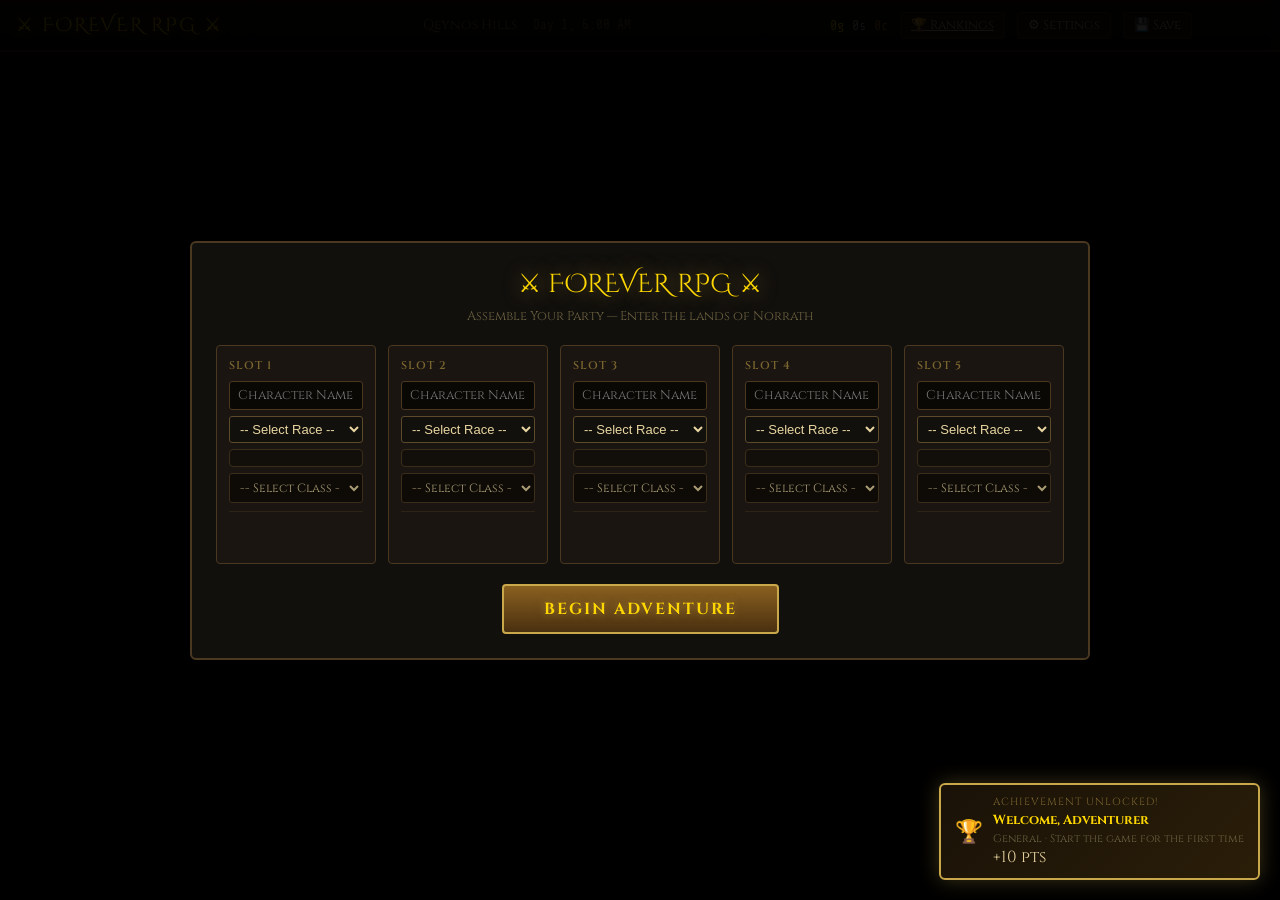
<file: index.html>
<!DOCTYPE html>
<html lang="en">
<head>
<meta charset="UTF-8">
<meta name="viewport" content="width=device-width, initial-scale=1.0">
<title>⚔ Forever RPG ⚔</title>
<link rel="stylesheet" href="css/style.css">
<link rel="stylesheet" href="css/tooltips.css">
<link rel="stylesheet" href="css/animations.css">
</head>
<body>

<!-- CHARACTER CREATION OVERLAY -->
<div id="creation-overlay">
  <div class="creation-container">
    <div class="creation-title">⚔ FOREVER RPG ⚔</div>
    <div class="creation-subtitle">Assemble Your Party — Enter the lands of Norrath</div>
    <div id="creation-slots"></div>
    <div class="creation-footer">
      <button id="begin-adventure-btn">Begin Adventure</button>
    </div>
  </div>
</div>

<!-- TOP BAR -->
<div id="top-bar">
  <div id="logo">⚔ FOREVER RPG ⚔</div>
  <div id="top-center">
    <span id="current-zone-name">Qeynos Hills</span>
    <span id="game-clock">Day 1, 6:00 AM</span>
  </div>
  <div id="top-right">
    <div id="wallet"><span class="gold-amount">0g</span><span class="silver-amount">0s</span><span class="copper-amount">0c</span></div>
    <!-- NOTE: This game must be served via a local HTTP server (e.g. VS Code Live Server,
         `npx serve`, or `python -m http.server`) — do NOT open index.html directly as a
         file:// URL, as browsers treat every file:// path as a unique security origin and
         may block cross-origin loads and other features. -->
    <a href="ranking.html" target="_blank" rel="noopener noreferrer" class="top-btn">🏆 Rankings</a>
    <button class="top-btn" id="settings-btn">⚙ Settings</button>
    <button class="top-btn" id="save-btn">💾 Save</button>
    <span id="save-indicator"></span>
  </div>
</div>

<!-- MAIN GAME CONTAINER -->
<div id="game-container" style="display:none">

  <!-- LEFT SIDEBAR -->
  <div id="left-sidebar">
    <div class="panel" id="zone-panel">
      <div class="panel-header">
        <span class="panel-title">📍 Zone</span>
        <button class="collapse-btn">▲</button>
      </div>
      <div class="panel-body" style="padding:0">
        <div id="zone-minimap"></div>
        <div id="zone-info"></div>
      </div>
    </div>

    <div class="panel" id="party-panel">
      <div class="panel-header">
        <span class="panel-title">⚔ Party</span>
        <button class="collapse-btn">▲</button>
      </div>
      <div class="panel-body" style="padding:0">
        <div id="party-roster"></div>
      </div>
    </div>

    <div class="panel" id="kills-panel">
      <div class="panel-header">
        <span class="panel-title">💀 Kill Count</span>
        <button class="collapse-btn">▲</button>
      </div>
      <div class="panel-body">
        <div id="kill-counts"></div>
      </div>
    </div>

    <div class="panel" id="who-online-panel">
      <div class="panel-header">
        <span class="panel-title">👥 Who's Online</span>
        <button class="collapse-btn">▲</button>
      </div>
      <div class="panel-body" style="padding:0">
        <div id="who-online-list"></div>
      </div>
    </div>

    <div class="panel" id="monster-log-panel">
      <div class="panel-header">
        <span class="panel-title">📖 Monster Log</span>
        <button class="collapse-btn">▲</button>
      </div>
      <div class="panel-body" id="monster-log-body"></div>
    </div>

    <div class="panel" id="quest-log-panel">
      <div class="panel-header">
        <span class="panel-title">📜 Quest Log</span>
        <button class="collapse-btn">▲</button>
      </div>
      <div class="panel-body" style="padding:0">
        <div id="quest-log"></div>
      </div>
    </div>
  </div>

  <!-- CENTER PANEL -->
  <div id="center-panel">
    <!-- City Panel (shown when in Qeynos) -->
    <div id="city-panel" style="display:none">
      <div class="city-panel-header">🏙 Qeynos — The City of Honor</div>
      <div id="city-online-count"></div>
      <div id="city-revive-section"></div>
      <div class="city-tabs">
        <button class="city-tab-btn active" data-city-tab="bank">🏦 Bank</button>
        <button class="city-tab-btn" data-city-tab="market">🛒 Market</button>
        <button class="city-tab-btn" data-city-tab="guild">⚔ Guild</button>
        <button class="city-tab-btn" data-city-tab="players">👥 Players</button>
        <button class="city-tab-btn" data-city-tab="leaderboard">🏆 Rankings</button>
        <button class="city-tab-btn" data-city-tab="tradeskills">🔨 Tradeskills</button>
        <button class="city-tab-btn" data-city-tab="gathering">⛏️ Gathering</button>
      </div>
      <div id="city-tab-bank"        class="city-tab-content"></div>
      <div id="city-tab-market"      class="city-tab-content" style="display:none"></div>
      <div id="city-tab-guild"       class="city-tab-content" style="display:none"></div>
      <div id="city-tab-players"     class="city-tab-content" style="display:none"></div>
      <div id="city-tab-leaderboard" class="city-tab-content" style="display:none"></div>
      <div id="city-tab-tradeskills" class="city-tab-content" style="display:none"></div>
      <div id="city-tab-gathering"   class="city-tab-content" style="display:none"></div>
    </div>

    <div id="world-feed"></div>

    <div id="combat-area">
      <div id="enemy-list"><div class="no-enemy">Select an enemy below to begin combat</div></div>
      <button id="stop-combat-btn" class="btn-stop-combat" title="Stop fighting and stand down" disabled>⛔ Stop Fighting</button>
      <div class="combat-btn-row">
        <button id="sit-btn" class="btn-sit" title="Sit to meditate and recover mana faster" disabled>🧘 Sit</button>
        <button id="pull-btn" class="btn-pull" title="Send puller to fetch the selected enemy" disabled>🎯 Pull</button>
        <button id="set-camp-btn" class="btn-camp" title="Set camp on selected enemy">⛺ Set Camp</button>
        <button id="descend-btn" class="btn-descend" title="Descend to the next dungeon floor" style="display:none">⬇ Descend</button>
      </div>
      <div id="camp-indicator" style="display:none"></div>
    </div>

    <!-- SPELL HOTBAR -->
    <div id="hotbar-container">
      <div id="hotbar"></div>
      <div id="hotbar-char-label"></div>
    </div>

    <div id="combat-log-container">
      <div id="combat-log-header">⚔ Combat Log</div>
      <div id="combat-log-tabs"></div>
      <div id="combat-log"></div>
    </div>

    <div id="zone-chat-container">
      <div id="zone-chat-header">💬 Zone Chat</div>
      <div id="zone-chat-log"></div>
    </div>

    <div id="loot-display"></div>

    <div id="enemy-grid-container">
      <div id="enemy-grid-header">⚔ Select Enemy</div>
      <div id="enemy-grid"></div>
    </div>
  </div>

  <!-- RIGHT SIDEBAR -->
  <div id="right-sidebar">
    <div class="panel" id="inspect-panel">
      <div class="panel-header">
        <span class="panel-title">👤 Character</span>
        <button class="collapse-btn">▲</button>
      </div>
      <div class="panel-body" style="padding:0">
        <div id="char-inspect"></div>
      </div>
    </div>

    <div class="panel" id="stats-panel-wrap">
      <div class="panel-header">
        <span class="panel-title">📊 Stats</span>
        <button class="collapse-btn">▲</button>
      </div>
      <div class="panel-body" style="padding:0">
        <div id="stats-panel"></div>
      </div>
    </div>

    <div class="panel" id="equip-panel-wrap">
      <div class="panel-header">
        <span class="panel-title">🗡 Equipment</span>
        <button class="collapse-btn">▲</button>
      </div>
      <div class="panel-body" style="padding:0">
        <div id="equipment-panel"></div>
      </div>
    </div>

    <div class="panel" id="spells-panel-wrap">
      <div class="panel-header">
        <span class="panel-title">✨ Abilities</span>
        <button class="collapse-btn">▲</button>
      </div>
      <div class="panel-body" style="padding:0">
        <div id="spells-panel"></div>
      </div>
    </div>

    <div class="panel" id="inventory-panel-wrap">
      <div class="panel-header">
        <span class="panel-title">🎒 Inventory</span>
        <button class="collapse-btn">▲</button>
      </div>
      <div class="panel-body">
        <div id="inventory-panel"></div>
      </div>
    </div>
  </div>

</div>

<!-- SETTINGS PANEL -->
<div id="settings-panel">
  <div class="settings-title">⚙ Settings</div>
  <div class="settings-row">
    <span class="settings-label">Auto-Loot</span>
    <input type="checkbox" id="autoloot-toggle" checked>
  </div>
  <div class="settings-row">
    <span class="settings-label">Combat Speed (ms)</span>
    <input type="range" id="combat-speed-slider" min="500" max="5000" step="500" value="2000">
  </div>
  <button class="settings-btn" id="export-save-btn">📤 Export Save</button>
  <button class="settings-btn" id="import-save-btn">📥 Import Save</button>
  <button class="settings-btn danger" id="delete-save-btn">🗑 Delete Save</button>
  <button class="settings-btn danger hard-reset" id="hard-reset-btn">🔴 Hard Reset (BETA ONLY)</button>
</div>

<!-- ACHIEVEMENT TOAST CONTAINER -->
<div id="achievement-toast-container"></div>

<!-- MODALS -->
<div class="modal" id="offline-modal"></div>

<div class="modal" id="export-modal">
  <div class="modal-content">
    <button class="modal-close">✕</button>
    <h2>Export Save</h2>
    <p>Copy this text to back up your save:</p>
    <textarea class="modal-textarea" id="export-textarea" readonly></textarea>
    <button class="btn-primary" id="export-copy-btn">Copy</button>
  </div>
</div>

<div class="modal" id="import-modal">
  <div class="modal-content">
    <button class="modal-close">✕</button>
    <h2>Import Save</h2>
    <p>Paste your exported save data below:</p>
    <textarea class="modal-textarea" id="import-textarea" placeholder="Paste save data here..."></textarea>
    <button class="btn-primary" id="import-submit-btn">Import</button>
  </div>
</div>

<div class="modal" id="ghost-inspect-modal" style="display:none">
  <div class="modal-content">
    <!-- Populated dynamically by showGhostInspectModal() in players.js -->
  </div>
</div>

<div class="modal" id="examine-modal" style="display:none">
  <div class="modal-content">
    <!-- Populated dynamically by showExamineModal() in ui.js -->
  </div>
</div>

<div class="modal" id="spell-examine-modal" style="display:none">
  <div class="modal-content">
    <!-- Populated dynamically by showSpellExamineModal() in ui.js -->
  </div>
</div>

<div class="modal" id="member-examine-modal" style="display:none">
  <div class="modal-content">
    <!-- Populated dynamically by showMemberExamineModal() in ui.js -->
  </div>
</div>

<!-- SCRIPTS — load order matters -->
<script src="js/races.js"></script>
<script src="js/classes.js"></script>
<script src="js/items.js"></script>
<script src="js/tradeskills.js"></script>
<script src="js/tradeskills-ui.js"></script>
<script src="js/gathering.js"></script>
<script src="js/gathering-ui.js"></script>
<script src="js/enemies.js"></script>
<script src="js/zones.js"></script>
<script src="js/sprites.js"></script>
<script src="js/stats.js"></script>
<script src="js/skills.js"></script>
<script src="js/party.js"></script>
<script src="js/pets.js"></script>
<script src="js/combat.js"></script>
<script src="js/city.js"></script>
<script src="js/save.js"></script>
<script src="js/tooltips.js"></script>
<script src="js/achievements.js"></script>
<script src="js/players.js"></script>
<script src="js/guilds.js"></script>
<script src="js/quests.js"></script>
<script src="js/quests-ui.js"></script>
<script src="js/ui.js"></script>
<script src="js/drag.js"></script>
<script src="js/game.js"></script>

</body>
</html>
</file>
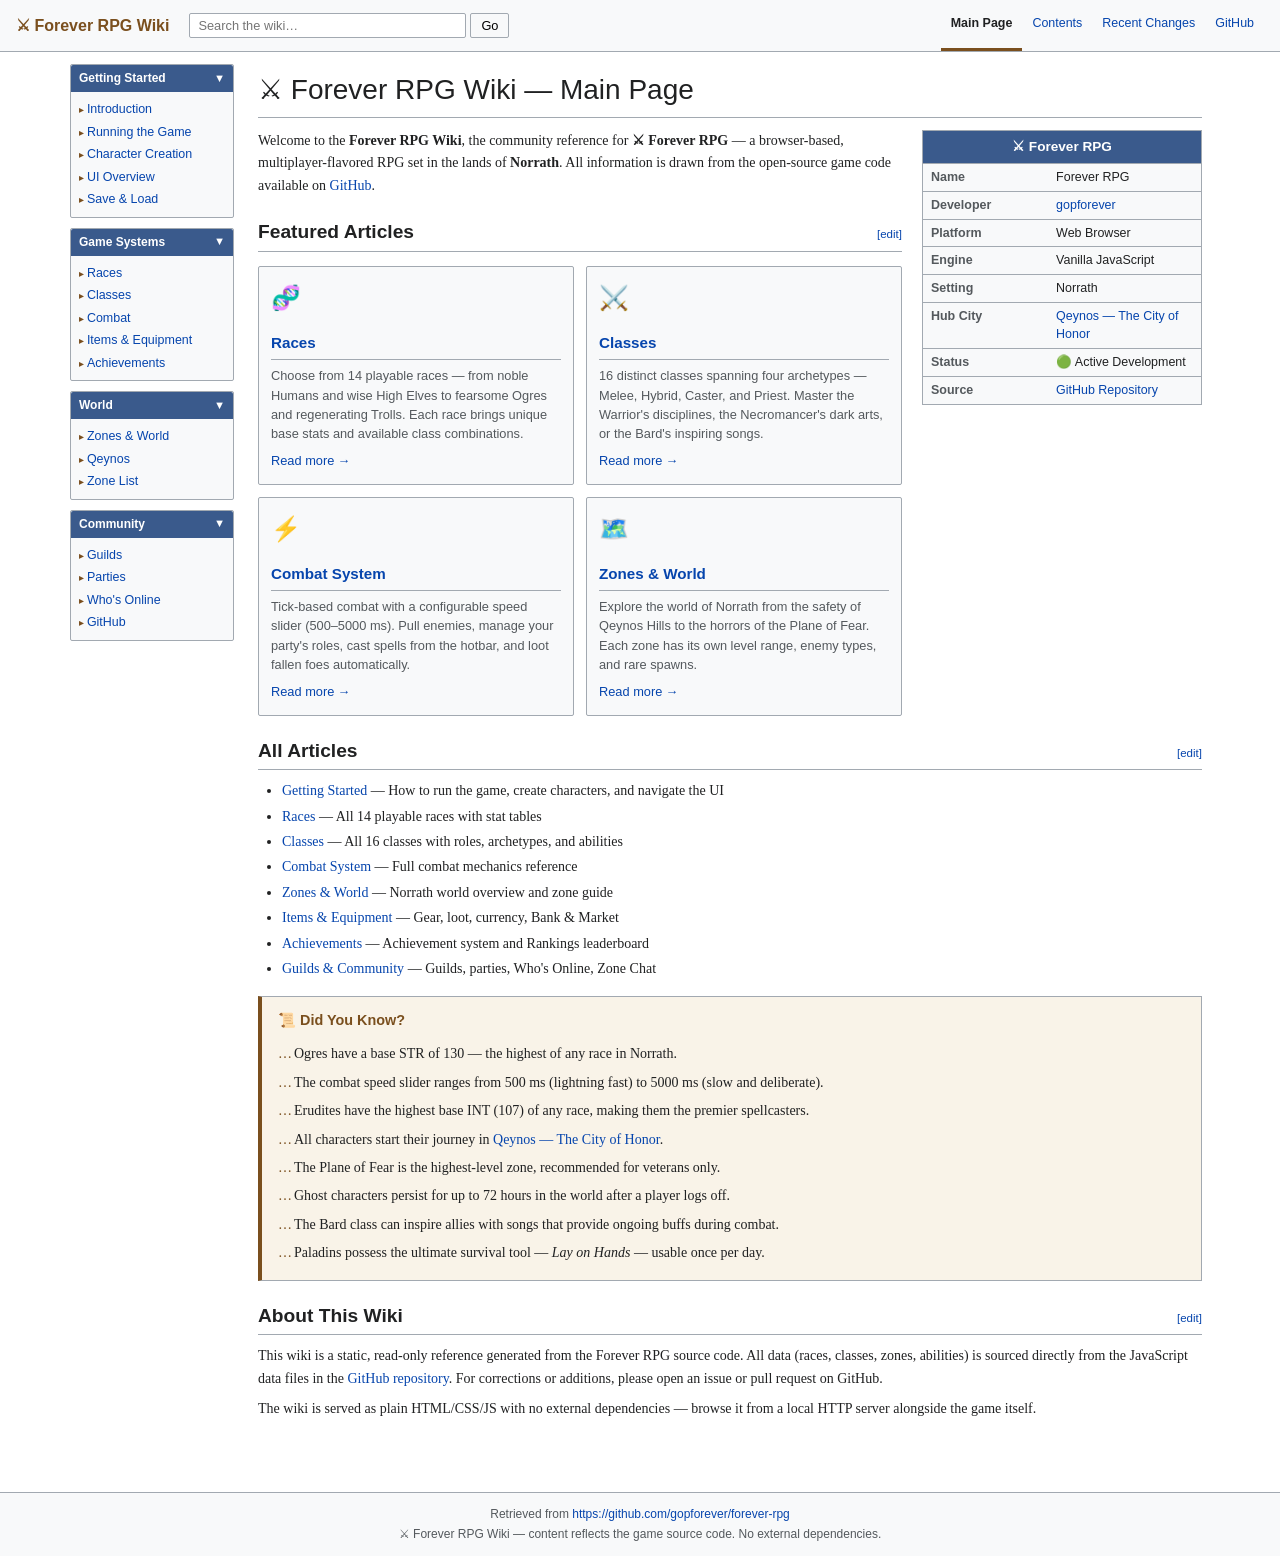
<file: wiki/index.html>
<!DOCTYPE html>
<html lang="en">
<head>
  <meta charset="UTF-8">
  <meta name="viewport" content="width=device-width, initial-scale=1.0">
  <title>Forever RPG Wiki</title>
  <link rel="stylesheet" href="./wiki.css">
</head>
<body>

<!-- ── Top Navigation Bar ─────────────────────────────────── -->
<nav class="wiki-topbar">
  <a href="./index.html" class="wiki-logo">⚔ Forever RPG Wiki</a>
  <form id="wiki-search-form" class="wiki-topbar-search" role="search">
    <input type="search" placeholder="Search the wiki…" aria-label="Search">
    <button type="submit">Go</button>
  </form>
  <ul class="wiki-topnav">
    <li><a href="./index.html">Main Page</a></li>
    <li><a href="./getting-started.html">Contents</a></li>
    <li><a href="./index.html#recent-changes">Recent Changes</a></li>
    <li><a href="https://github.com/gopforever/forever-rpg" target="_blank" rel="noopener">GitHub</a></li>
  </ul>
</nav>

<!-- ── Page Body ──────────────────────────────────────────── -->
<div class="wiki-body">

  <!-- Left Sidebar -->
  <aside class="wiki-sidebar">

    <div class="wiki-sidebar-portal">
      <div class="wiki-sidebar-portal-header">
        Getting Started <span class="toggle-icon">▼</span>
      </div>
      <div class="wiki-sidebar-portal-body">
        <ul>
          <li><a href="./getting-started.html">Introduction</a></li>
          <li><a href="./getting-started.html#running-the-game">Running the Game</a></li>
          <li><a href="./getting-started.html#character-creation">Character Creation</a></li>
          <li><a href="./getting-started.html#ui-overview">UI Overview</a></li>
          <li><a href="./getting-started.html#save-load">Save &amp; Load</a></li>
        </ul>
      </div>
    </div>

    <div class="wiki-sidebar-portal">
      <div class="wiki-sidebar-portal-header">
        Game Systems <span class="toggle-icon">▼</span>
      </div>
      <div class="wiki-sidebar-portal-body">
        <ul>
          <li><a href="./races.html">Races</a></li>
          <li><a href="./classes.html">Classes</a></li>
          <li><a href="./combat.html">Combat</a></li>
          <li><a href="./items.html">Items &amp; Equipment</a></li>
          <li><a href="./achievements.html">Achievements</a></li>
        </ul>
      </div>
    </div>

    <div class="wiki-sidebar-portal">
      <div class="wiki-sidebar-portal-header">
        World <span class="toggle-icon">▼</span>
      </div>
      <div class="wiki-sidebar-portal-body">
        <ul>
          <li><a href="./zones.html">Zones &amp; World</a></li>
          <li><a href="./zones.html#qeynos">Qeynos</a></li>
          <li><a href="./zones.html#zone-list">Zone List</a></li>
        </ul>
      </div>
    </div>

    <div class="wiki-sidebar-portal">
      <div class="wiki-sidebar-portal-header">
        Community <span class="toggle-icon">▼</span>
      </div>
      <div class="wiki-sidebar-portal-body">
        <ul>
          <li><a href="./guilds.html">Guilds</a></li>
          <li><a href="./guilds.html#party-system">Parties</a></li>
          <li><a href="./guilds.html#whos-online">Who's Online</a></li>
          <li><a href="https://github.com/gopforever/forever-rpg" target="_blank" rel="noopener">GitHub</a></li>
        </ul>
      </div>
    </div>

  </aside>

  <!-- Main Content -->
  <main class="wiki-content">

    <h1>⚔ Forever RPG Wiki — Main Page</h1>

    <!-- Infobox -->
    <div class="infobox">
      <div class="infobox-title">⚔ Forever RPG</div>
      <table>
        <tr><td>Name</td><td>Forever RPG</td></tr>
        <tr><td>Developer</td><td><a href="https://github.com/gopforever" target="_blank" rel="noopener">gopforever</a></td></tr>
        <tr><td>Platform</td><td>Web Browser</td></tr>
        <tr><td>Engine</td><td>Vanilla JavaScript</td></tr>
        <tr><td>Setting</td><td>Norrath</td></tr>
        <tr><td>Hub City</td><td><a href="./zones.html#qeynos">Qeynos — The City of Honor</a></td></tr>
        <tr><td>Status</td><td>🟢 Active Development</td></tr>
        <tr><td>Source</td><td><a href="https://github.com/gopforever/forever-rpg" target="_blank" rel="noopener">GitHub Repository</a></td></tr>
      </table>
    </div>

    <p>
      Welcome to the <b>Forever RPG Wiki</b>, the community reference for <b>⚔ Forever RPG</b> — a browser-based,
      multiplayer-flavored RPG set in the lands of <b>Norrath</b>. All information is drawn from the open-source
      game code available on <a href="https://github.com/gopforever/forever-rpg" target="_blank" rel="noopener">GitHub</a>.
    </p>

    <!-- Featured Articles -->
    <div class="article-section" id="featured">
      <h2>Featured Articles <a href="#featured" class="edit-link">edit</a></h2>
      <div class="featured-article-grid">
        <div class="featured-card">
          <div class="featured-icon">🧬</div>
          <h3><a href="./races.html">Races</a></h3>
          <p>Choose from 14 playable races — from noble Humans and wise High Elves to fearsome Ogres and regenerating Trolls. Each race brings unique base stats and available class combinations.</p>
          <a href="./races.html">Read more →</a>
        </div>
        <div class="featured-card">
          <div class="featured-icon">⚔️</div>
          <h3><a href="./classes.html">Classes</a></h3>
          <p>16 distinct classes spanning four archetypes — Melee, Hybrid, Caster, and Priest. Master the Warrior's disciplines, the Necromancer's dark arts, or the Bard's inspiring songs.</p>
          <a href="./classes.html">Read more →</a>
        </div>
        <div class="featured-card">
          <div class="featured-icon">⚡</div>
          <h3><a href="./combat.html">Combat System</a></h3>
          <p>Tick-based combat with a configurable speed slider (500–5000 ms). Pull enemies, manage your party's roles, cast spells from the hotbar, and loot fallen foes automatically.</p>
          <a href="./combat.html">Read more →</a>
        </div>
        <div class="featured-card">
          <div class="featured-icon">🗺️</div>
          <h3><a href="./zones.html">Zones &amp; World</a></h3>
          <p>Explore the world of Norrath from the safety of Qeynos Hills to the horrors of the Plane of Fear. Each zone has its own level range, enemy types, and rare spawns.</p>
          <a href="./zones.html">Read more →</a>
        </div>
      </div>
    </div>

    <!-- Quick Links -->
    <div class="article-section" id="quick-links">
      <h2>All Articles <a href="#quick-links" class="edit-link">edit</a></h2>
      <ul>
        <li><a href="./getting-started.html">Getting Started</a> — How to run the game, create characters, and navigate the UI</li>
        <li><a href="./races.html">Races</a> — All 14 playable races with stat tables</li>
        <li><a href="./classes.html">Classes</a> — All 16 classes with roles, archetypes, and abilities</li>
        <li><a href="./combat.html">Combat System</a> — Full combat mechanics reference</li>
        <li><a href="./zones.html">Zones &amp; World</a> — Norrath world overview and zone guide</li>
        <li><a href="./items.html">Items &amp; Equipment</a> — Gear, loot, currency, Bank &amp; Market</li>
        <li><a href="./achievements.html">Achievements</a> — Achievement system and Rankings leaderboard</li>
        <li><a href="./guilds.html">Guilds &amp; Community</a> — Guilds, parties, Who's Online, Zone Chat</li>
      </ul>
    </div>

    <!-- Did You Know -->
    <div class="did-you-know">
      <h3>📜 Did You Know?</h3>
      <ul>
        <li>Ogres have a base STR of 130 — the highest of any race in Norrath.</li>
        <li>The combat speed slider ranges from 500 ms (lightning fast) to 5000 ms (slow and deliberate).</li>
        <li>Erudites have the highest base INT (107) of any race, making them the premier spellcasters.</li>
        <li>All characters start their journey in <a href="./zones.html#qeynos">Qeynos — The City of Honor</a>.</li>
        <li>The Plane of Fear is the highest-level zone, recommended for veterans only.</li>
        <li>Ghost characters persist for up to 72 hours in the world after a player logs off.</li>
        <li>The Bard class can inspire allies with songs that provide ongoing buffs during combat.</li>
        <li>Paladins possess the ultimate survival tool — <em>Lay on Hands</em> — usable once per day.</li>
      </ul>
    </div>

    <!-- Recent Changes stub -->
    <div class="article-section" id="recent-changes">
      <h2>About This Wiki <a href="#recent-changes" class="edit-link">edit</a></h2>
      <p>
        This wiki is a static, read-only reference generated from the Forever RPG source code.
        All data (races, classes, zones, abilities) is sourced directly from the JavaScript data files
        in the <a href="https://github.com/gopforever/forever-rpg" target="_blank" rel="noopener">GitHub repository</a>.
        For corrections or additions, please open an issue or pull request on GitHub.
      </p>
      <p>
        The wiki is served as plain HTML/CSS/JS with no external dependencies — browse it from a local HTTP server
        alongside the game itself.
      </p>
    </div>

  </main>
</div>

<!-- Footer -->
<footer class="wiki-footer">
  <p>Retrieved from <a href="https://github.com/gopforever/forever-rpg" target="_blank" rel="noopener">https://github.com/gopforever/forever-rpg</a></p>
  <p>⚔ Forever RPG Wiki — content reflects the game source code. No external dependencies.</p>
</footer>

<script src="./wiki.js"></script>
</body>
</html>
</file>
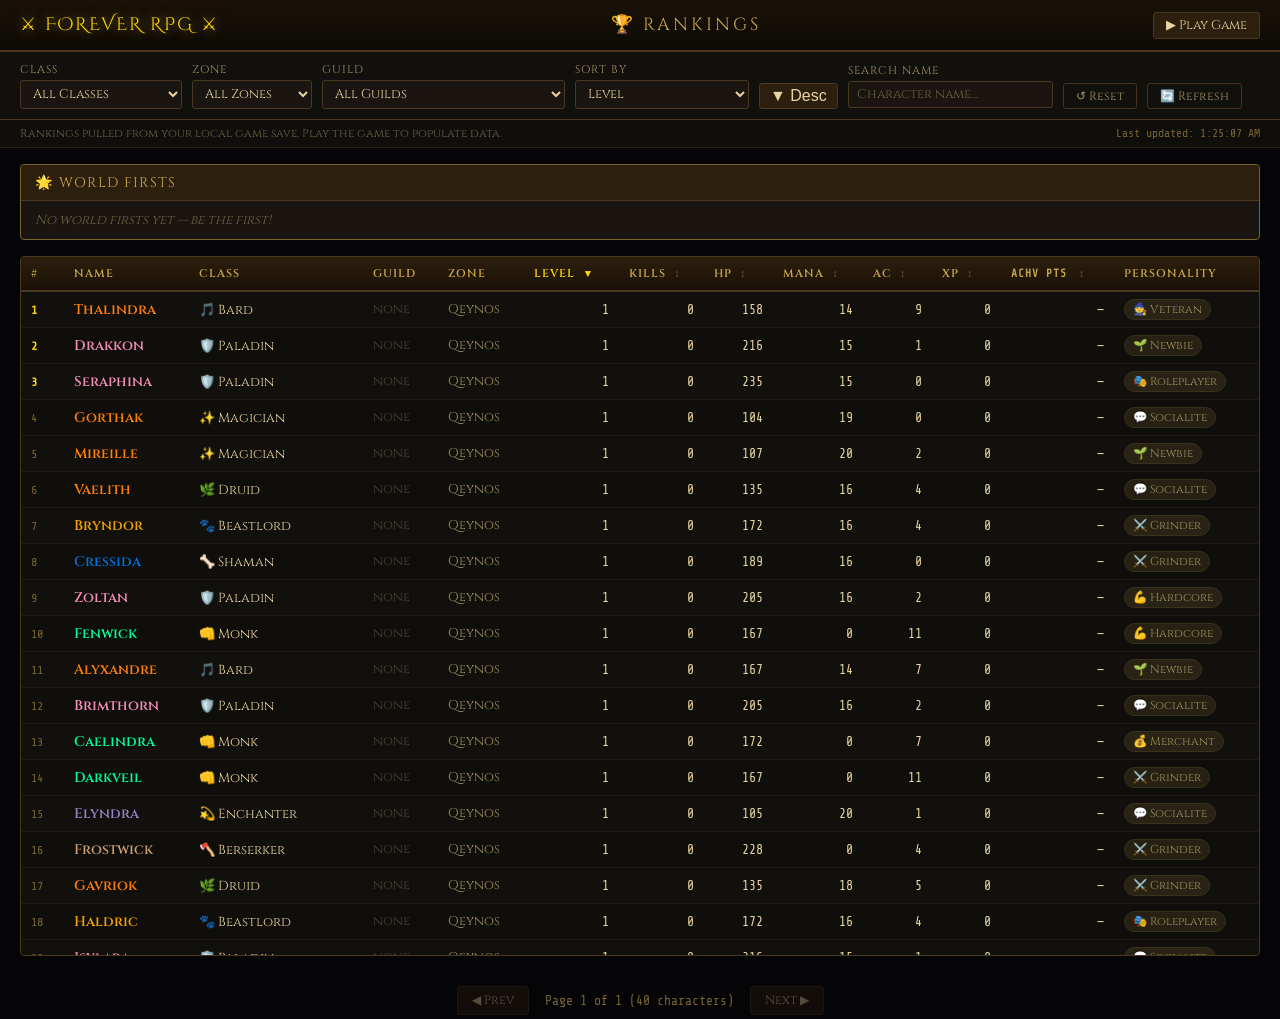
<file: ranking.html>
<!DOCTYPE html>
<html lang="en">
<head>
<meta charset="UTF-8">
<meta name="viewport" content="width=device-width, initial-scale=1.0">
<title>🏆 Forever RPG — Rankings</title>
<link rel="stylesheet" href="css/ranking.css">
</head>
<body>

<!-- TOP BAR -->
<div id="rank-top-bar">
  <a id="rank-logo" href="index.html">⚔ FOREVER RPG ⚔</a>
  <div id="rank-title">🏆 Rankings</div>
  <div id="rank-top-right">
    <a href="index.html" class="rank-top-btn">▶ Play Game</a>
  </div>
</div>

<!-- FILTER BAR -->
<div id="rank-filter-bar">

  <div class="rank-filter-group">
    <label for="rc-filter-class">Class</label>
    <select id="rc-filter-class" class="rank-select">
      <option value="">All Classes</option>
      <option value="warrior">⚔️ Warrior</option>
      <option value="paladin">🛡️ Paladin</option>
      <option value="shadowknight">💀 Shadowknight</option>
      <option value="ranger">🏹 Ranger</option>
      <option value="rogue">🗡️ Rogue</option>
      <option value="bard">🎵 Bard</option>
      <option value="monk">👊 Monk</option>
      <option value="wizard">🔮 Wizard</option>
      <option value="magician">✨ Magician</option>
      <option value="enchanter">💫 Enchanter</option>
      <option value="necromancer">☠️ Necromancer</option>
      <option value="cleric">✝️ Cleric</option>
      <option value="druid">🌿 Druid</option>
      <option value="shaman">🦴 Shaman</option>
      <option value="beastlord">🐾 Beastlord</option>
      <option value="berserker">🪓 Berserker</option>
    </select>
  </div>

  <div class="rank-filter-group">
    <label for="rc-filter-zone">Zone</label>
    <select id="rc-filter-zone" class="rank-select">
      <option value="">All Zones</option>
    </select>
  </div>

  <div class="rank-filter-group">
    <label for="rc-filter-guild">Guild</label>
    <select id="rc-filter-guild" class="rank-select">
      <option value="">All Guilds</option>
    </select>
  </div>

  <div class="rank-filter-group">
    <label for="rc-sort-by">Sort By</label>
    <select id="rc-sort-by" class="rank-select">
      <option value="level">Level</option>
      <option value="kills">Kills</option>
      <option value="xp">XP</option>
      <option value="gold">Gold</option>
      <option value="aa" disabled>AA (not tracked)</option>
      <option value="hp">HP</option>
      <option value="mana">Mana</option>
      <option value="ac">AC</option>
      <option value="achievementPts">Achievement Points</option>
    </select>
  </div>

  <button id="rank-sort-dir-btn">▼ Desc</button>

  <div class="rank-filter-group">
    <label for="rc-search">Search Name</label>
    <input id="rc-search" class="rank-input" type="text" placeholder="Character name…">
  </div>

  <button id="rank-reset-btn">↺ Reset</button>
  <button id="rank-refresh-btn">🔄 Refresh</button>

</div>

<!-- NOTICE BAR -->
<div id="rank-notice">
  <span>Rankings pulled from your local game save. Play the game to populate data.</span>
  <span id="rank-last-updated">Last updated: —</span>
</div>

<!-- MAIN CONTENT (table injected here by JS) -->
<div id="rank-main">
  <div id="rank-world-firsts"></div>
  <div id="rc-content"></div>
</div>

<!-- PAGINATION -->
<div id="rank-pagination" style="display:none">
  <button class="rank-page-btn" id="rc-prev-btn" disabled>◀ Prev</button>
  <span id="rank-page-indicator">Page 1 of 1</span>
  <button class="rank-page-btn" id="rc-next-btn" disabled>Next ▶</button>
</div>

<script src="js/ranking.js"></script>
</body>
</html>
</file>
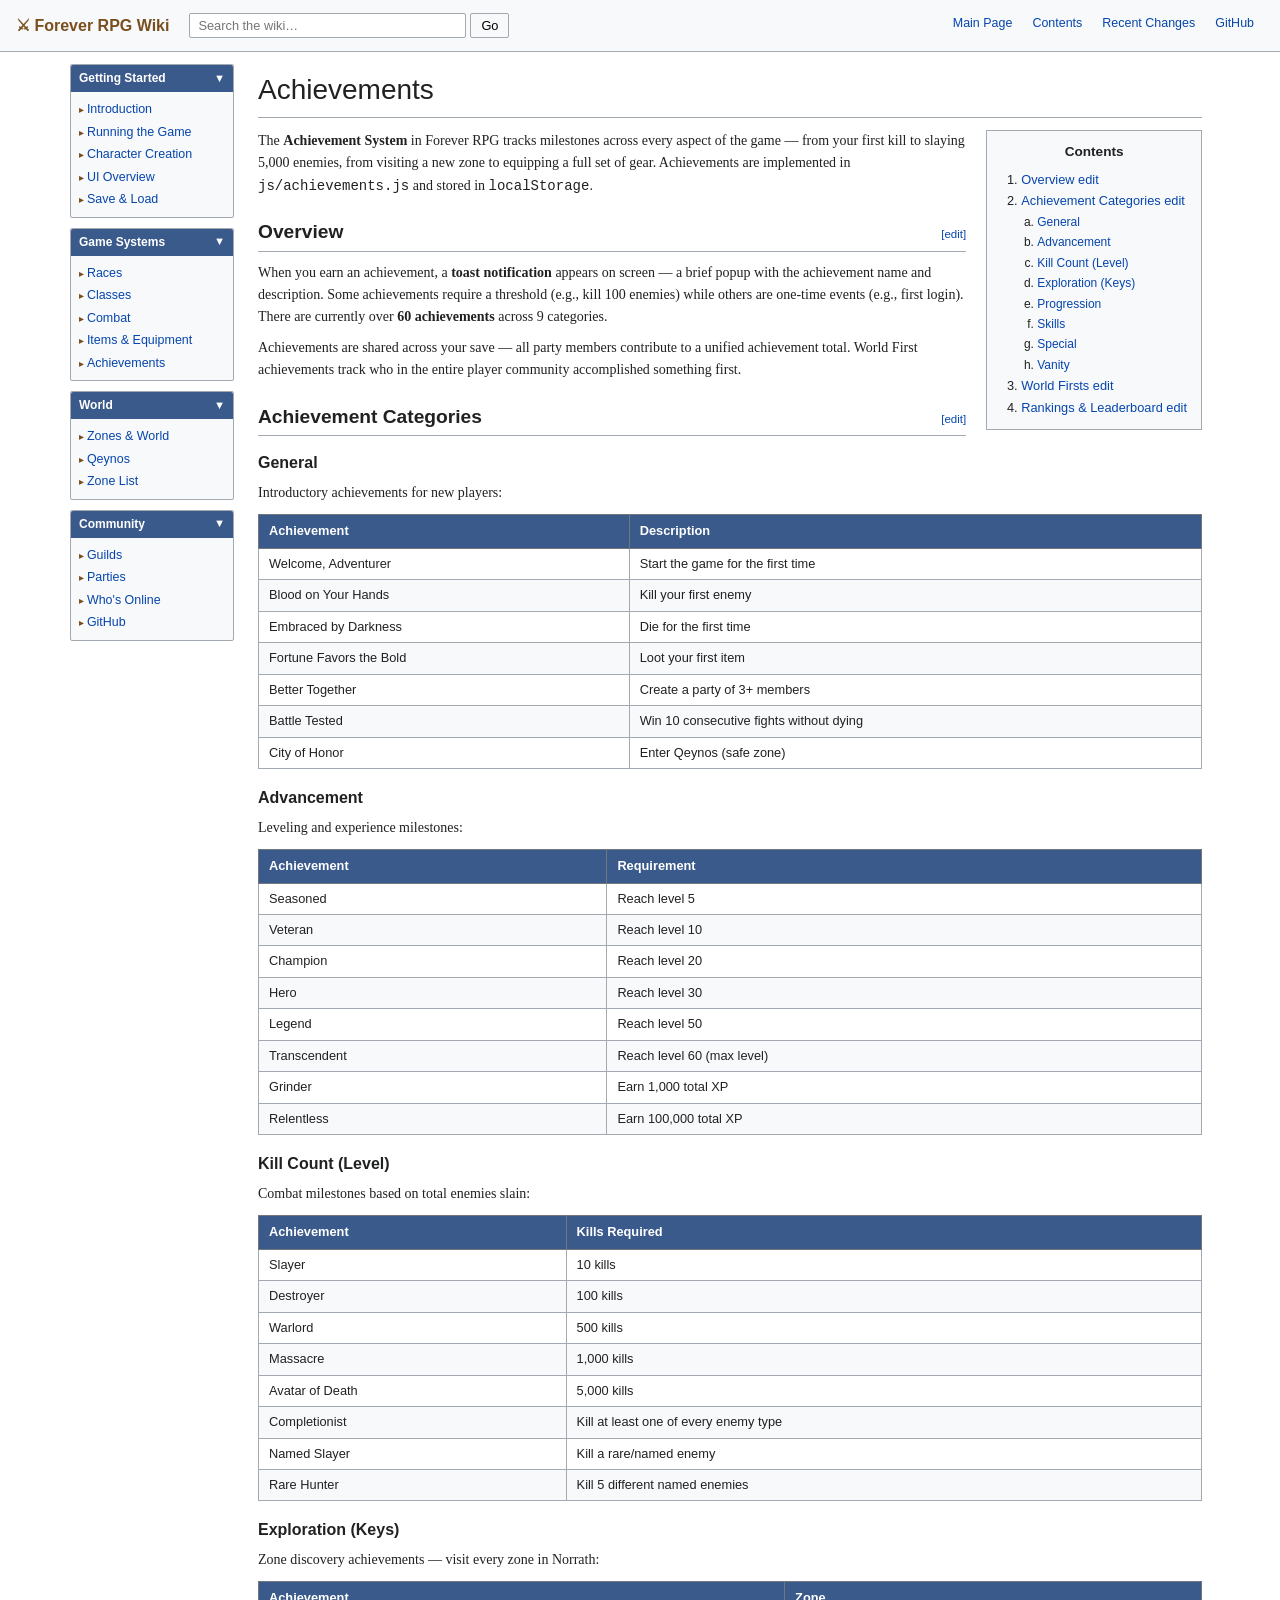
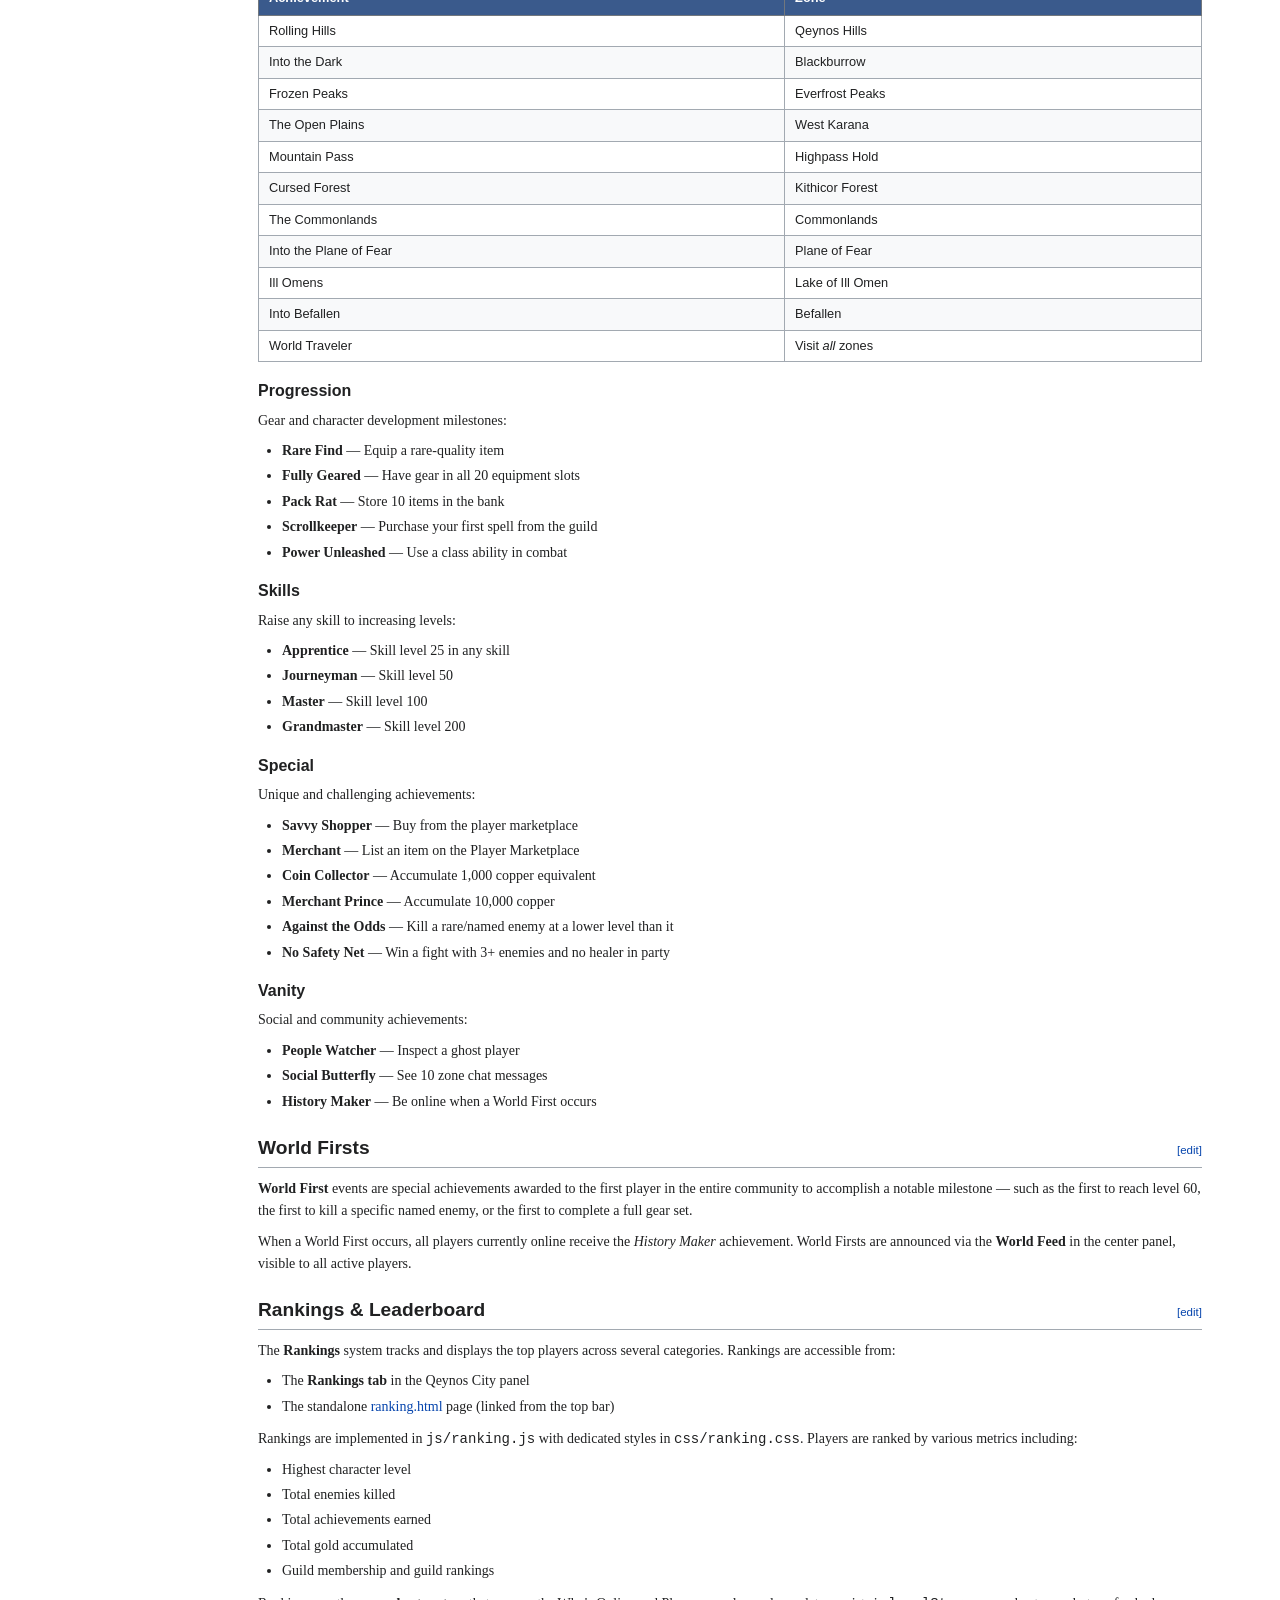
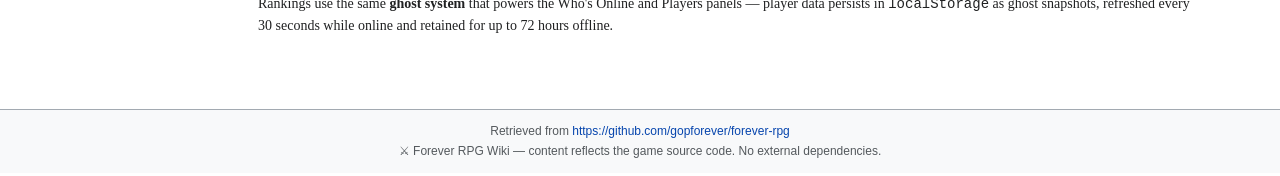
<file: wiki/achievements.html>
<!DOCTYPE html>
<html lang="en">
<head>
  <meta charset="UTF-8">
  <meta name="viewport" content="width=device-width, initial-scale=1.0">
  <title>Achievements — Forever RPG Wiki</title>
  <link rel="stylesheet" href="./wiki.css">
</head>
<body>

<nav class="wiki-topbar">
  <a href="./index.html" class="wiki-logo">⚔ Forever RPG Wiki</a>
  <form id="wiki-search-form" class="wiki-topbar-search" role="search">
    <input type="search" placeholder="Search the wiki…" aria-label="Search">
    <button type="submit">Go</button>
  </form>
  <ul class="wiki-topnav">
    <li><a href="./index.html">Main Page</a></li>
    <li><a href="./getting-started.html">Contents</a></li>
    <li><a href="./index.html#recent-changes">Recent Changes</a></li>
    <li><a href="https://github.com/gopforever/forever-rpg" target="_blank" rel="noopener">GitHub</a></li>
  </ul>
</nav>

<div class="wiki-body">

  <aside class="wiki-sidebar">
    <div class="wiki-sidebar-portal">
      <div class="wiki-sidebar-portal-header">Getting Started <span class="toggle-icon">▼</span></div>
      <div class="wiki-sidebar-portal-body">
        <ul>
          <li><a href="./getting-started.html">Introduction</a></li>
          <li><a href="./getting-started.html#running-the-game">Running the Game</a></li>
          <li><a href="./getting-started.html#character-creation">Character Creation</a></li>
          <li><a href="./getting-started.html#ui-overview">UI Overview</a></li>
          <li><a href="./getting-started.html#save-load">Save &amp; Load</a></li>
        </ul>
      </div>
    </div>
    <div class="wiki-sidebar-portal">
      <div class="wiki-sidebar-portal-header">Game Systems <span class="toggle-icon">▼</span></div>
      <div class="wiki-sidebar-portal-body">
        <ul>
          <li><a href="./races.html">Races</a></li>
          <li><a href="./classes.html">Classes</a></li>
          <li><a href="./combat.html">Combat</a></li>
          <li><a href="./items.html">Items &amp; Equipment</a></li>
          <li><a href="./achievements.html">Achievements</a></li>
        </ul>
      </div>
    </div>
    <div class="wiki-sidebar-portal">
      <div class="wiki-sidebar-portal-header">World <span class="toggle-icon">▼</span></div>
      <div class="wiki-sidebar-portal-body">
        <ul>
          <li><a href="./zones.html">Zones &amp; World</a></li>
          <li><a href="./zones.html#qeynos">Qeynos</a></li>
          <li><a href="./zones.html#zone-list">Zone List</a></li>
        </ul>
      </div>
    </div>
    <div class="wiki-sidebar-portal">
      <div class="wiki-sidebar-portal-header">Community <span class="toggle-icon">▼</span></div>
      <div class="wiki-sidebar-portal-body">
        <ul>
          <li><a href="./guilds.html">Guilds</a></li>
          <li><a href="./guilds.html#party-system">Parties</a></li>
          <li><a href="./guilds.html#whos-online">Who's Online</a></li>
          <li><a href="https://github.com/gopforever/forever-rpg" target="_blank" rel="noopener">GitHub</a></li>
        </ul>
      </div>
    </div>
  </aside>

  <main class="wiki-content">

    <h1>Achievements</h1>

    <div class="toc" id="wiki-toc">
      <div class="toc-title">Contents</div>
    </div>

    <p>
      The <b>Achievement System</b> in Forever RPG tracks milestones across every aspect of the game —
      from your first kill to slaying 5,000 enemies, from visiting a new zone to equipping a full set
      of gear. Achievements are implemented in <code>js/achievements.js</code> and stored in
      <code>localStorage</code>.
    </p>

    <div class="article-section" id="overview">
      <h2>Overview <a href="#overview" class="edit-link">edit</a></h2>
      <p>
        When you earn an achievement, a <b>toast notification</b> appears on screen — a brief popup
        with the achievement name and description. Some achievements require a threshold (e.g., kill 100
        enemies) while others are one-time events (e.g., first login). There are currently over
        <b>60 achievements</b> across 9 categories.
      </p>
      <p>
        Achievements are shared across your save — all party members contribute to a unified achievement
        total. World First achievements track who in the entire player community accomplished something first.
      </p>
    </div>

    <div class="article-section" id="categories">
      <h2>Achievement Categories <a href="#categories" class="edit-link">edit</a></h2>

      <h3 id="general">General</h3>
      <p>Introductory achievements for new players:</p>
      <table class="wiki-table">
        <thead><tr><th>Achievement</th><th>Description</th></tr></thead>
        <tbody>
          <tr><td>Welcome, Adventurer</td><td>Start the game for the first time</td></tr>
          <tr><td>Blood on Your Hands</td><td>Kill your first enemy</td></tr>
          <tr><td>Embraced by Darkness</td><td>Die for the first time</td></tr>
          <tr><td>Fortune Favors the Bold</td><td>Loot your first item</td></tr>
          <tr><td>Better Together</td><td>Create a party of 3+ members</td></tr>
          <tr><td>Battle Tested</td><td>Win 10 consecutive fights without dying</td></tr>
          <tr><td>City of Honor</td><td>Enter Qeynos (safe zone)</td></tr>
        </tbody>
      </table>

      <h3 id="advancement">Advancement</h3>
      <p>Leveling and experience milestones:</p>
      <table class="wiki-table">
        <thead><tr><th>Achievement</th><th>Requirement</th></tr></thead>
        <tbody>
          <tr><td>Seasoned</td><td>Reach level 5</td></tr>
          <tr><td>Veteran</td><td>Reach level 10</td></tr>
          <tr><td>Champion</td><td>Reach level 20</td></tr>
          <tr><td>Hero</td><td>Reach level 30</td></tr>
          <tr><td>Legend</td><td>Reach level 50</td></tr>
          <tr><td>Transcendent</td><td>Reach level 60 (max level)</td></tr>
          <tr><td>Grinder</td><td>Earn 1,000 total XP</td></tr>
          <tr><td>Relentless</td><td>Earn 100,000 total XP</td></tr>
        </tbody>
      </table>

      <h3 id="kills">Kill Count (Level)</h3>
      <p>Combat milestones based on total enemies slain:</p>
      <table class="wiki-table">
        <thead><tr><th>Achievement</th><th>Kills Required</th></tr></thead>
        <tbody>
          <tr><td>Slayer</td><td>10 kills</td></tr>
          <tr><td>Destroyer</td><td>100 kills</td></tr>
          <tr><td>Warlord</td><td>500 kills</td></tr>
          <tr><td>Massacre</td><td>1,000 kills</td></tr>
          <tr><td>Avatar of Death</td><td>5,000 kills</td></tr>
          <tr><td>Completionist</td><td>Kill at least one of every enemy type</td></tr>
          <tr><td>Named Slayer</td><td>Kill a rare/named enemy</td></tr>
          <tr><td>Rare Hunter</td><td>Kill 5 different named enemies</td></tr>
        </tbody>
      </table>

      <h3 id="exploration">Exploration (Keys)</h3>
      <p>Zone discovery achievements — visit every zone in Norrath:</p>
      <table class="wiki-table">
        <thead><tr><th>Achievement</th><th>Zone</th></tr></thead>
        <tbody>
          <tr><td>Rolling Hills</td><td>Qeynos Hills</td></tr>
          <tr><td>Into the Dark</td><td>Blackburrow</td></tr>
          <tr><td>Frozen Peaks</td><td>Everfrost Peaks</td></tr>
          <tr><td>The Open Plains</td><td>West Karana</td></tr>
          <tr><td>Mountain Pass</td><td>Highpass Hold</td></tr>
          <tr><td>Cursed Forest</td><td>Kithicor Forest</td></tr>
          <tr><td>The Commonlands</td><td>Commonlands</td></tr>
          <tr><td>Into the Plane of Fear</td><td>Plane of Fear</td></tr>
          <tr><td>Ill Omens</td><td>Lake of Ill Omen</td></tr>
          <tr><td>Into Befallen</td><td>Befallen</td></tr>
          <tr><td>World Traveler</td><td>Visit <em>all</em> zones</td></tr>
        </tbody>
      </table>

      <h3 id="progression">Progression</h3>
      <p>Gear and character development milestones:</p>
      <ul>
        <li><b>Rare Find</b> — Equip a rare-quality item</li>
        <li><b>Fully Geared</b> — Have gear in all 20 equipment slots</li>
        <li><b>Pack Rat</b> — Store 10 items in the bank</li>
        <li><b>Scrollkeeper</b> — Purchase your first spell from the guild</li>
        <li><b>Power Unleashed</b> — Use a class ability in combat</li>
      </ul>

      <h3 id="skills-ach">Skills</h3>
      <p>Raise any skill to increasing levels:</p>
      <ul>
        <li><b>Apprentice</b> — Skill level 25 in any skill</li>
        <li><b>Journeyman</b> — Skill level 50</li>
        <li><b>Master</b> — Skill level 100</li>
        <li><b>Grandmaster</b> — Skill level 200</li>
      </ul>

      <h3 id="special">Special</h3>
      <p>Unique and challenging achievements:</p>
      <ul>
        <li><b>Savvy Shopper</b> — Buy from the player marketplace</li>
        <li><b>Merchant</b> — List an item on the Player Marketplace</li>
        <li><b>Coin Collector</b> — Accumulate 1,000 copper equivalent</li>
        <li><b>Merchant Prince</b> — Accumulate 10,000 copper</li>
        <li><b>Against the Odds</b> — Kill a rare/named enemy at a lower level than it</li>
        <li><b>No Safety Net</b> — Win a fight with 3+ enemies and no healer in party</li>
      </ul>

      <h3 id="vanity">Vanity</h3>
      <p>Social and community achievements:</p>
      <ul>
        <li><b>People Watcher</b> — Inspect a ghost player</li>
        <li><b>Social Butterfly</b> — See 10 zone chat messages</li>
        <li><b>History Maker</b> — Be online when a World First occurs</li>
      </ul>
    </div>

    <div class="article-section" id="world-firsts">
      <h2>World Firsts <a href="#world-firsts" class="edit-link">edit</a></h2>
      <p>
        <b>World First</b> events are special achievements awarded to the first player in the entire
        community to accomplish a notable milestone — such as the first to reach level 60, the first
        to kill a specific named enemy, or the first to complete a full gear set.
      </p>
      <p>
        When a World First occurs, all players currently online receive the <em>History Maker</em>
        achievement. World Firsts are announced via the <b>World Feed</b> in the center panel, visible
        to all active players.
      </p>
    </div>

    <div class="article-section" id="rankings">
      <h2>Rankings &amp; Leaderboard <a href="#rankings" class="edit-link">edit</a></h2>
      <p>
        The <b>Rankings</b> system tracks and displays the top players across several categories.
        Rankings are accessible from:
      </p>
      <ul>
        <li>The <b>Rankings tab</b> in the Qeynos City panel</li>
        <li>The standalone <a href="../ranking.html">ranking.html</a> page (linked from the top bar)</li>
      </ul>
      <p>
        Rankings are implemented in <code>js/ranking.js</code> with dedicated styles in
        <code>css/ranking.css</code>. Players are ranked by various metrics including:
      </p>
      <ul>
        <li>Highest character level</li>
        <li>Total enemies killed</li>
        <li>Total achievements earned</li>
        <li>Total gold accumulated</li>
        <li>Guild membership and guild rankings</li>
      </ul>
      <p>
        Rankings use the same <b>ghost system</b> that powers the Who's Online and Players panels —
        player data persists in <code>localStorage</code> as ghost snapshots, refreshed every 30 seconds
        while online and retained for up to 72 hours offline.
      </p>
    </div>

  </main>
</div>

<footer class="wiki-footer">
  <p>Retrieved from <a href="https://github.com/gopforever/forever-rpg" target="_blank" rel="noopener">https://github.com/gopforever/forever-rpg</a></p>
  <p>⚔ Forever RPG Wiki — content reflects the game source code. No external dependencies.</p>
</footer>

<script src="./wiki.js"></script>
</body>
</html>
</file>
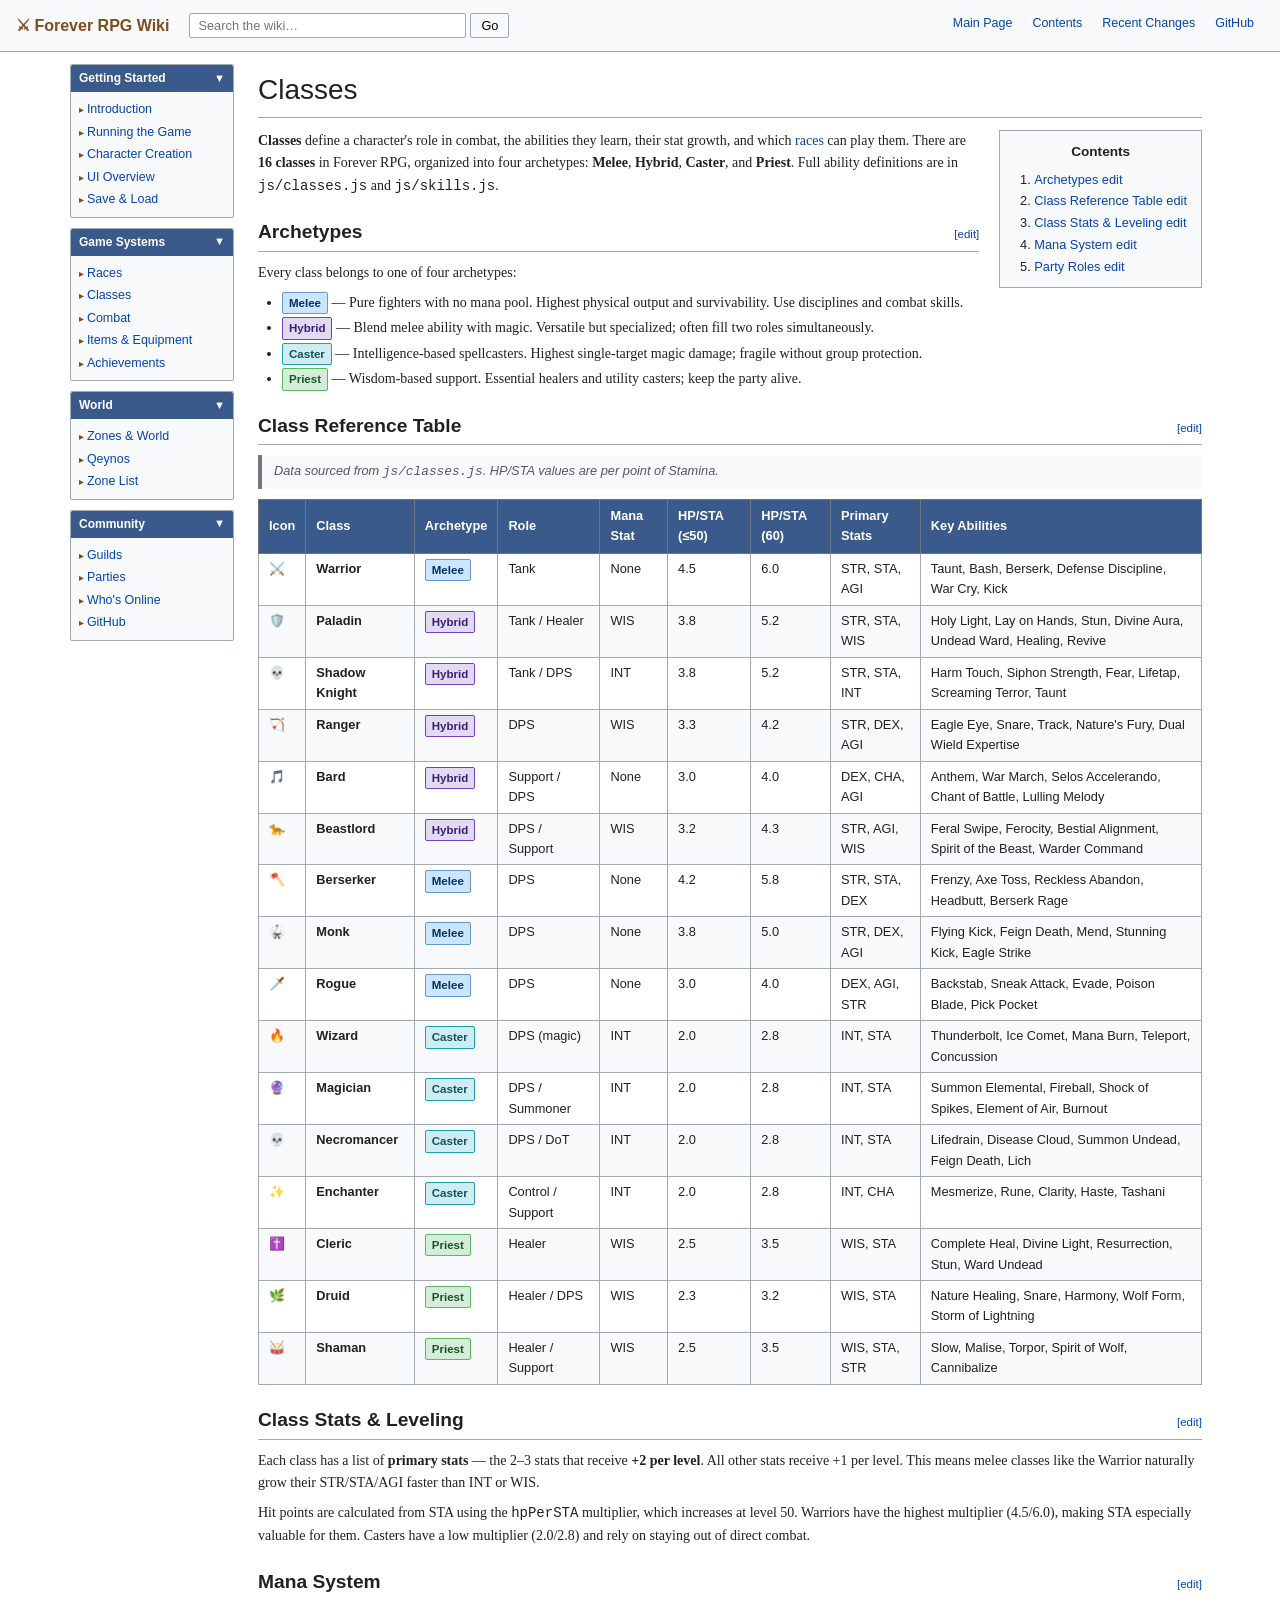
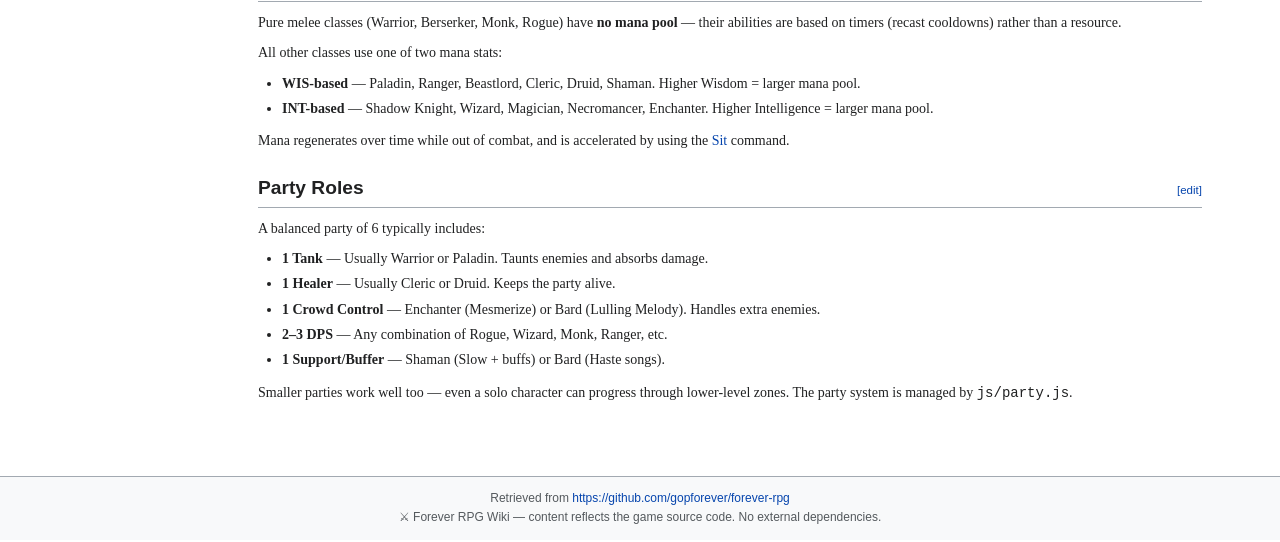
<file: wiki/classes.html>
<!DOCTYPE html>
<html lang="en">
<head>
  <meta charset="UTF-8">
  <meta name="viewport" content="width=device-width, initial-scale=1.0">
  <title>Classes — Forever RPG Wiki</title>
  <link rel="stylesheet" href="./wiki.css">
</head>
<body>

<nav class="wiki-topbar">
  <a href="./index.html" class="wiki-logo">⚔ Forever RPG Wiki</a>
  <form id="wiki-search-form" class="wiki-topbar-search" role="search">
    <input type="search" placeholder="Search the wiki…" aria-label="Search">
    <button type="submit">Go</button>
  </form>
  <ul class="wiki-topnav">
    <li><a href="./index.html">Main Page</a></li>
    <li><a href="./getting-started.html">Contents</a></li>
    <li><a href="./index.html#recent-changes">Recent Changes</a></li>
    <li><a href="https://github.com/gopforever/forever-rpg" target="_blank" rel="noopener">GitHub</a></li>
  </ul>
</nav>

<div class="wiki-body">

  <aside class="wiki-sidebar">
    <div class="wiki-sidebar-portal">
      <div class="wiki-sidebar-portal-header">Getting Started <span class="toggle-icon">▼</span></div>
      <div class="wiki-sidebar-portal-body">
        <ul>
          <li><a href="./getting-started.html">Introduction</a></li>
          <li><a href="./getting-started.html#running-the-game">Running the Game</a></li>
          <li><a href="./getting-started.html#character-creation">Character Creation</a></li>
          <li><a href="./getting-started.html#ui-overview">UI Overview</a></li>
          <li><a href="./getting-started.html#save-load">Save &amp; Load</a></li>
        </ul>
      </div>
    </div>
    <div class="wiki-sidebar-portal">
      <div class="wiki-sidebar-portal-header">Game Systems <span class="toggle-icon">▼</span></div>
      <div class="wiki-sidebar-portal-body">
        <ul>
          <li><a href="./races.html">Races</a></li>
          <li><a href="./classes.html">Classes</a></li>
          <li><a href="./combat.html">Combat</a></li>
          <li><a href="./items.html">Items &amp; Equipment</a></li>
          <li><a href="./achievements.html">Achievements</a></li>
        </ul>
      </div>
    </div>
    <div class="wiki-sidebar-portal">
      <div class="wiki-sidebar-portal-header">World <span class="toggle-icon">▼</span></div>
      <div class="wiki-sidebar-portal-body">
        <ul>
          <li><a href="./zones.html">Zones &amp; World</a></li>
          <li><a href="./zones.html#qeynos">Qeynos</a></li>
          <li><a href="./zones.html#zone-list">Zone List</a></li>
        </ul>
      </div>
    </div>
    <div class="wiki-sidebar-portal">
      <div class="wiki-sidebar-portal-header">Community <span class="toggle-icon">▼</span></div>
      <div class="wiki-sidebar-portal-body">
        <ul>
          <li><a href="./guilds.html">Guilds</a></li>
          <li><a href="./guilds.html#party-system">Parties</a></li>
          <li><a href="./guilds.html#whos-online">Who's Online</a></li>
          <li><a href="https://github.com/gopforever/forever-rpg" target="_blank" rel="noopener">GitHub</a></li>
        </ul>
      </div>
    </div>
  </aside>

  <main class="wiki-content">

    <h1>Classes</h1>

    <div class="toc" id="wiki-toc">
      <div class="toc-title">Contents</div>
    </div>

    <p>
      <b>Classes</b> define a character's role in combat, the abilities they learn, their stat growth,
      and which <a href="./races.html">races</a> can play them. There are <b>16 classes</b> in Forever RPG,
      organized into four archetypes: <b>Melee</b>, <b>Hybrid</b>, <b>Caster</b>, and <b>Priest</b>.
      Full ability definitions are in <code>js/classes.js</code> and <code>js/skills.js</code>.
    </p>

    <div class="article-section" id="archetypes">
      <h2>Archetypes <a href="#archetypes" class="edit-link">edit</a></h2>
      <p>Every class belongs to one of four archetypes:</p>
      <ul>
        <li><span class="role-tag role-tank">Melee</span> — Pure fighters with no mana pool. Highest physical output and survivability. Use disciplines and combat skills.</li>
        <li><span class="role-tag role-hybrid">Hybrid</span> — Blend melee ability with magic. Versatile but specialized; often fill two roles simultaneously.</li>
        <li><span class="role-tag role-caster">Caster</span> — Intelligence-based spellcasters. Highest single-target magic damage; fragile without group protection.</li>
        <li><span class="role-tag role-healer">Priest</span> — Wisdom-based support. Essential healers and utility casters; keep the party alive.</li>
      </ul>
    </div>

    <div class="article-section" id="class-table">
      <h2>Class Reference Table <a href="#class-table" class="edit-link">edit</a></h2>
      <div class="hatnote">Data sourced from <code>js/classes.js</code>. HP/STA values are per point of Stamina.</div>

      <table class="wiki-table">
        <thead>
          <tr>
            <th>Icon</th>
            <th>Class</th>
            <th>Archetype</th>
            <th>Role</th>
            <th>Mana Stat</th>
            <th>HP/STA (≤50)</th>
            <th>HP/STA (60)</th>
            <th>Primary Stats</th>
            <th>Key Abilities</th>
          </tr>
        </thead>
        <tbody>
          <tr>
            <td>⚔️</td>
            <td><b>Warrior</b></td>
            <td><span class="role-tag role-tank">Melee</span></td>
            <td>Tank</td>
            <td>None</td>
            <td>4.5</td><td>6.0</td>
            <td>STR, STA, AGI</td>
            <td>Taunt, Bash, Berserk, Defense Discipline, War Cry, Kick</td>
          </tr>
          <tr>
            <td>🛡️</td>
            <td><b>Paladin</b></td>
            <td><span class="role-tag role-hybrid">Hybrid</span></td>
            <td>Tank / Healer</td>
            <td>WIS</td>
            <td>3.8</td><td>5.2</td>
            <td>STR, STA, WIS</td>
            <td>Holy Light, Lay on Hands, Stun, Divine Aura, Undead Ward, Healing, Revive</td>
          </tr>
          <tr>
            <td>💀</td>
            <td><b>Shadow Knight</b></td>
            <td><span class="role-tag role-hybrid">Hybrid</span></td>
            <td>Tank / DPS</td>
            <td>INT</td>
            <td>3.8</td><td>5.2</td>
            <td>STR, STA, INT</td>
            <td>Harm Touch, Siphon Strength, Fear, Lifetap, Screaming Terror, Taunt</td>
          </tr>
          <tr>
            <td>🏹</td>
            <td><b>Ranger</b></td>
            <td><span class="role-tag role-hybrid">Hybrid</span></td>
            <td>DPS</td>
            <td>WIS</td>
            <td>3.3</td><td>4.2</td>
            <td>STR, DEX, AGI</td>
            <td>Eagle Eye, Snare, Track, Nature's Fury, Dual Wield Expertise</td>
          </tr>
          <tr>
            <td>🎵</td>
            <td><b>Bard</b></td>
            <td><span class="role-tag role-hybrid">Hybrid</span></td>
            <td>Support / DPS</td>
            <td>None</td>
            <td>3.0</td><td>4.0</td>
            <td>DEX, CHA, AGI</td>
            <td>Anthem, War March, Selos Accelerando, Chant of Battle, Lulling Melody</td>
          </tr>
          <tr>
            <td>🐆</td>
            <td><b>Beastlord</b></td>
            <td><span class="role-tag role-hybrid">Hybrid</span></td>
            <td>DPS / Support</td>
            <td>WIS</td>
            <td>3.2</td><td>4.3</td>
            <td>STR, AGI, WIS</td>
            <td>Feral Swipe, Ferocity, Bestial Alignment, Spirit of the Beast, Warder Command</td>
          </tr>
          <tr>
            <td>🪓</td>
            <td><b>Berserker</b></td>
            <td><span class="role-tag role-tank">Melee</span></td>
            <td>DPS</td>
            <td>None</td>
            <td>4.2</td><td>5.8</td>
            <td>STR, STA, DEX</td>
            <td>Frenzy, Axe Toss, Reckless Abandon, Headbutt, Berserk Rage</td>
          </tr>
          <tr>
            <td>🥋</td>
            <td><b>Monk</b></td>
            <td><span class="role-tag role-tank">Melee</span></td>
            <td>DPS</td>
            <td>None</td>
            <td>3.8</td><td>5.0</td>
            <td>STR, DEX, AGI</td>
            <td>Flying Kick, Feign Death, Mend, Stunning Kick, Eagle Strike</td>
          </tr>
          <tr>
            <td>🗡️</td>
            <td><b>Rogue</b></td>
            <td><span class="role-tag role-tank">Melee</span></td>
            <td>DPS</td>
            <td>None</td>
            <td>3.0</td><td>4.0</td>
            <td>DEX, AGI, STR</td>
            <td>Backstab, Sneak Attack, Evade, Poison Blade, Pick Pocket</td>
          </tr>
          <tr>
            <td>🔥</td>
            <td><b>Wizard</b></td>
            <td><span class="role-tag role-caster">Caster</span></td>
            <td>DPS (magic)</td>
            <td>INT</td>
            <td>2.0</td><td>2.8</td>
            <td>INT, STA</td>
            <td>Thunderbolt, Ice Comet, Mana Burn, Teleport, Concussion</td>
          </tr>
          <tr>
            <td>🔮</td>
            <td><b>Magician</b></td>
            <td><span class="role-tag role-caster">Caster</span></td>
            <td>DPS / Summoner</td>
            <td>INT</td>
            <td>2.0</td><td>2.8</td>
            <td>INT, STA</td>
            <td>Summon Elemental, Fireball, Shock of Spikes, Element of Air, Burnout</td>
          </tr>
          <tr>
            <td>💀</td>
            <td><b>Necromancer</b></td>
            <td><span class="role-tag role-caster">Caster</span></td>
            <td>DPS / DoT</td>
            <td>INT</td>
            <td>2.0</td><td>2.8</td>
            <td>INT, STA</td>
            <td>Lifedrain, Disease Cloud, Summon Undead, Feign Death, Lich</td>
          </tr>
          <tr>
            <td>✨</td>
            <td><b>Enchanter</b></td>
            <td><span class="role-tag role-caster">Caster</span></td>
            <td>Control / Support</td>
            <td>INT</td>
            <td>2.0</td><td>2.8</td>
            <td>INT, CHA</td>
            <td>Mesmerize, Rune, Clarity, Haste, Tashani</td>
          </tr>
          <tr>
            <td>✝️</td>
            <td><b>Cleric</b></td>
            <td><span class="role-tag role-healer">Priest</span></td>
            <td>Healer</td>
            <td>WIS</td>
            <td>2.5</td><td>3.5</td>
            <td>WIS, STA</td>
            <td>Complete Heal, Divine Light, Resurrection, Stun, Ward Undead</td>
          </tr>
          <tr>
            <td>🌿</td>
            <td><b>Druid</b></td>
            <td><span class="role-tag role-healer">Priest</span></td>
            <td>Healer / DPS</td>
            <td>WIS</td>
            <td>2.3</td><td>3.2</td>
            <td>WIS, STA</td>
            <td>Nature Healing, Snare, Harmony, Wolf Form, Storm of Lightning</td>
          </tr>
          <tr>
            <td>🥁</td>
            <td><b>Shaman</b></td>
            <td><span class="role-tag role-healer">Priest</span></td>
            <td>Healer / Support</td>
            <td>WIS</td>
            <td>2.5</td><td>3.5</td>
            <td>WIS, STA, STR</td>
            <td>Slow, Malise, Torpor, Spirit of Wolf, Cannibalize</td>
          </tr>
        </tbody>
      </table>
    </div>

    <div class="article-section" id="class-stats">
      <h2>Class Stats &amp; Leveling <a href="#class-stats" class="edit-link">edit</a></h2>
      <p>
        Each class has a list of <b>primary stats</b> — the 2–3 stats that receive <b>+2 per level</b>.
        All other stats receive +1 per level. This means melee classes like the Warrior naturally grow
        their STR/STA/AGI faster than INT or WIS.
      </p>
      <p>
        Hit points are calculated from STA using the <code>hpPerSTA</code> multiplier, which increases
        at level 50. Warriors have the highest multiplier (4.5/6.0), making STA especially valuable for them.
        Casters have a low multiplier (2.0/2.8) and rely on staying out of direct combat.
      </p>
    </div>

    <div class="article-section" id="mana-system">
      <h2>Mana System <a href="#mana-system" class="edit-link">edit</a></h2>
      <p>
        Pure melee classes (Warrior, Berserker, Monk, Rogue) have <b>no mana pool</b> — their abilities
        are based on timers (recast cooldowns) rather than a resource.
      </p>
      <p>
        All other classes use one of two mana stats:
      </p>
      <ul>
        <li><b>WIS-based</b> — Paladin, Ranger, Beastlord, Cleric, Druid, Shaman. Higher Wisdom = larger mana pool.</li>
        <li><b>INT-based</b> — Shadow Knight, Wizard, Magician, Necromancer, Enchanter. Higher Intelligence = larger mana pool.</li>
      </ul>
      <p>
        Mana regenerates over time while out of combat, and is accelerated by using the
        <a href="./combat.html#sitting">Sit</a> command.
      </p>
    </div>

    <div class="article-section" id="party-roles">
      <h2>Party Roles <a href="#party-roles" class="edit-link">edit</a></h2>
      <p>
        A balanced party of 6 typically includes:
      </p>
      <ul>
        <li><b>1 Tank</b> — Usually Warrior or Paladin. Taunts enemies and absorbs damage.</li>
        <li><b>1 Healer</b> — Usually Cleric or Druid. Keeps the party alive.</li>
        <li><b>1 Crowd Control</b> — Enchanter (Mesmerize) or Bard (Lulling Melody). Handles extra enemies.</li>
        <li><b>2–3 DPS</b> — Any combination of Rogue, Wizard, Monk, Ranger, etc.</li>
        <li><b>1 Support/Buffer</b> — Shaman (Slow + buffs) or Bard (Haste songs).</li>
      </ul>
      <p>
        Smaller parties work well too — even a solo character can progress through lower-level zones.
        The party system is managed by <code>js/party.js</code>.
      </p>
    </div>

  </main>
</div>

<footer class="wiki-footer">
  <p>Retrieved from <a href="https://github.com/gopforever/forever-rpg" target="_blank" rel="noopener">https://github.com/gopforever/forever-rpg</a></p>
  <p>⚔ Forever RPG Wiki — content reflects the game source code. No external dependencies.</p>
</footer>

<script src="./wiki.js"></script>
</body>
</html>
</file>
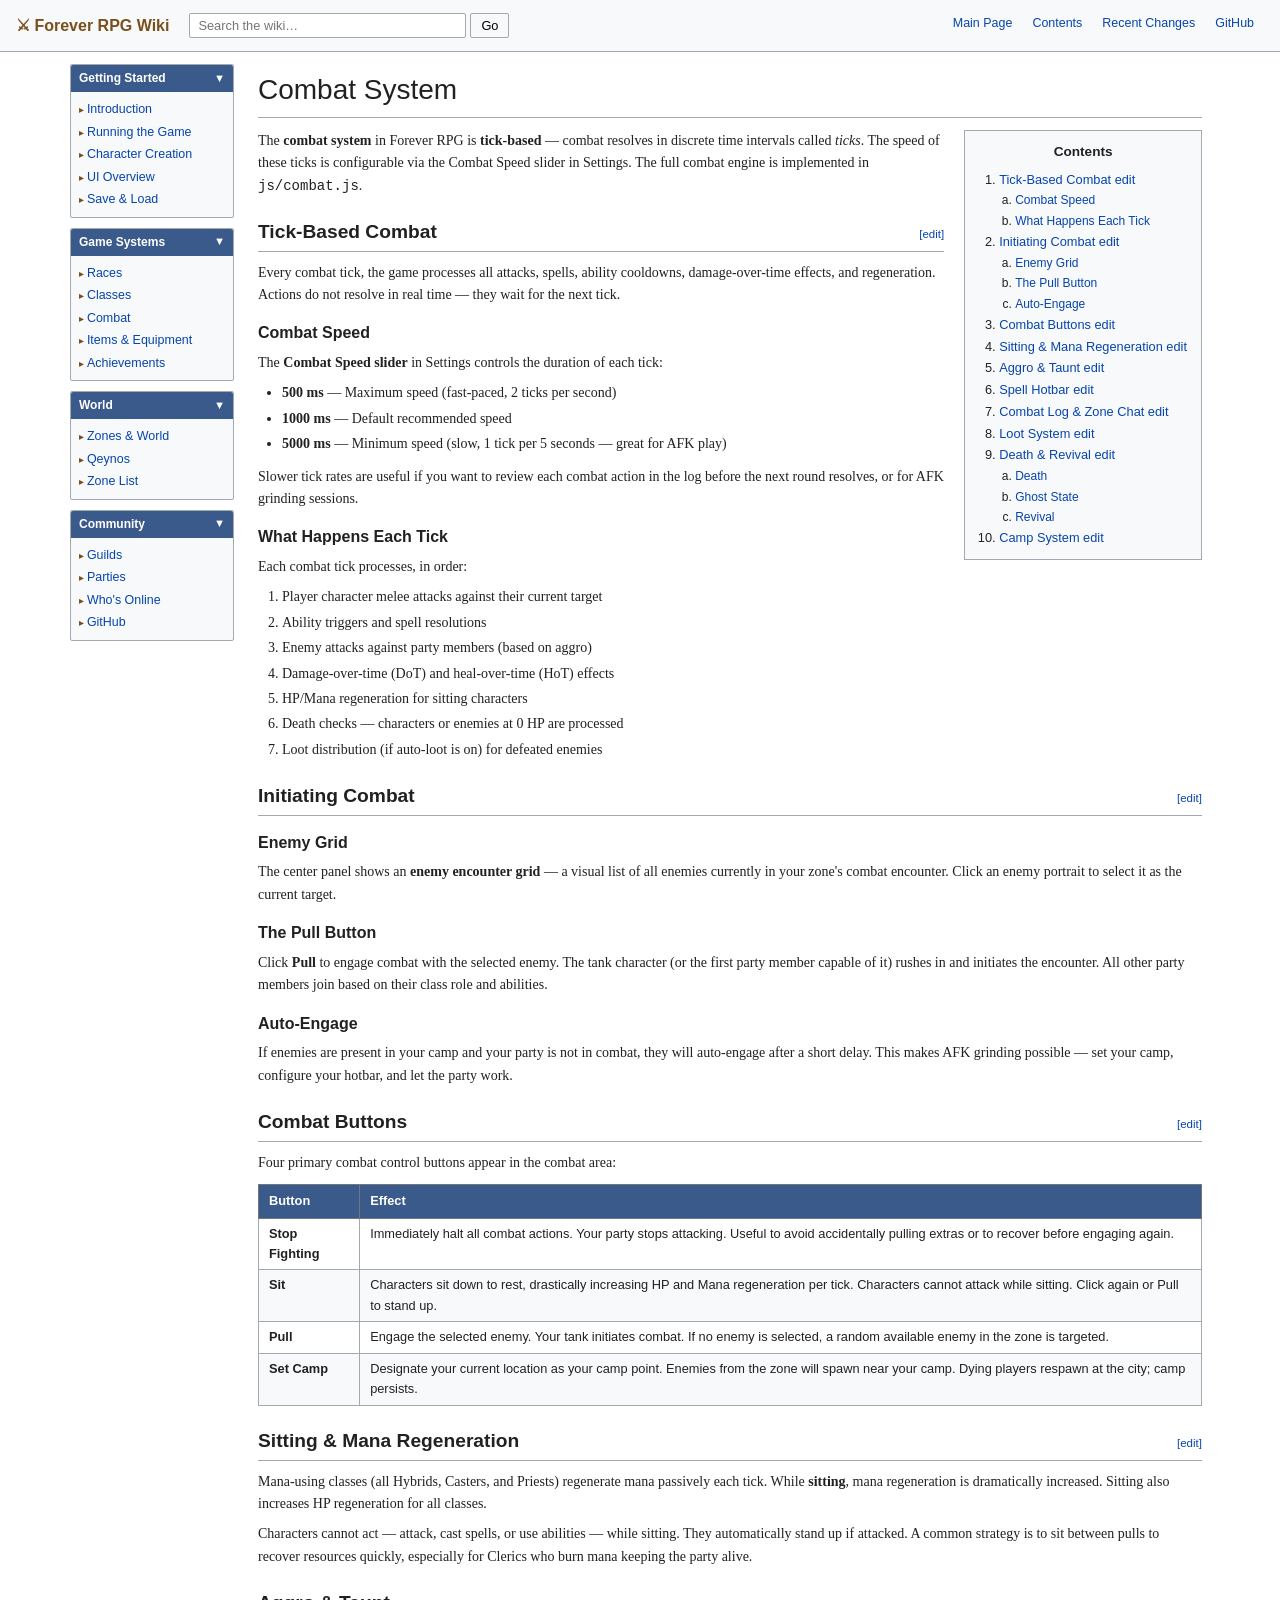
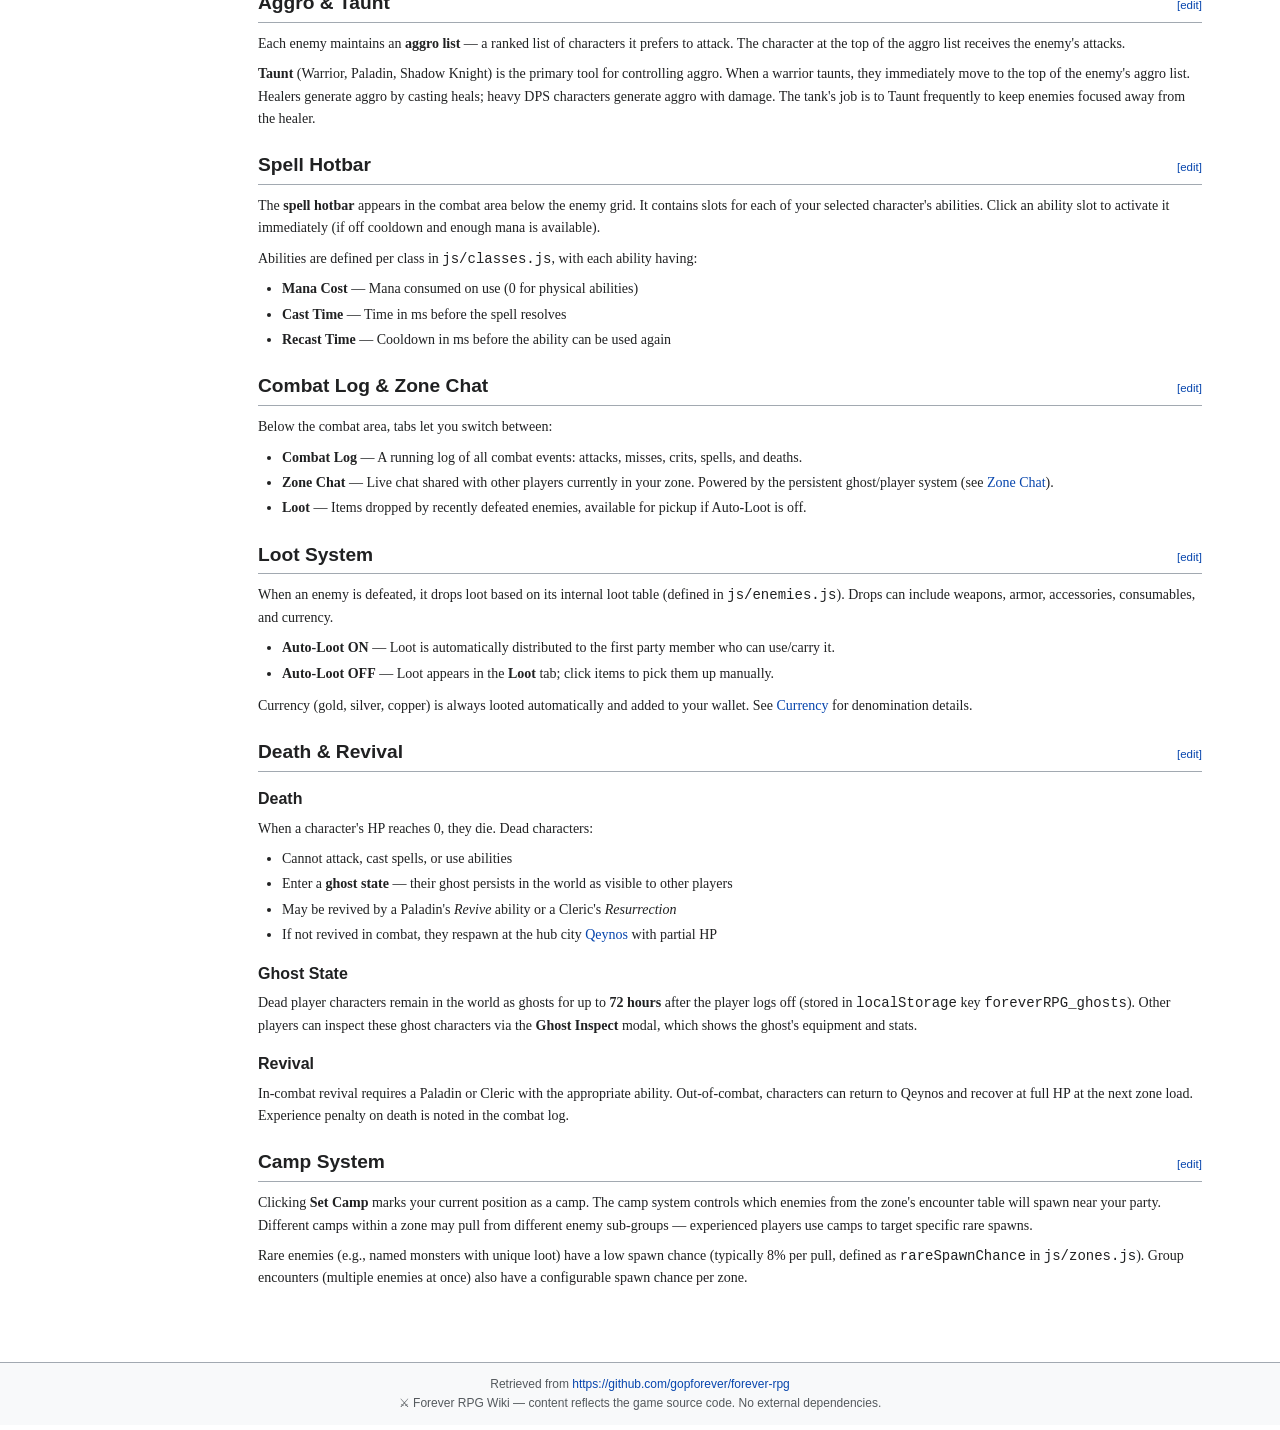
<file: wiki/combat.html>
<!DOCTYPE html>
<html lang="en">
<head>
  <meta charset="UTF-8">
  <meta name="viewport" content="width=device-width, initial-scale=1.0">
  <title>Combat System — Forever RPG Wiki</title>
  <link rel="stylesheet" href="./wiki.css">
</head>
<body>

<nav class="wiki-topbar">
  <a href="./index.html" class="wiki-logo">⚔ Forever RPG Wiki</a>
  <form id="wiki-search-form" class="wiki-topbar-search" role="search">
    <input type="search" placeholder="Search the wiki…" aria-label="Search">
    <button type="submit">Go</button>
  </form>
  <ul class="wiki-topnav">
    <li><a href="./index.html">Main Page</a></li>
    <li><a href="./getting-started.html">Contents</a></li>
    <li><a href="./index.html#recent-changes">Recent Changes</a></li>
    <li><a href="https://github.com/gopforever/forever-rpg" target="_blank" rel="noopener">GitHub</a></li>
  </ul>
</nav>

<div class="wiki-body">

  <aside class="wiki-sidebar">
    <div class="wiki-sidebar-portal">
      <div class="wiki-sidebar-portal-header">Getting Started <span class="toggle-icon">▼</span></div>
      <div class="wiki-sidebar-portal-body">
        <ul>
          <li><a href="./getting-started.html">Introduction</a></li>
          <li><a href="./getting-started.html#running-the-game">Running the Game</a></li>
          <li><a href="./getting-started.html#character-creation">Character Creation</a></li>
          <li><a href="./getting-started.html#ui-overview">UI Overview</a></li>
          <li><a href="./getting-started.html#save-load">Save &amp; Load</a></li>
        </ul>
      </div>
    </div>
    <div class="wiki-sidebar-portal">
      <div class="wiki-sidebar-portal-header">Game Systems <span class="toggle-icon">▼</span></div>
      <div class="wiki-sidebar-portal-body">
        <ul>
          <li><a href="./races.html">Races</a></li>
          <li><a href="./classes.html">Classes</a></li>
          <li><a href="./combat.html">Combat</a></li>
          <li><a href="./items.html">Items &amp; Equipment</a></li>
          <li><a href="./achievements.html">Achievements</a></li>
        </ul>
      </div>
    </div>
    <div class="wiki-sidebar-portal">
      <div class="wiki-sidebar-portal-header">World <span class="toggle-icon">▼</span></div>
      <div class="wiki-sidebar-portal-body">
        <ul>
          <li><a href="./zones.html">Zones &amp; World</a></li>
          <li><a href="./zones.html#qeynos">Qeynos</a></li>
          <li><a href="./zones.html#zone-list">Zone List</a></li>
        </ul>
      </div>
    </div>
    <div class="wiki-sidebar-portal">
      <div class="wiki-sidebar-portal-header">Community <span class="toggle-icon">▼</span></div>
      <div class="wiki-sidebar-portal-body">
        <ul>
          <li><a href="./guilds.html">Guilds</a></li>
          <li><a href="./guilds.html#party-system">Parties</a></li>
          <li><a href="./guilds.html#whos-online">Who's Online</a></li>
          <li><a href="https://github.com/gopforever/forever-rpg" target="_blank" rel="noopener">GitHub</a></li>
        </ul>
      </div>
    </div>
  </aside>

  <main class="wiki-content">

    <h1>Combat System</h1>

    <div class="toc" id="wiki-toc">
      <div class="toc-title">Contents</div>
    </div>

    <p>
      The <b>combat system</b> in Forever RPG is <b>tick-based</b> — combat resolves in discrete time intervals
      called <em>ticks</em>. The speed of these ticks is configurable via the Combat Speed slider in Settings.
      The full combat engine is implemented in <code>js/combat.js</code>.
    </p>

    <div class="article-section" id="tick-based-combat">
      <h2>Tick-Based Combat <a href="#tick-based-combat" class="edit-link">edit</a></h2>
      <p>
        Every combat tick, the game processes all attacks, spells, ability cooldowns, damage-over-time effects,
        and regeneration. Actions do not resolve in real time — they wait for the next tick.
      </p>

      <h3 id="combat-speed">Combat Speed</h3>
      <p>
        The <b>Combat Speed slider</b> in Settings controls the duration of each tick:
      </p>
      <ul>
        <li><b>500 ms</b> — Maximum speed (fast-paced, 2 ticks per second)</li>
        <li><b>1000 ms</b> — Default recommended speed</li>
        <li><b>5000 ms</b> — Minimum speed (slow, 1 tick per 5 seconds — great for AFK play)</li>
      </ul>
      <p>
        Slower tick rates are useful if you want to review each combat action in the log before the next
        round resolves, or for AFK grinding sessions.
      </p>

      <h3 id="combat-round">What Happens Each Tick</h3>
      <p>Each combat tick processes, in order:</p>
      <ol>
        <li>Player character melee attacks against their current target</li>
        <li>Ability triggers and spell resolutions</li>
        <li>Enemy attacks against party members (based on aggro)</li>
        <li>Damage-over-time (DoT) and heal-over-time (HoT) effects</li>
        <li>HP/Mana regeneration for sitting characters</li>
        <li>Death checks — characters or enemies at 0 HP are processed</li>
        <li>Loot distribution (if auto-loot is on) for defeated enemies</li>
      </ol>
    </div>

    <div class="article-section" id="initiating-combat">
      <h2>Initiating Combat <a href="#initiating-combat" class="edit-link">edit</a></h2>

      <h3 id="enemy-grid">Enemy Grid</h3>
      <p>
        The center panel shows an <b>enemy encounter grid</b> — a visual list of all enemies currently
        in your zone's combat encounter. Click an enemy portrait to select it as the current target.
      </p>

      <h3 id="pull-button">The Pull Button</h3>
      <p>
        Click <b>Pull</b> to engage combat with the selected enemy. The tank character (or the first party
        member capable of it) rushes in and initiates the encounter. All other party members join based
        on their class role and abilities.
      </p>

      <h3 id="auto-engage">Auto-Engage</h3>
      <p>
        If enemies are present in your camp and your party is not in combat, they will auto-engage after a short delay.
        This makes AFK grinding possible — set your camp, configure your hotbar, and let the party work.
      </p>
    </div>

    <div class="article-section" id="combat-buttons">
      <h2>Combat Buttons <a href="#combat-buttons" class="edit-link">edit</a></h2>
      <p>Four primary combat control buttons appear in the combat area:</p>

      <table class="wiki-table">
        <thead>
          <tr><th>Button</th><th>Effect</th></tr>
        </thead>
        <tbody>
          <tr>
            <td><b>Stop Fighting</b></td>
            <td>Immediately halt all combat actions. Your party stops attacking. Useful to avoid accidentally pulling extras or to recover before engaging again.</td>
          </tr>
          <tr>
            <td><b>Sit</b></td>
            <td>Characters sit down to rest, drastically increasing HP and Mana regeneration per tick. Characters cannot attack while sitting. Click again or Pull to stand up.</td>
          </tr>
          <tr>
            <td><b>Pull</b></td>
            <td>Engage the selected enemy. Your tank initiates combat. If no enemy is selected, a random available enemy in the zone is targeted.</td>
          </tr>
          <tr>
            <td><b>Set Camp</b></td>
            <td>Designate your current location as your camp point. Enemies from the zone will spawn near your camp. Dying players respawn at the city; camp persists.</td>
          </tr>
        </tbody>
      </table>
    </div>

    <div class="article-section" id="sitting">
      <h2>Sitting &amp; Mana Regeneration <a href="#sitting" class="edit-link">edit</a></h2>
      <p>
        Mana-using classes (all Hybrids, Casters, and Priests) regenerate mana passively each tick.
        While <b>sitting</b>, mana regeneration is dramatically increased. Sitting also increases HP
        regeneration for all classes.
      </p>
      <p>
        Characters cannot act — attack, cast spells, or use abilities — while sitting. They automatically
        stand up if attacked. A common strategy is to sit between pulls to recover resources quickly,
        especially for Clerics who burn mana keeping the party alive.
      </p>
    </div>

    <div class="article-section" id="aggro">
      <h2>Aggro &amp; Taunt <a href="#aggro" class="edit-link">edit</a></h2>
      <p>
        Each enemy maintains an <b>aggro list</b> — a ranked list of characters it prefers to attack.
        The character at the top of the aggro list receives the enemy's attacks.
      </p>
      <p>
        <b>Taunt</b> (Warrior, Paladin, Shadow Knight) is the primary tool for controlling aggro.
        When a warrior taunts, they immediately move to the top of the enemy's aggro list.
        Healers generate aggro by casting heals; heavy DPS characters generate aggro with damage.
        The tank's job is to Taunt frequently to keep enemies focused away from the healer.
      </p>
    </div>

    <div class="article-section" id="spell-hotbar">
      <h2>Spell Hotbar <a href="#spell-hotbar" class="edit-link">edit</a></h2>
      <p>
        The <b>spell hotbar</b> appears in the combat area below the enemy grid. It contains slots for
        each of your selected character's abilities. Click an ability slot to activate it immediately
        (if off cooldown and enough mana is available).
      </p>
      <p>
        Abilities are defined per class in <code>js/classes.js</code>, with each ability having:
      </p>
      <ul>
        <li><b>Mana Cost</b> — Mana consumed on use (0 for physical abilities)</li>
        <li><b>Cast Time</b> — Time in ms before the spell resolves</li>
        <li><b>Recast Time</b> — Cooldown in ms before the ability can be used again</li>
      </ul>
    </div>

    <div class="article-section" id="combat-log">
      <h2>Combat Log &amp; Zone Chat <a href="#combat-log" class="edit-link">edit</a></h2>
      <p>
        Below the combat area, tabs let you switch between:
      </p>
      <ul>
        <li><b>Combat Log</b> — A running log of all combat events: attacks, misses, crits, spells, and deaths.</li>
        <li><b>Zone Chat</b> — Live chat shared with other players currently in your zone. Powered by the
            persistent ghost/player system (see <a href="./guilds.html#zone-chat">Zone Chat</a>).</li>
        <li><b>Loot</b> — Items dropped by recently defeated enemies, available for pickup if Auto-Loot is off.</li>
      </ul>
    </div>

    <div class="article-section" id="loot-system">
      <h2>Loot System <a href="#loot-system" class="edit-link">edit</a></h2>
      <p>
        When an enemy is defeated, it drops loot based on its internal loot table (defined in <code>js/enemies.js</code>).
        Drops can include weapons, armor, accessories, consumables, and currency.
      </p>
      <ul>
        <li><b>Auto-Loot ON</b> — Loot is automatically distributed to the first party member who can use/carry it.</li>
        <li><b>Auto-Loot OFF</b> — Loot appears in the <b>Loot</b> tab; click items to pick them up manually.</li>
      </ul>
      <p>
        Currency (gold, silver, copper) is always looted automatically and added to your wallet.
        See <a href="./items.html#currency">Currency</a> for denomination details.
      </p>
    </div>

    <div class="article-section" id="death-revival">
      <h2>Death &amp; Revival <a href="#death-revival" class="edit-link">edit</a></h2>

      <h3 id="death">Death</h3>
      <p>
        When a character's HP reaches 0, they die. Dead characters:
      </p>
      <ul>
        <li>Cannot attack, cast spells, or use abilities</li>
        <li>Enter a <b>ghost state</b> — their ghost persists in the world as visible to other players</li>
        <li>May be revived by a Paladin's <em>Revive</em> ability or a Cleric's <em>Resurrection</em></li>
        <li>If not revived in combat, they respawn at the hub city <a href="./zones.html#qeynos">Qeynos</a> with partial HP</li>
      </ul>

      <h3 id="ghost-state">Ghost State</h3>
      <p>
        Dead player characters remain in the world as ghosts for up to <b>72 hours</b> after the player logs off
        (stored in <code>localStorage</code> key <code>foreverRPG_ghosts</code>). Other players can inspect these
        ghost characters via the <b>Ghost Inspect</b> modal, which shows the ghost's equipment and stats.
      </p>

      <h3 id="revival">Revival</h3>
      <p>
        In-combat revival requires a Paladin or Cleric with the appropriate ability. Out-of-combat, characters
        can return to Qeynos and recover at full HP at the next zone load. Experience penalty on death is
        noted in the combat log.
      </p>
    </div>

    <div class="article-section" id="camp-system">
      <h2>Camp System <a href="#camp-system" class="edit-link">edit</a></h2>
      <p>
        Clicking <b>Set Camp</b> marks your current position as a camp. The camp system controls which
        enemies from the zone's encounter table will spawn near your party. Different camps within a zone
        may pull from different enemy sub-groups — experienced players use camps to target specific rare spawns.
      </p>
      <p>
        Rare enemies (e.g., named monsters with unique loot) have a low spawn chance (typically 8% per pull,
        defined as <code>rareSpawnChance</code> in <code>js/zones.js</code>). Group encounters (multiple
        enemies at once) also have a configurable spawn chance per zone.
      </p>
    </div>

  </main>
</div>

<footer class="wiki-footer">
  <p>Retrieved from <a href="https://github.com/gopforever/forever-rpg" target="_blank" rel="noopener">https://github.com/gopforever/forever-rpg</a></p>
  <p>⚔ Forever RPG Wiki — content reflects the game source code. No external dependencies.</p>
</footer>

<script src="./wiki.js"></script>
</body>
</html>
</file>
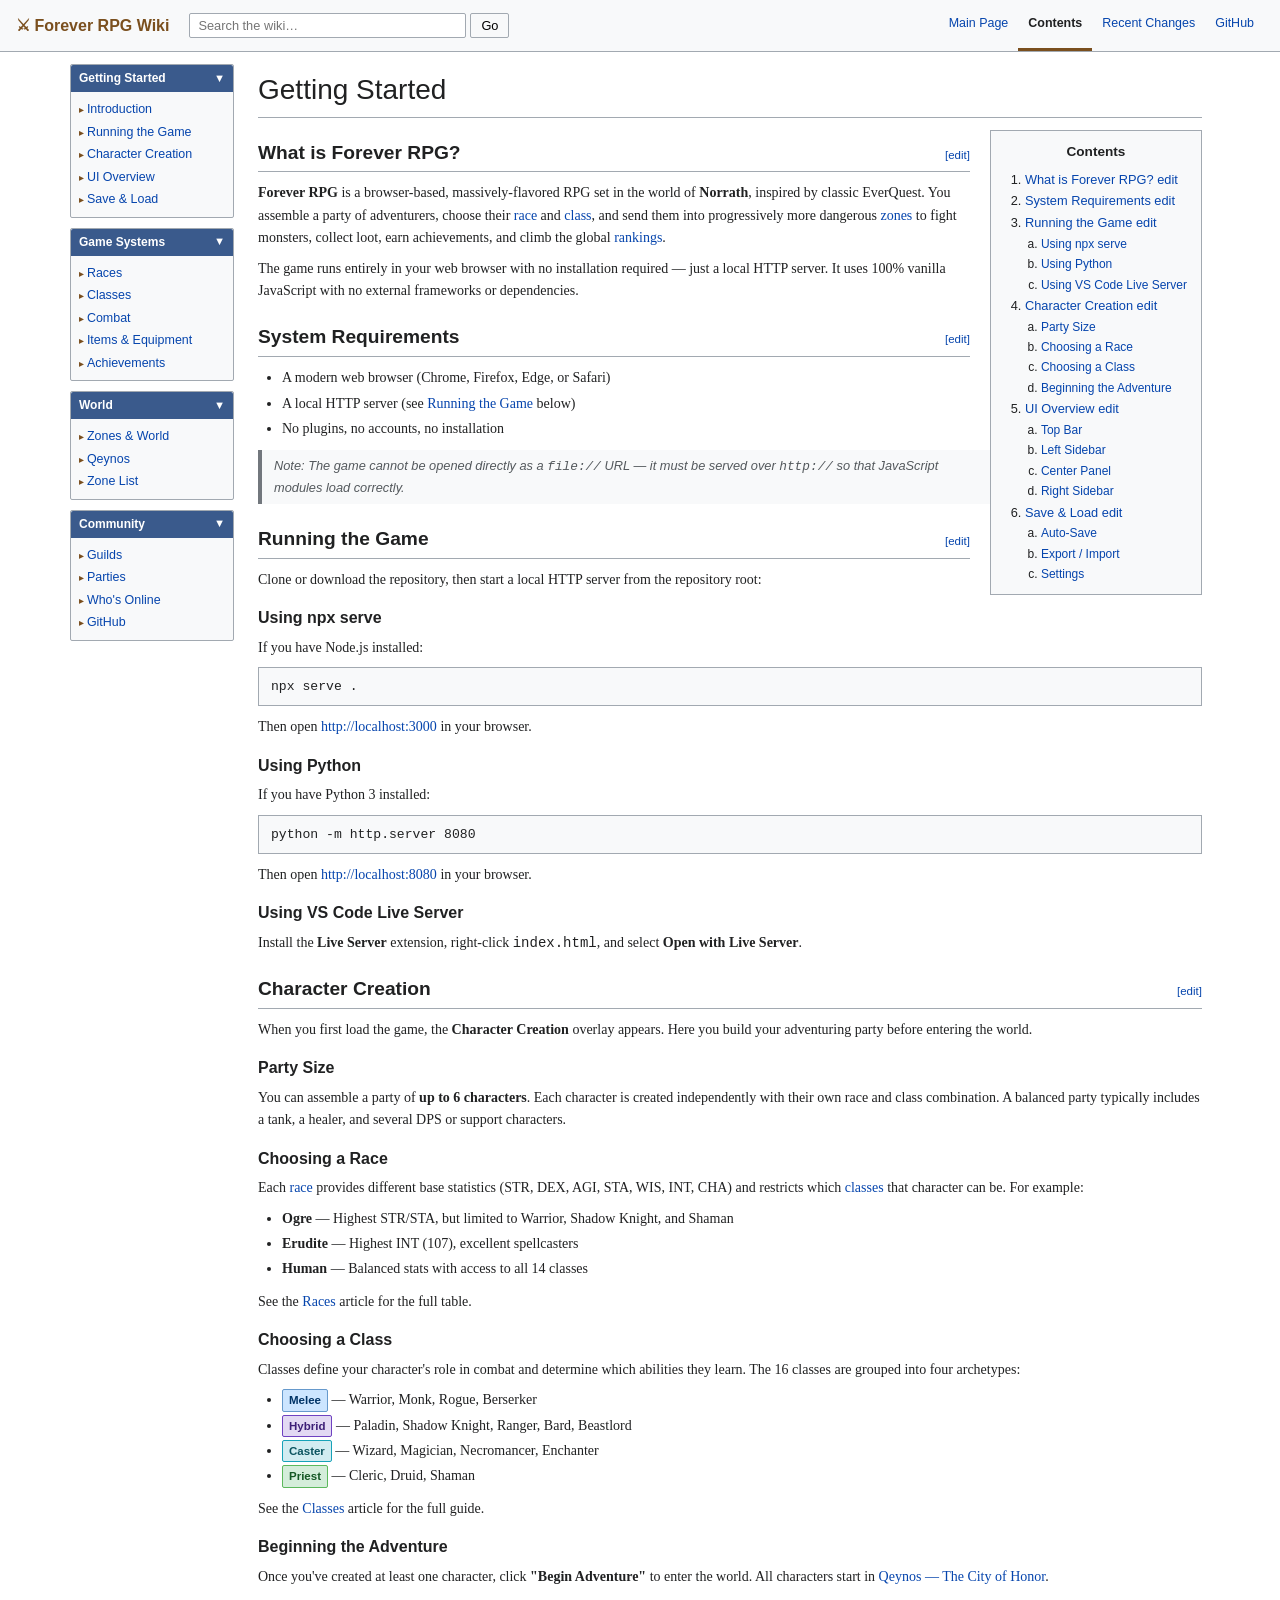
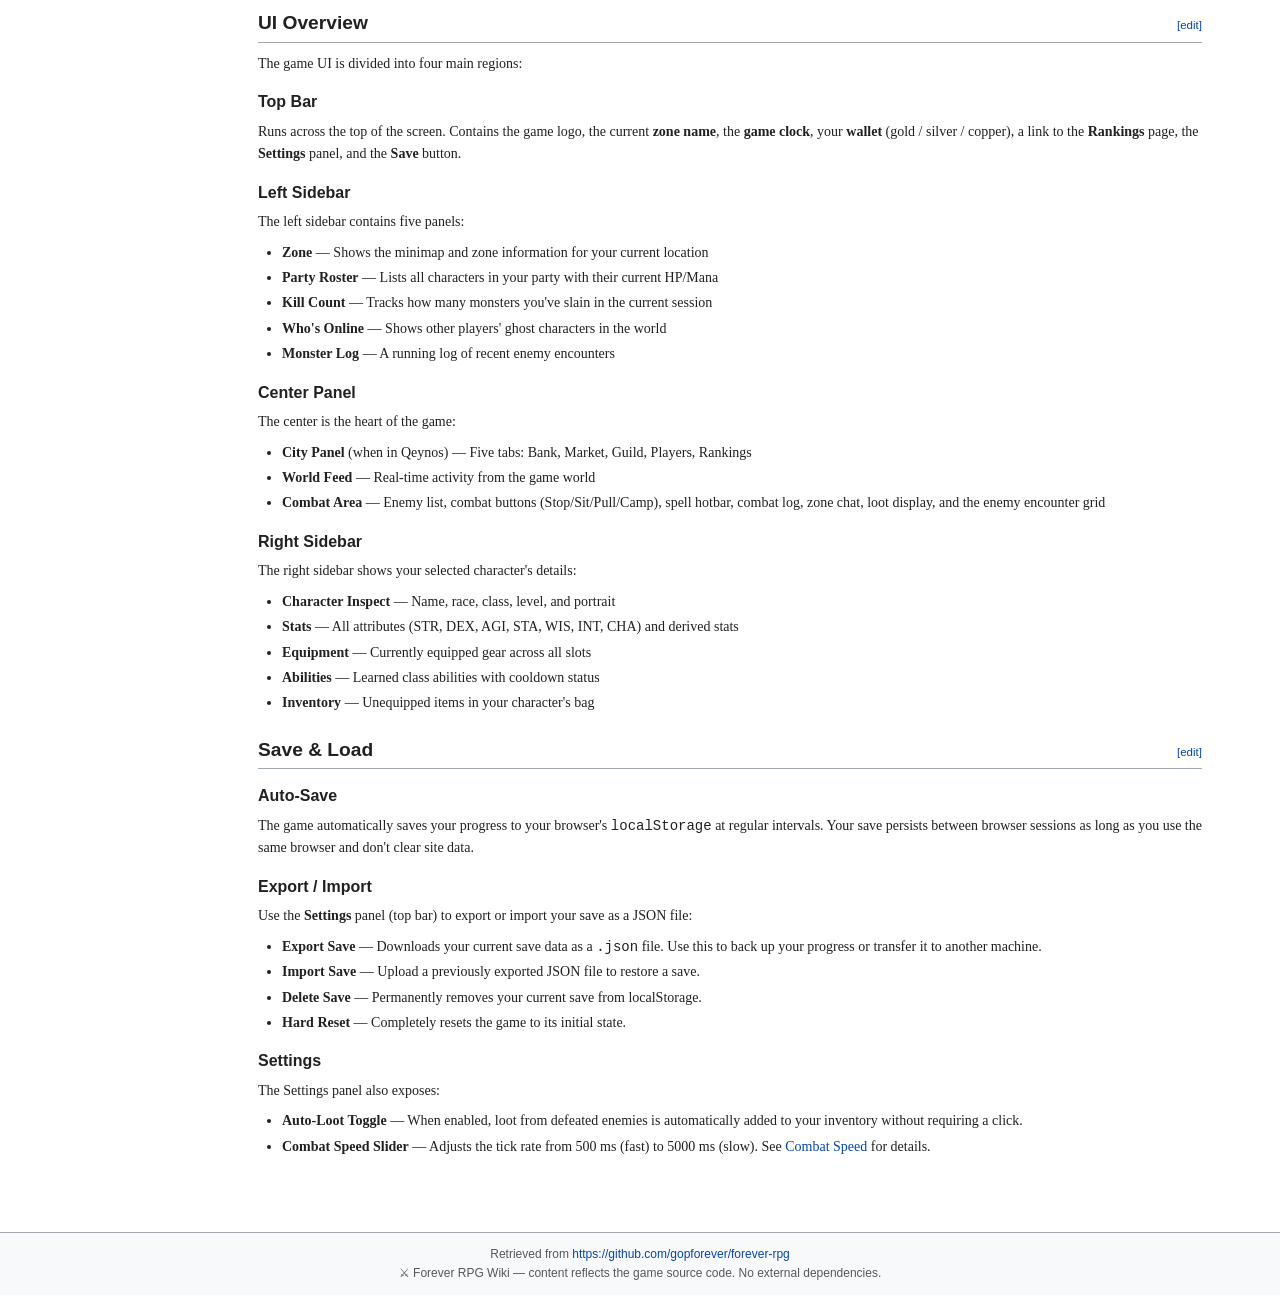
<file: wiki/getting-started.html>
<!DOCTYPE html>
<html lang="en">
<head>
  <meta charset="UTF-8">
  <meta name="viewport" content="width=device-width, initial-scale=1.0">
  <title>Getting Started — Forever RPG Wiki</title>
  <link rel="stylesheet" href="./wiki.css">
</head>
<body>

<!-- ── Top Navigation Bar ─────────────────────────────────── -->
<nav class="wiki-topbar">
  <a href="./index.html" class="wiki-logo">⚔ Forever RPG Wiki</a>
  <form id="wiki-search-form" class="wiki-topbar-search" role="search">
    <input type="search" placeholder="Search the wiki…" aria-label="Search">
    <button type="submit">Go</button>
  </form>
  <ul class="wiki-topnav">
    <li><a href="./index.html">Main Page</a></li>
    <li><a href="./getting-started.html">Contents</a></li>
    <li><a href="./index.html#recent-changes">Recent Changes</a></li>
    <li><a href="https://github.com/gopforever/forever-rpg" target="_blank" rel="noopener">GitHub</a></li>
  </ul>
</nav>

<div class="wiki-body">

  <!-- Left Sidebar -->
  <aside class="wiki-sidebar">
    <div class="wiki-sidebar-portal">
      <div class="wiki-sidebar-portal-header">Getting Started <span class="toggle-icon">▼</span></div>
      <div class="wiki-sidebar-portal-body">
        <ul>
          <li><a href="./getting-started.html">Introduction</a></li>
          <li><a href="./getting-started.html#running-the-game">Running the Game</a></li>
          <li><a href="./getting-started.html#character-creation">Character Creation</a></li>
          <li><a href="./getting-started.html#ui-overview">UI Overview</a></li>
          <li><a href="./getting-started.html#save-load">Save &amp; Load</a></li>
        </ul>
      </div>
    </div>
    <div class="wiki-sidebar-portal">
      <div class="wiki-sidebar-portal-header">Game Systems <span class="toggle-icon">▼</span></div>
      <div class="wiki-sidebar-portal-body">
        <ul>
          <li><a href="./races.html">Races</a></li>
          <li><a href="./classes.html">Classes</a></li>
          <li><a href="./combat.html">Combat</a></li>
          <li><a href="./items.html">Items &amp; Equipment</a></li>
          <li><a href="./achievements.html">Achievements</a></li>
        </ul>
      </div>
    </div>
    <div class="wiki-sidebar-portal">
      <div class="wiki-sidebar-portal-header">World <span class="toggle-icon">▼</span></div>
      <div class="wiki-sidebar-portal-body">
        <ul>
          <li><a href="./zones.html">Zones &amp; World</a></li>
          <li><a href="./zones.html#qeynos">Qeynos</a></li>
          <li><a href="./zones.html#zone-list">Zone List</a></li>
        </ul>
      </div>
    </div>
    <div class="wiki-sidebar-portal">
      <div class="wiki-sidebar-portal-header">Community <span class="toggle-icon">▼</span></div>
      <div class="wiki-sidebar-portal-body">
        <ul>
          <li><a href="./guilds.html">Guilds</a></li>
          <li><a href="./guilds.html#party-system">Parties</a></li>
          <li><a href="./guilds.html#whos-online">Who's Online</a></li>
          <li><a href="https://github.com/gopforever/forever-rpg" target="_blank" rel="noopener">GitHub</a></li>
        </ul>
      </div>
    </div>
  </aside>

  <!-- Main Content -->
  <main class="wiki-content">

    <h1>Getting Started</h1>

    <!-- TOC (auto-generated by wiki.js) -->
    <div class="toc" id="wiki-toc">
      <div class="toc-title">Contents</div>
    </div>

    <div class="article-section" id="what-is-forever-rpg">
      <h2>What is Forever RPG? <a href="#what-is-forever-rpg" class="edit-link">edit</a></h2>
      <p>
        <b>Forever RPG</b> is a browser-based, massively-flavored RPG set in the world of <b>Norrath</b>,
        inspired by classic EverQuest. You assemble a party of adventurers, choose their
        <a href="./races.html">race</a> and <a href="./classes.html">class</a>, and send them into
        progressively more dangerous <a href="./zones.html">zones</a> to fight monsters, collect loot,
        earn achievements, and climb the global <a href="./achievements.html#rankings">rankings</a>.
      </p>
      <p>
        The game runs entirely in your web browser with no installation required — just a local HTTP server.
        It uses 100% vanilla JavaScript with no external frameworks or dependencies.
      </p>
    </div>

    <div class="article-section" id="system-requirements">
      <h2>System Requirements <a href="#system-requirements" class="edit-link">edit</a></h2>
      <ul>
        <li>A modern web browser (Chrome, Firefox, Edge, or Safari)</li>
        <li>A local HTTP server (see <a href="#running-the-game">Running the Game</a> below)</li>
        <li>No plugins, no accounts, no installation</li>
      </ul>
      <div class="hatnote">
        Note: The game <em>cannot</em> be opened directly as a <code>file://</code> URL — it must be served
        over <code>http://</code> so that JavaScript modules load correctly.
      </div>
    </div>

    <div class="article-section" id="running-the-game">
      <h2>Running the Game <a href="#running-the-game" class="edit-link">edit</a></h2>
      <p>Clone or download the repository, then start a local HTTP server from the repository root:</p>

      <h3 id="using-npx-serve">Using npx serve</h3>
      <p>If you have Node.js installed:</p>
      <pre style="background:#f8f9fa;border:1px solid #a2a9b1;padding:8px 12px;font-size:0.82rem;margin:6px 0 10px;overflow-x:auto;">npx serve .</pre>
      <p>Then open <a href="http://localhost:3000" target="_blank" rel="noopener">http://localhost:3000</a> in your browser.</p>

      <h3 id="using-python">Using Python</h3>
      <p>If you have Python 3 installed:</p>
      <pre style="background:#f8f9fa;border:1px solid #a2a9b1;padding:8px 12px;font-size:0.82rem;margin:6px 0 10px;overflow-x:auto;">python -m http.server 8080</pre>
      <p>Then open <a href="http://localhost:8080" target="_blank" rel="noopener">http://localhost:8080</a> in your browser.</p>

      <h3 id="using-vscode">Using VS Code Live Server</h3>
      <p>
        Install the <b>Live Server</b> extension, right-click <code>index.html</code>, and select
        <b>Open with Live Server</b>.
      </p>
    </div>

    <div class="article-section" id="character-creation">
      <h2>Character Creation <a href="#character-creation" class="edit-link">edit</a></h2>
      <p>
        When you first load the game, the <b>Character Creation</b> overlay appears. Here you build your
        adventuring party before entering the world.
      </p>

      <h3 id="party-size">Party Size</h3>
      <p>
        You can assemble a party of <b>up to 6 characters</b>. Each character is created independently
        with their own race and class combination. A balanced party typically includes a tank, a healer,
        and several DPS or support characters.
      </p>

      <h3 id="choosing-race">Choosing a Race</h3>
      <p>
        Each <a href="./races.html">race</a> provides different base statistics (STR, DEX, AGI, STA, WIS, INT, CHA)
        and restricts which <a href="./classes.html">classes</a> that character can be. For example:
      </p>
      <ul>
        <li><b>Ogre</b> — Highest STR/STA, but limited to Warrior, Shadow Knight, and Shaman</li>
        <li><b>Erudite</b> — Highest INT (107), excellent spellcasters</li>
        <li><b>Human</b> — Balanced stats with access to all 14 classes</li>
      </ul>
      <p>See the <a href="./races.html">Races</a> article for the full table.</p>

      <h3 id="choosing-class">Choosing a Class</h3>
      <p>
        Classes define your character's role in combat and determine which abilities they learn.
        The 16 classes are grouped into four archetypes:
      </p>
      <ul>
        <li><span class="role-tag role-tank">Melee</span> — Warrior, Monk, Rogue, Berserker</li>
        <li><span class="role-tag role-hybrid">Hybrid</span> — Paladin, Shadow Knight, Ranger, Bard, Beastlord</li>
        <li><span class="role-tag role-caster">Caster</span> — Wizard, Magician, Necromancer, Enchanter</li>
        <li><span class="role-tag role-healer">Priest</span> — Cleric, Druid, Shaman</li>
      </ul>
      <p>See the <a href="./classes.html">Classes</a> article for the full guide.</p>

      <h3 id="beginning-adventure">Beginning the Adventure</h3>
      <p>
        Once you've created at least one character, click <b>"Begin Adventure"</b> to enter the world.
        All characters start in <a href="./zones.html#qeynos">Qeynos — The City of Honor</a>.
      </p>
    </div>

    <div class="article-section" id="ui-overview">
      <h2>UI Overview <a href="#ui-overview" class="edit-link">edit</a></h2>
      <p>The game UI is divided into four main regions:</p>

      <h3 id="top-bar">Top Bar</h3>
      <p>
        Runs across the top of the screen. Contains the game logo, the current <b>zone name</b>,
        the <b>game clock</b>, your <b>wallet</b> (gold / silver / copper), a link to the
        <b>Rankings</b> page, the <b>Settings</b> panel, and the <b>Save</b> button.
      </p>

      <h3 id="left-sidebar-ui">Left Sidebar</h3>
      <p>The left sidebar contains five panels:</p>
      <ul>
        <li><b>Zone</b> — Shows the minimap and zone information for your current location</li>
        <li><b>Party Roster</b> — Lists all characters in your party with their current HP/Mana</li>
        <li><b>Kill Count</b> — Tracks how many monsters you've slain in the current session</li>
        <li><b>Who's Online</b> — Shows other players' ghost characters in the world</li>
        <li><b>Monster Log</b> — A running log of recent enemy encounters</li>
      </ul>

      <h3 id="center-panel">Center Panel</h3>
      <p>The center is the heart of the game:</p>
      <ul>
        <li><b>City Panel</b> (when in Qeynos) — Five tabs: Bank, Market, Guild, Players, Rankings</li>
        <li><b>World Feed</b> — Real-time activity from the game world</li>
        <li><b>Combat Area</b> — Enemy list, combat buttons (Stop/Sit/Pull/Camp), spell hotbar,
            combat log, zone chat, loot display, and the enemy encounter grid</li>
      </ul>

      <h3 id="right-sidebar-ui">Right Sidebar</h3>
      <p>The right sidebar shows your selected character's details:</p>
      <ul>
        <li><b>Character Inspect</b> — Name, race, class, level, and portrait</li>
        <li><b>Stats</b> — All attributes (STR, DEX, AGI, STA, WIS, INT, CHA) and derived stats</li>
        <li><b>Equipment</b> — Currently equipped gear across all slots</li>
        <li><b>Abilities</b> — Learned class abilities with cooldown status</li>
        <li><b>Inventory</b> — Unequipped items in your character's bag</li>
      </ul>
    </div>

    <div class="article-section" id="save-load">
      <h2>Save &amp; Load <a href="#save-load" class="edit-link">edit</a></h2>

      <h3 id="auto-save">Auto-Save</h3>
      <p>
        The game automatically saves your progress to your browser's <code>localStorage</code> at regular
        intervals. Your save persists between browser sessions as long as you use the same browser and
        don't clear site data.
      </p>

      <h3 id="export-import">Export / Import</h3>
      <p>
        Use the <b>Settings</b> panel (top bar) to export or import your save as a JSON file:
      </p>
      <ul>
        <li><b>Export Save</b> — Downloads your current save data as a <code>.json</code> file. Use this
            to back up your progress or transfer it to another machine.</li>
        <li><b>Import Save</b> — Upload a previously exported JSON file to restore a save.</li>
        <li><b>Delete Save</b> — Permanently removes your current save from localStorage.</li>
        <li><b>Hard Reset</b> — Completely resets the game to its initial state.</li>
      </ul>

      <h3 id="settings">Settings</h3>
      <p>The Settings panel also exposes:</p>
      <ul>
        <li><b>Auto-Loot Toggle</b> — When enabled, loot from defeated enemies is automatically
            added to your inventory without requiring a click.</li>
        <li><b>Combat Speed Slider</b> — Adjusts the tick rate from 500 ms (fast) to 5000 ms (slow).
            See <a href="./combat.html#combat-speed">Combat Speed</a> for details.</li>
      </ul>
    </div>

  </main>
</div>

<footer class="wiki-footer">
  <p>Retrieved from <a href="https://github.com/gopforever/forever-rpg" target="_blank" rel="noopener">https://github.com/gopforever/forever-rpg</a></p>
  <p>⚔ Forever RPG Wiki — content reflects the game source code. No external dependencies.</p>
</footer>

<script src="./wiki.js"></script>
</body>
</html>
</file>
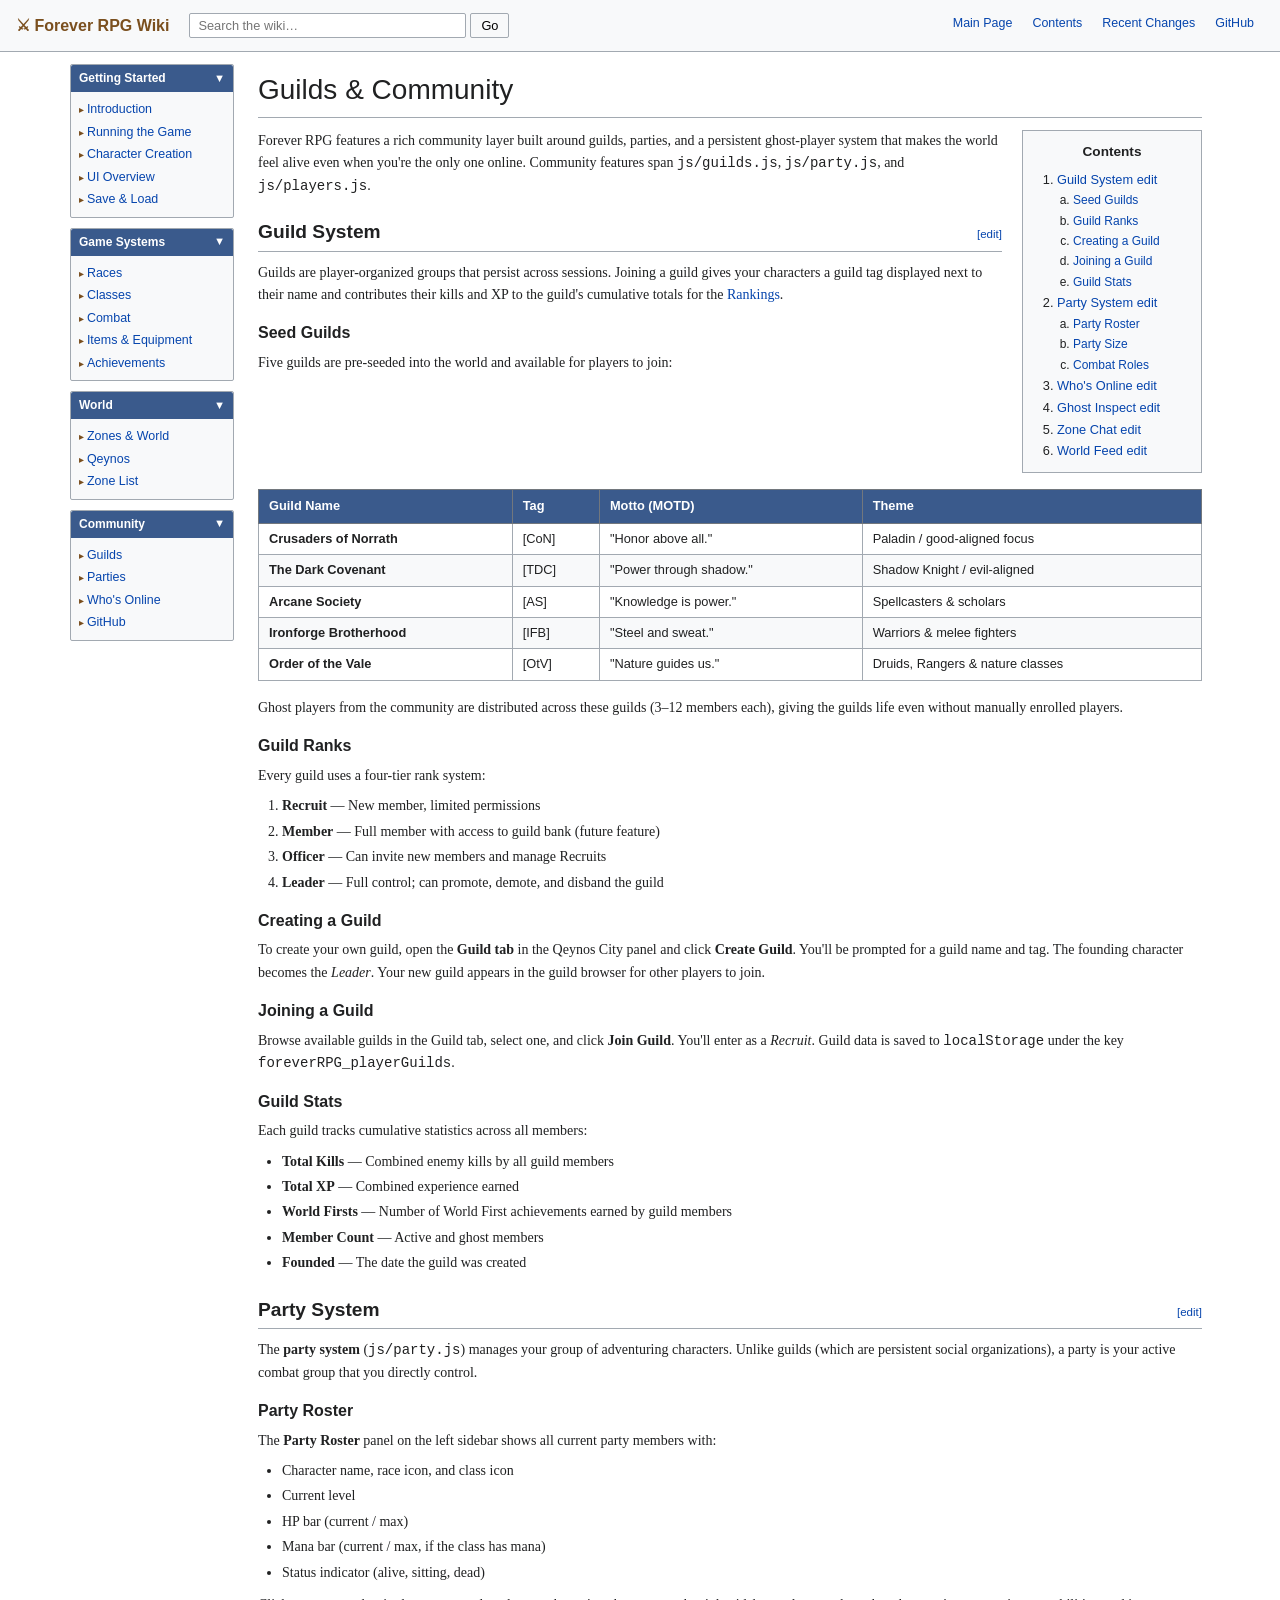
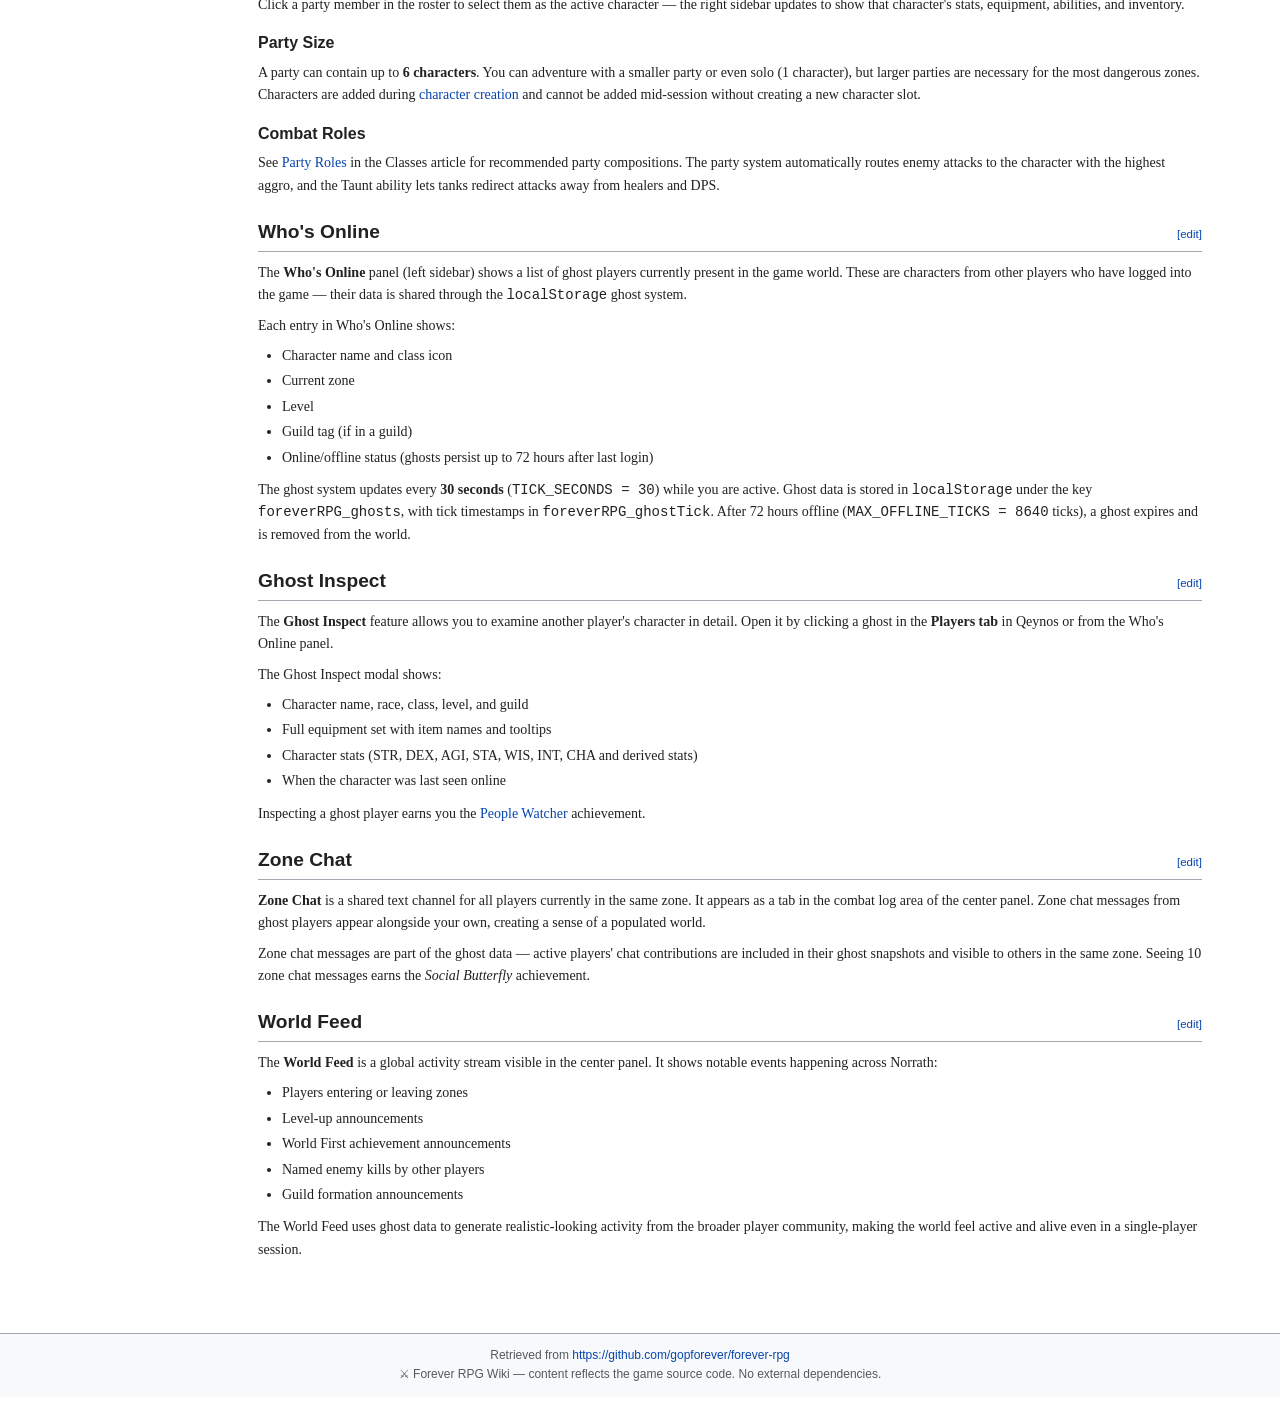
<file: wiki/guilds.html>
<!DOCTYPE html>
<html lang="en">
<head>
  <meta charset="UTF-8">
  <meta name="viewport" content="width=device-width, initial-scale=1.0">
  <title>Guilds &amp; Community — Forever RPG Wiki</title>
  <link rel="stylesheet" href="./wiki.css">
</head>
<body>

<nav class="wiki-topbar">
  <a href="./index.html" class="wiki-logo">⚔ Forever RPG Wiki</a>
  <form id="wiki-search-form" class="wiki-topbar-search" role="search">
    <input type="search" placeholder="Search the wiki…" aria-label="Search">
    <button type="submit">Go</button>
  </form>
  <ul class="wiki-topnav">
    <li><a href="./index.html">Main Page</a></li>
    <li><a href="./getting-started.html">Contents</a></li>
    <li><a href="./index.html#recent-changes">Recent Changes</a></li>
    <li><a href="https://github.com/gopforever/forever-rpg" target="_blank" rel="noopener">GitHub</a></li>
  </ul>
</nav>

<div class="wiki-body">

  <aside class="wiki-sidebar">
    <div class="wiki-sidebar-portal">
      <div class="wiki-sidebar-portal-header">Getting Started <span class="toggle-icon">▼</span></div>
      <div class="wiki-sidebar-portal-body">
        <ul>
          <li><a href="./getting-started.html">Introduction</a></li>
          <li><a href="./getting-started.html#running-the-game">Running the Game</a></li>
          <li><a href="./getting-started.html#character-creation">Character Creation</a></li>
          <li><a href="./getting-started.html#ui-overview">UI Overview</a></li>
          <li><a href="./getting-started.html#save-load">Save &amp; Load</a></li>
        </ul>
      </div>
    </div>
    <div class="wiki-sidebar-portal">
      <div class="wiki-sidebar-portal-header">Game Systems <span class="toggle-icon">▼</span></div>
      <div class="wiki-sidebar-portal-body">
        <ul>
          <li><a href="./races.html">Races</a></li>
          <li><a href="./classes.html">Classes</a></li>
          <li><a href="./combat.html">Combat</a></li>
          <li><a href="./items.html">Items &amp; Equipment</a></li>
          <li><a href="./achievements.html">Achievements</a></li>
        </ul>
      </div>
    </div>
    <div class="wiki-sidebar-portal">
      <div class="wiki-sidebar-portal-header">World <span class="toggle-icon">▼</span></div>
      <div class="wiki-sidebar-portal-body">
        <ul>
          <li><a href="./zones.html">Zones &amp; World</a></li>
          <li><a href="./zones.html#qeynos">Qeynos</a></li>
          <li><a href="./zones.html#zone-list">Zone List</a></li>
        </ul>
      </div>
    </div>
    <div class="wiki-sidebar-portal">
      <div class="wiki-sidebar-portal-header">Community <span class="toggle-icon">▼</span></div>
      <div class="wiki-sidebar-portal-body">
        <ul>
          <li><a href="./guilds.html">Guilds</a></li>
          <li><a href="./guilds.html#party-system">Parties</a></li>
          <li><a href="./guilds.html#whos-online">Who's Online</a></li>
          <li><a href="https://github.com/gopforever/forever-rpg" target="_blank" rel="noopener">GitHub</a></li>
        </ul>
      </div>
    </div>
  </aside>

  <main class="wiki-content">

    <h1>Guilds &amp; Community</h1>

    <div class="toc" id="wiki-toc">
      <div class="toc-title">Contents</div>
    </div>

    <p>
      Forever RPG features a rich community layer built around guilds, parties, and a persistent
      ghost-player system that makes the world feel alive even when you're the only one online.
      Community features span <code>js/guilds.js</code>, <code>js/party.js</code>, and
      <code>js/players.js</code>.
    </p>

    <div class="article-section" id="guild-system">
      <h2>Guild System <a href="#guild-system" class="edit-link">edit</a></h2>
      <p>
        Guilds are player-organized groups that persist across sessions. Joining a guild gives your
        characters a guild tag displayed next to their name and contributes their kills and XP to the
        guild's cumulative totals for the <a href="./achievements.html#rankings">Rankings</a>.
      </p>

      <h3 id="seed-guilds">Seed Guilds</h3>
      <p>
        Five guilds are pre-seeded into the world and available for players to join:
      </p>
      <table class="wiki-table">
        <thead>
          <tr><th>Guild Name</th><th>Tag</th><th>Motto (MOTD)</th><th>Theme</th></tr>
        </thead>
        <tbody>
          <tr><td><b>Crusaders of Norrath</b></td><td>[CoN]</td><td>"Honor above all."</td><td>Paladin / good-aligned focus</td></tr>
          <tr><td><b>The Dark Covenant</b></td><td>[TDC]</td><td>"Power through shadow."</td><td>Shadow Knight / evil-aligned</td></tr>
          <tr><td><b>Arcane Society</b></td><td>[AS]</td><td>"Knowledge is power."</td><td>Spellcasters &amp; scholars</td></tr>
          <tr><td><b>Ironforge Brotherhood</b></td><td>[IFB]</td><td>"Steel and sweat."</td><td>Warriors &amp; melee fighters</td></tr>
          <tr><td><b>Order of the Vale</b></td><td>[OtV]</td><td>"Nature guides us."</td><td>Druids, Rangers &amp; nature classes</td></tr>
        </tbody>
      </table>
      <p>
        Ghost players from the community are distributed across these guilds (3–12 members each),
        giving the guilds life even without manually enrolled players.
      </p>

      <h3 id="guild-ranks">Guild Ranks</h3>
      <p>Every guild uses a four-tier rank system:</p>
      <ol>
        <li><b>Recruit</b> — New member, limited permissions</li>
        <li><b>Member</b> — Full member with access to guild bank (future feature)</li>
        <li><b>Officer</b> — Can invite new members and manage Recruits</li>
        <li><b>Leader</b> — Full control; can promote, demote, and disband the guild</li>
      </ol>

      <h3 id="creating-guild">Creating a Guild</h3>
      <p>
        To create your own guild, open the <b>Guild tab</b> in the Qeynos City panel and click
        <b>Create Guild</b>. You'll be prompted for a guild name and tag. The founding character
        becomes the <em>Leader</em>. Your new guild appears in the guild browser for other players to join.
      </p>

      <h3 id="joining-guild">Joining a Guild</h3>
      <p>
        Browse available guilds in the Guild tab, select one, and click <b>Join Guild</b>. You'll
        enter as a <em>Recruit</em>. Guild data is saved to <code>localStorage</code> under the key
        <code>foreverRPG_playerGuilds</code>.
      </p>

      <h3 id="guild-stats">Guild Stats</h3>
      <p>
        Each guild tracks cumulative statistics across all members:
      </p>
      <ul>
        <li><b>Total Kills</b> — Combined enemy kills by all guild members</li>
        <li><b>Total XP</b> — Combined experience earned</li>
        <li><b>World Firsts</b> — Number of World First achievements earned by guild members</li>
        <li><b>Member Count</b> — Active and ghost members</li>
        <li><b>Founded</b> — The date the guild was created</li>
      </ul>
    </div>

    <div class="article-section" id="party-system">
      <h2>Party System <a href="#party-system" class="edit-link">edit</a></h2>
      <p>
        The <b>party system</b> (<code>js/party.js</code>) manages your group of adventuring characters.
        Unlike guilds (which are persistent social organizations), a party is your active combat group
        that you directly control.
      </p>

      <h3 id="party-roster">Party Roster</h3>
      <p>
        The <b>Party Roster</b> panel on the left sidebar shows all current party members with:
      </p>
      <ul>
        <li>Character name, race icon, and class icon</li>
        <li>Current level</li>
        <li>HP bar (current / max)</li>
        <li>Mana bar (current / max, if the class has mana)</li>
        <li>Status indicator (alive, sitting, dead)</li>
      </ul>
      <p>
        Click a party member in the roster to select them as the active character — the right sidebar
        updates to show that character's stats, equipment, abilities, and inventory.
      </p>

      <h3 id="party-size">Party Size</h3>
      <p>
        A party can contain up to <b>6 characters</b>. You can adventure with a smaller party or even
        solo (1 character), but larger parties are necessary for the most dangerous zones. Characters
        are added during <a href="./getting-started.html#character-creation">character creation</a> and
        cannot be added mid-session without creating a new character slot.
      </p>

      <h3 id="party-combat-roles">Combat Roles</h3>
      <p>
        See <a href="./classes.html#party-roles">Party Roles</a> in the Classes article for recommended
        party compositions. The party system automatically routes enemy attacks to the character with
        the highest aggro, and the Taunt ability lets tanks redirect attacks away from healers and DPS.
      </p>
    </div>

    <div class="article-section" id="whos-online">
      <h2>Who's Online <a href="#whos-online" class="edit-link">edit</a></h2>
      <p>
        The <b>Who's Online</b> panel (left sidebar) shows a list of ghost players currently present
        in the game world. These are characters from other players who have logged into the game —
        their data is shared through the <code>localStorage</code> ghost system.
      </p>
      <p>
        Each entry in Who's Online shows:
      </p>
      <ul>
        <li>Character name and class icon</li>
        <li>Current zone</li>
        <li>Level</li>
        <li>Guild tag (if in a guild)</li>
        <li>Online/offline status (ghosts persist up to 72 hours after last login)</li>
      </ul>
      <p>
        The ghost system updates every <b>30 seconds</b> (<code>TICK_SECONDS = 30</code>) while you
        are active. Ghost data is stored in <code>localStorage</code> under the key
        <code>foreverRPG_ghosts</code>, with tick timestamps in <code>foreverRPG_ghostTick</code>.
        After 72 hours offline (<code>MAX_OFFLINE_TICKS = 8640</code> ticks), a ghost expires and
        is removed from the world.
      </p>
    </div>

    <div class="article-section" id="ghost-inspect">
      <h2>Ghost Inspect <a href="#ghost-inspect" class="edit-link">edit</a></h2>
      <p>
        The <b>Ghost Inspect</b> feature allows you to examine another player's character in detail.
        Open it by clicking a ghost in the <b>Players tab</b> in Qeynos or from the Who's Online panel.
      </p>
      <p>The Ghost Inspect modal shows:</p>
      <ul>
        <li>Character name, race, class, level, and guild</li>
        <li>Full equipment set with item names and tooltips</li>
        <li>Character stats (STR, DEX, AGI, STA, WIS, INT, CHA and derived stats)</li>
        <li>When the character was last seen online</li>
      </ul>
      <p>
        Inspecting a ghost player earns you the <a href="./achievements.html#vanity">People Watcher</a>
        achievement.
      </p>
    </div>

    <div class="article-section" id="zone-chat">
      <h2>Zone Chat <a href="#zone-chat" class="edit-link">edit</a></h2>
      <p>
        <b>Zone Chat</b> is a shared text channel for all players currently in the same zone. It appears
        as a tab in the combat log area of the center panel. Zone chat messages from ghost players appear
        alongside your own, creating a sense of a populated world.
      </p>
      <p>
        Zone chat messages are part of the ghost data — active players' chat contributions are included
        in their ghost snapshots and visible to others in the same zone. Seeing 10 zone chat messages
        earns the <em>Social Butterfly</em> achievement.
      </p>
    </div>

    <div class="article-section" id="world-feed">
      <h2>World Feed <a href="#world-feed" class="edit-link">edit</a></h2>
      <p>
        The <b>World Feed</b> is a global activity stream visible in the center panel. It shows notable
        events happening across Norrath:
      </p>
      <ul>
        <li>Players entering or leaving zones</li>
        <li>Level-up announcements</li>
        <li>World First achievement announcements</li>
        <li>Named enemy kills by other players</li>
        <li>Guild formation announcements</li>
      </ul>
      <p>
        The World Feed uses ghost data to generate realistic-looking activity from the broader player community,
        making the world feel active and alive even in a single-player session.
      </p>
    </div>

  </main>
</div>

<footer class="wiki-footer">
  <p>Retrieved from <a href="https://github.com/gopforever/forever-rpg" target="_blank" rel="noopener">https://github.com/gopforever/forever-rpg</a></p>
  <p>⚔ Forever RPG Wiki — content reflects the game source code. No external dependencies.</p>
</footer>

<script src="./wiki.js"></script>
</body>
</html>
</file>
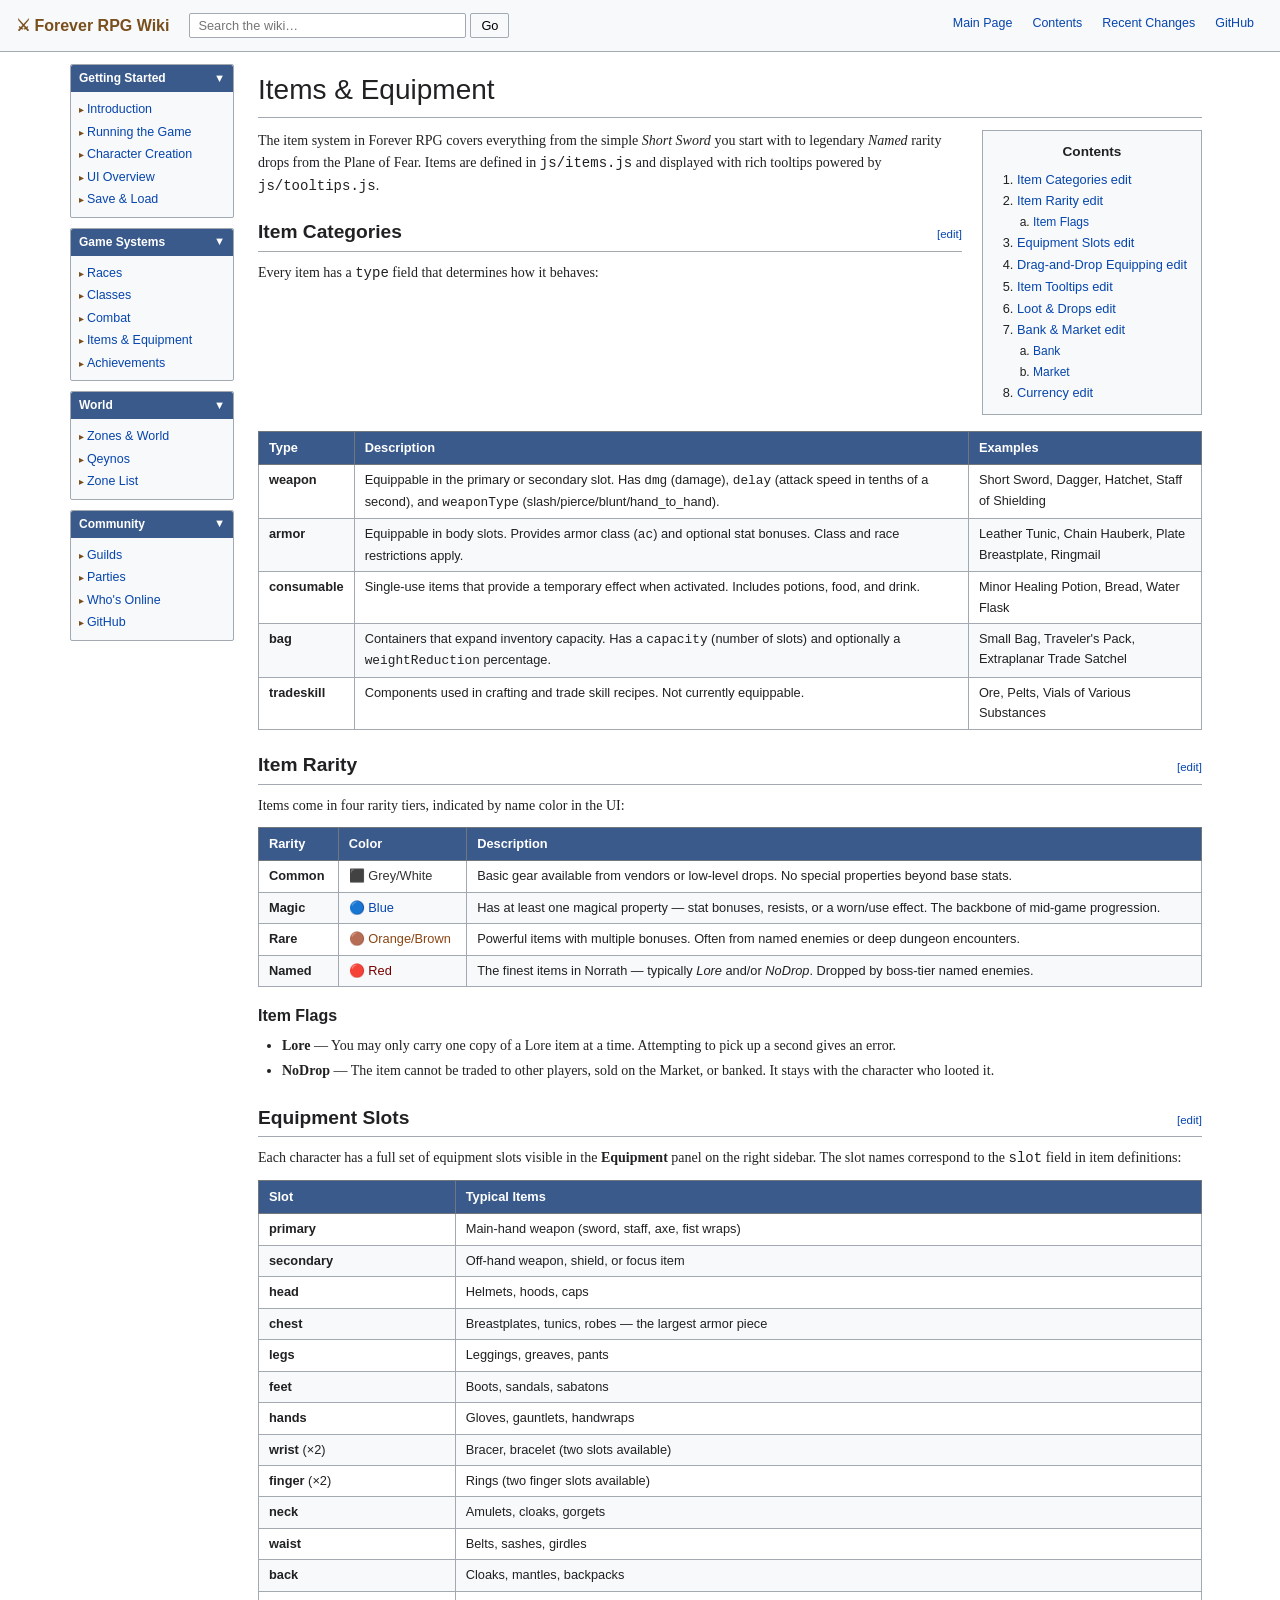
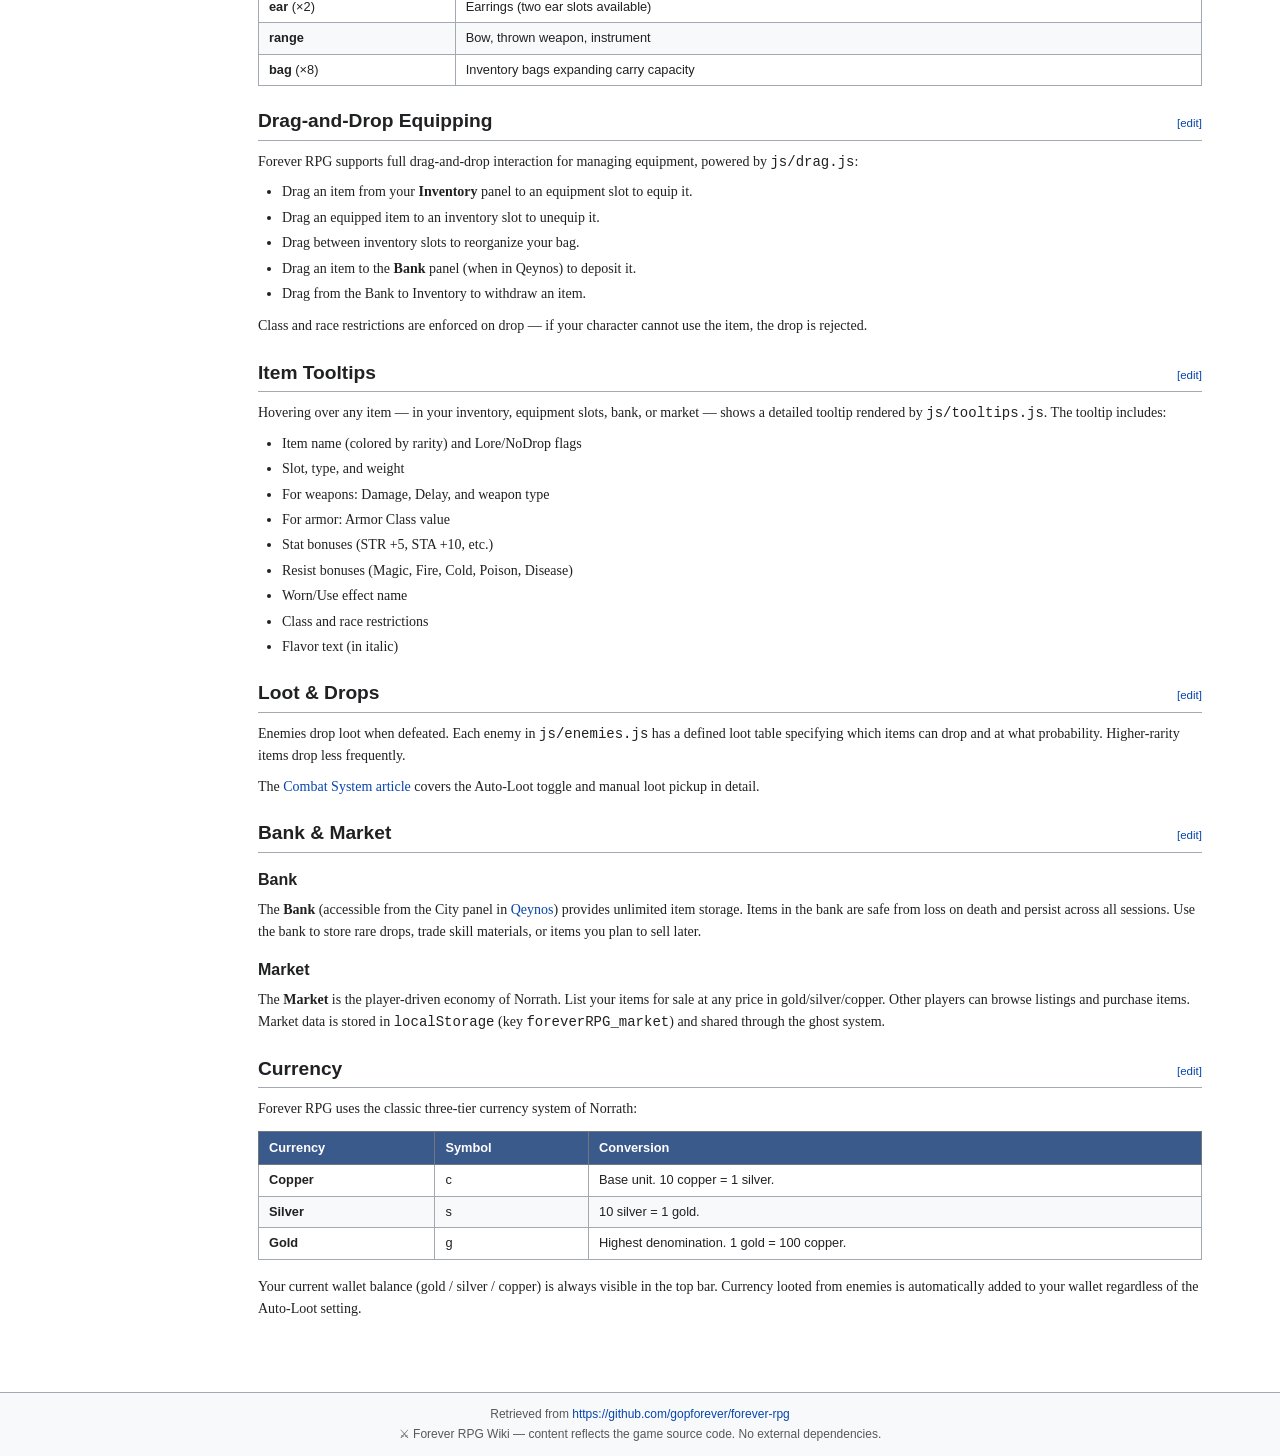
<file: wiki/items.html>
<!DOCTYPE html>
<html lang="en">
<head>
  <meta charset="UTF-8">
  <meta name="viewport" content="width=device-width, initial-scale=1.0">
  <title>Items &amp; Equipment — Forever RPG Wiki</title>
  <link rel="stylesheet" href="./wiki.css">
</head>
<body>

<nav class="wiki-topbar">
  <a href="./index.html" class="wiki-logo">⚔ Forever RPG Wiki</a>
  <form id="wiki-search-form" class="wiki-topbar-search" role="search">
    <input type="search" placeholder="Search the wiki…" aria-label="Search">
    <button type="submit">Go</button>
  </form>
  <ul class="wiki-topnav">
    <li><a href="./index.html">Main Page</a></li>
    <li><a href="./getting-started.html">Contents</a></li>
    <li><a href="./index.html#recent-changes">Recent Changes</a></li>
    <li><a href="https://github.com/gopforever/forever-rpg" target="_blank" rel="noopener">GitHub</a></li>
  </ul>
</nav>

<div class="wiki-body">

  <aside class="wiki-sidebar">
    <div class="wiki-sidebar-portal">
      <div class="wiki-sidebar-portal-header">Getting Started <span class="toggle-icon">▼</span></div>
      <div class="wiki-sidebar-portal-body">
        <ul>
          <li><a href="./getting-started.html">Introduction</a></li>
          <li><a href="./getting-started.html#running-the-game">Running the Game</a></li>
          <li><a href="./getting-started.html#character-creation">Character Creation</a></li>
          <li><a href="./getting-started.html#ui-overview">UI Overview</a></li>
          <li><a href="./getting-started.html#save-load">Save &amp; Load</a></li>
        </ul>
      </div>
    </div>
    <div class="wiki-sidebar-portal">
      <div class="wiki-sidebar-portal-header">Game Systems <span class="toggle-icon">▼</span></div>
      <div class="wiki-sidebar-portal-body">
        <ul>
          <li><a href="./races.html">Races</a></li>
          <li><a href="./classes.html">Classes</a></li>
          <li><a href="./combat.html">Combat</a></li>
          <li><a href="./items.html">Items &amp; Equipment</a></li>
          <li><a href="./achievements.html">Achievements</a></li>
        </ul>
      </div>
    </div>
    <div class="wiki-sidebar-portal">
      <div class="wiki-sidebar-portal-header">World <span class="toggle-icon">▼</span></div>
      <div class="wiki-sidebar-portal-body">
        <ul>
          <li><a href="./zones.html">Zones &amp; World</a></li>
          <li><a href="./zones.html#qeynos">Qeynos</a></li>
          <li><a href="./zones.html#zone-list">Zone List</a></li>
        </ul>
      </div>
    </div>
    <div class="wiki-sidebar-portal">
      <div class="wiki-sidebar-portal-header">Community <span class="toggle-icon">▼</span></div>
      <div class="wiki-sidebar-portal-body">
        <ul>
          <li><a href="./guilds.html">Guilds</a></li>
          <li><a href="./guilds.html#party-system">Parties</a></li>
          <li><a href="./guilds.html#whos-online">Who's Online</a></li>
          <li><a href="https://github.com/gopforever/forever-rpg" target="_blank" rel="noopener">GitHub</a></li>
        </ul>
      </div>
    </div>
  </aside>

  <main class="wiki-content">

    <h1>Items &amp; Equipment</h1>

    <div class="toc" id="wiki-toc">
      <div class="toc-title">Contents</div>
    </div>

    <p>
      The item system in Forever RPG covers everything from the simple <em>Short Sword</em> you start with
      to legendary <em>Named</em> rarity drops from the Plane of Fear. Items are defined in <code>js/items.js</code>
      and displayed with rich tooltips powered by <code>js/tooltips.js</code>.
    </p>

    <div class="article-section" id="item-categories">
      <h2>Item Categories <a href="#item-categories" class="edit-link">edit</a></h2>
      <p>Every item has a <code>type</code> field that determines how it behaves:</p>

      <table class="wiki-table">
        <thead>
          <tr><th>Type</th><th>Description</th><th>Examples</th></tr>
        </thead>
        <tbody>
          <tr>
            <td><b>weapon</b></td>
            <td>Equippable in the primary or secondary slot. Has <code>dmg</code> (damage), <code>delay</code> (attack speed in tenths of a second), and <code>weaponType</code> (slash/pierce/blunt/hand_to_hand).</td>
            <td>Short Sword, Dagger, Hatchet, Staff of Shielding</td>
          </tr>
          <tr>
            <td><b>armor</b></td>
            <td>Equippable in body slots. Provides armor class (<code>ac</code>) and optional stat bonuses. Class and race restrictions apply.</td>
            <td>Leather Tunic, Chain Hauberk, Plate Breastplate, Ringmail</td>
          </tr>
          <tr>
            <td><b>consumable</b></td>
            <td>Single-use items that provide a temporary effect when activated. Includes potions, food, and drink.</td>
            <td>Minor Healing Potion, Bread, Water Flask</td>
          </tr>
          <tr>
            <td><b>bag</b></td>
            <td>Containers that expand inventory capacity. Has a <code>capacity</code> (number of slots) and optionally a <code>weightReduction</code> percentage.</td>
            <td>Small Bag, Traveler's Pack, Extraplanar Trade Satchel</td>
          </tr>
          <tr>
            <td><b>tradeskill</b></td>
            <td>Components used in crafting and trade skill recipes. Not currently equippable.</td>
            <td>Ore, Pelts, Vials of Various Substances</td>
          </tr>
        </tbody>
      </table>
    </div>

    <div class="article-section" id="rarity">
      <h2>Item Rarity <a href="#rarity" class="edit-link">edit</a></h2>
      <p>Items come in four rarity tiers, indicated by name color in the UI:</p>

      <table class="wiki-table">
        <thead>
          <tr><th>Rarity</th><th>Color</th><th>Description</th></tr>
        </thead>
        <tbody>
          <tr><td><b>Common</b></td><td style="color:#333">⬛ Grey/White</td><td>Basic gear available from vendors or low-level drops. No special properties beyond base stats.</td></tr>
          <tr><td><b>Magic</b></td><td style="color:#0645ad">🔵 Blue</td><td>Has at least one magical property — stat bonuses, resists, or a worn/use effect. The backbone of mid-game progression.</td></tr>
          <tr><td><b>Rare</b></td><td style="color:#8b4513">🟤 Orange/Brown</td><td>Powerful items with multiple bonuses. Often from named enemies or deep dungeon encounters.</td></tr>
          <tr><td><b>Named</b></td><td style="color:#7a0000">🔴 Red</td><td>The finest items in Norrath — typically <em>Lore</em> and/or <em>NoDrop</em>. Dropped by boss-tier named enemies.</td></tr>
        </tbody>
      </table>

      <h3 id="item-flags">Item Flags</h3>
      <ul>
        <li><b>Lore</b> — You may only carry one copy of a Lore item at a time. Attempting to pick up a second gives an error.</li>
        <li><b>NoDrop</b> — The item cannot be traded to other players, sold on the Market, or banked. It stays with the character who looted it.</li>
      </ul>
    </div>

    <div class="article-section" id="equipment-slots">
      <h2>Equipment Slots <a href="#equipment-slots" class="edit-link">edit</a></h2>
      <p>
        Each character has a full set of equipment slots visible in the <b>Equipment</b> panel on the right sidebar.
        The slot names correspond to the <code>slot</code> field in item definitions:
      </p>

      <table class="wiki-table">
        <thead>
          <tr><th>Slot</th><th>Typical Items</th></tr>
        </thead>
        <tbody>
          <tr><td><b>primary</b></td><td>Main-hand weapon (sword, staff, axe, fist wraps)</td></tr>
          <tr><td><b>secondary</b></td><td>Off-hand weapon, shield, or focus item</td></tr>
          <tr><td><b>head</b></td><td>Helmets, hoods, caps</td></tr>
          <tr><td><b>chest</b></td><td>Breastplates, tunics, robes — the largest armor piece</td></tr>
          <tr><td><b>legs</b></td><td>Leggings, greaves, pants</td></tr>
          <tr><td><b>feet</b></td><td>Boots, sandals, sabatons</td></tr>
          <tr><td><b>hands</b></td><td>Gloves, gauntlets, handwraps</td></tr>
          <tr><td><b>wrist</b> (×2)</td><td>Bracer, bracelet (two slots available)</td></tr>
          <tr><td><b>finger</b> (×2)</td><td>Rings (two finger slots available)</td></tr>
          <tr><td><b>neck</b></td><td>Amulets, cloaks, gorgets</td></tr>
          <tr><td><b>waist</b></td><td>Belts, sashes, girdles</td></tr>
          <tr><td><b>back</b></td><td>Cloaks, mantles, backpacks</td></tr>
          <tr><td><b>ear</b> (×2)</td><td>Earrings (two ear slots available)</td></tr>
          <tr><td><b>range</b></td><td>Bow, thrown weapon, instrument</td></tr>
          <tr><td><b>bag</b> (×8)</td><td>Inventory bags expanding carry capacity</td></tr>
        </tbody>
      </table>
    </div>

    <div class="article-section" id="drag-and-drop">
      <h2>Drag-and-Drop Equipping <a href="#drag-and-drop" class="edit-link">edit</a></h2>
      <p>
        Forever RPG supports full drag-and-drop interaction for managing equipment, powered by <code>js/drag.js</code>:
      </p>
      <ul>
        <li>Drag an item from your <b>Inventory</b> panel to an equipment slot to equip it.</li>
        <li>Drag an equipped item to an inventory slot to unequip it.</li>
        <li>Drag between inventory slots to reorganize your bag.</li>
        <li>Drag an item to the <b>Bank</b> panel (when in Qeynos) to deposit it.</li>
        <li>Drag from the Bank to Inventory to withdraw an item.</li>
      </ul>
      <p>
        Class and race restrictions are enforced on drop — if your character cannot use the item, the drop is rejected.
      </p>
    </div>

    <div class="article-section" id="tooltips">
      <h2>Item Tooltips <a href="#tooltips" class="edit-link">edit</a></h2>
      <p>
        Hovering over any item — in your inventory, equipment slots, bank, or market — shows a detailed tooltip
        rendered by <code>js/tooltips.js</code>. The tooltip includes:
      </p>
      <ul>
        <li>Item name (colored by rarity) and Lore/NoDrop flags</li>
        <li>Slot, type, and weight</li>
        <li>For weapons: Damage, Delay, and weapon type</li>
        <li>For armor: Armor Class value</li>
        <li>Stat bonuses (STR +5, STA +10, etc.)</li>
        <li>Resist bonuses (Magic, Fire, Cold, Poison, Disease)</li>
        <li>Worn/Use effect name</li>
        <li>Class and race restrictions</li>
        <li>Flavor text (in italic)</li>
      </ul>
    </div>

    <div class="article-section" id="loot-drops">
      <h2>Loot &amp; Drops <a href="#loot-drops" class="edit-link">edit</a></h2>
      <p>
        Enemies drop loot when defeated. Each enemy in <code>js/enemies.js</code> has a defined loot table
        specifying which items can drop and at what probability. Higher-rarity items drop less frequently.
      </p>
      <p>
        The <a href="./combat.html#loot-system">Combat System article</a> covers the Auto-Loot toggle and
        manual loot pickup in detail.
      </p>
    </div>

    <div class="article-section" id="bank-market">
      <h2>Bank &amp; Market <a href="#bank-market" class="edit-link">edit</a></h2>

      <h3 id="bank">Bank</h3>
      <p>
        The <b>Bank</b> (accessible from the City panel in <a href="./zones.html#qeynos">Qeynos</a>) provides
        unlimited item storage. Items in the bank are safe from loss on death and persist across all sessions.
        Use the bank to store rare drops, trade skill materials, or items you plan to sell later.
      </p>

      <h3 id="market">Market</h3>
      <p>
        The <b>Market</b> is the player-driven economy of Norrath. List your items for sale at any price in
        gold/silver/copper. Other players can browse listings and purchase items. Market data is stored in
        <code>localStorage</code> (key <code>foreverRPG_market</code>) and shared through the ghost system.
      </p>
    </div>

    <div class="article-section" id="currency">
      <h2>Currency <a href="#currency" class="edit-link">edit</a></h2>
      <p>
        Forever RPG uses the classic three-tier currency system of Norrath:
      </p>

      <table class="wiki-table">
        <thead>
          <tr><th>Currency</th><th>Symbol</th><th>Conversion</th></tr>
        </thead>
        <tbody>
          <tr><td><b>Copper</b></td><td>c</td><td>Base unit. 10 copper = 1 silver.</td></tr>
          <tr><td><b>Silver</b></td><td>s</td><td>10 silver = 1 gold.</td></tr>
          <tr><td><b>Gold</b></td><td>g</td><td>Highest denomination. 1 gold = 100 copper.</td></tr>
        </tbody>
      </table>

      <p>
        Your current wallet balance (gold / silver / copper) is always visible in the top bar.
        Currency looted from enemies is automatically added to your wallet regardless of the Auto-Loot setting.
      </p>
    </div>

  </main>
</div>

<footer class="wiki-footer">
  <p>Retrieved from <a href="https://github.com/gopforever/forever-rpg" target="_blank" rel="noopener">https://github.com/gopforever/forever-rpg</a></p>
  <p>⚔ Forever RPG Wiki — content reflects the game source code. No external dependencies.</p>
</footer>

<script src="./wiki.js"></script>
</body>
</html>
</file>
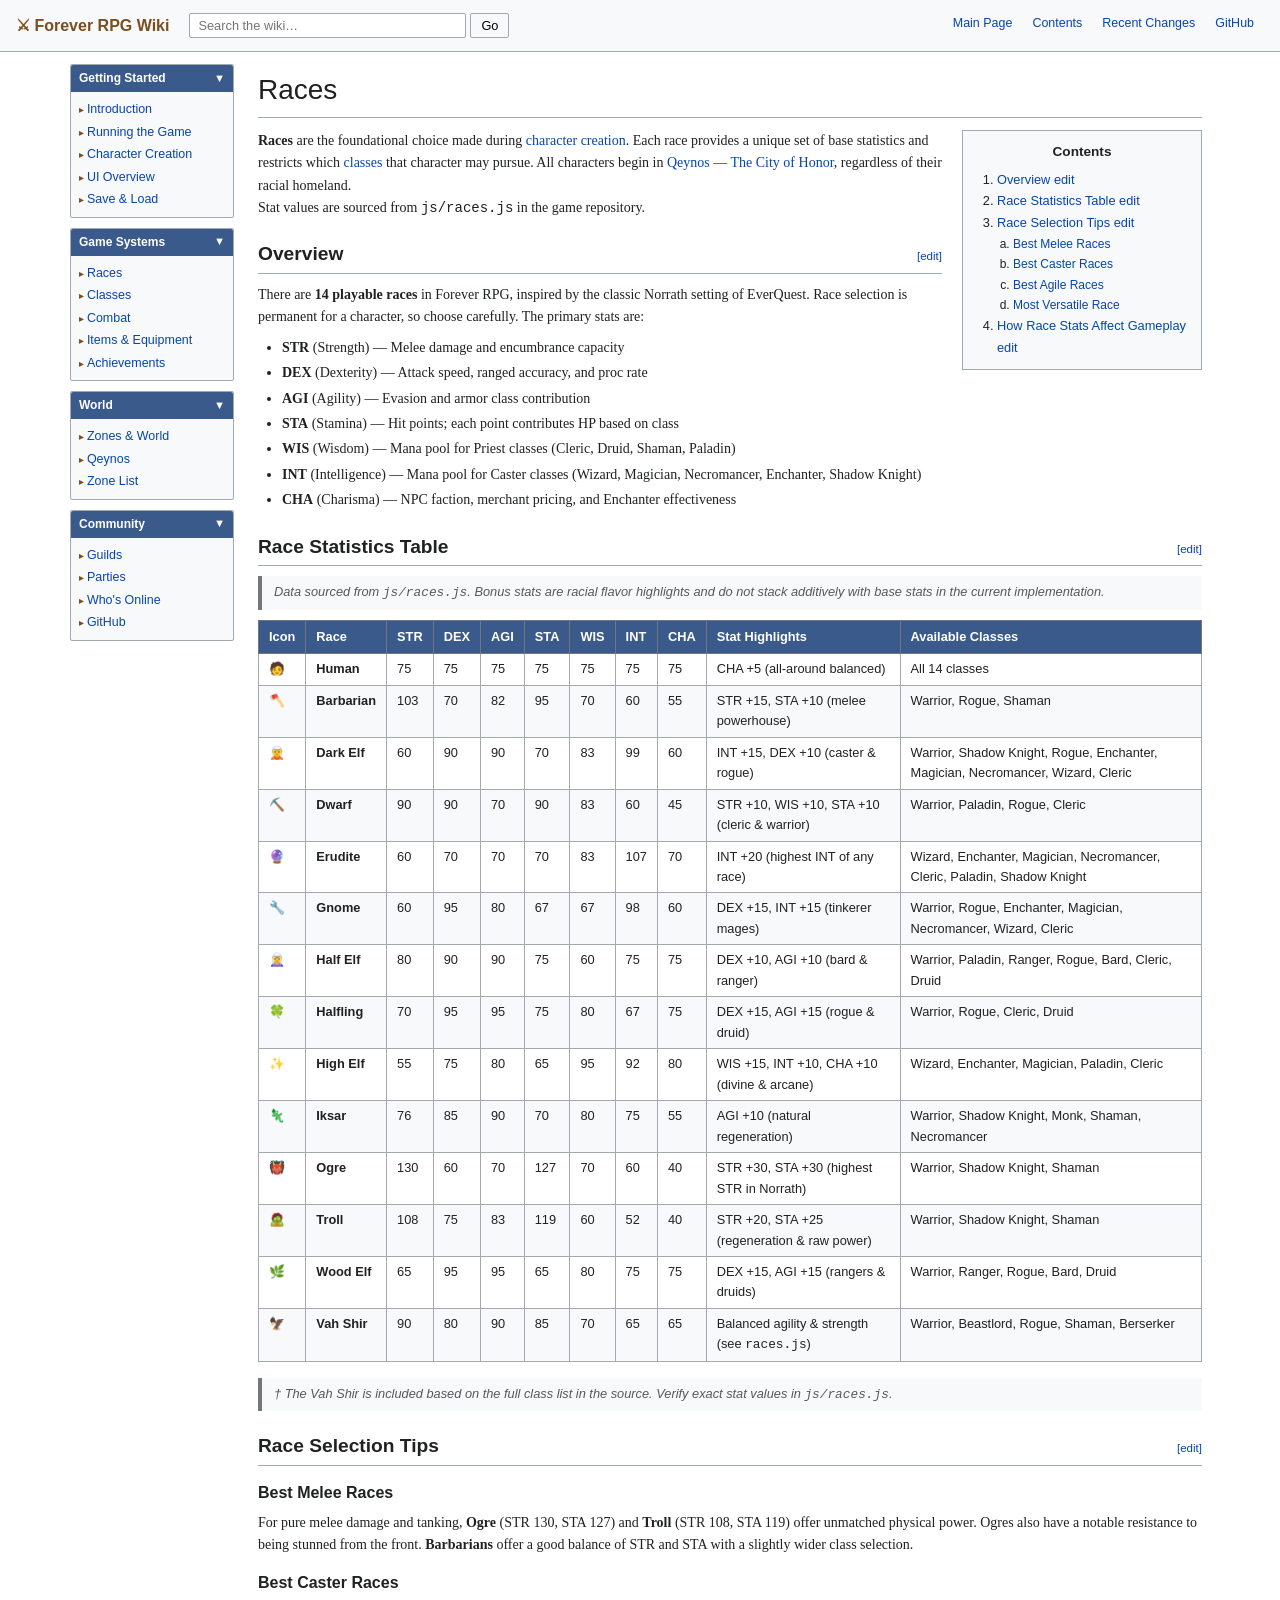
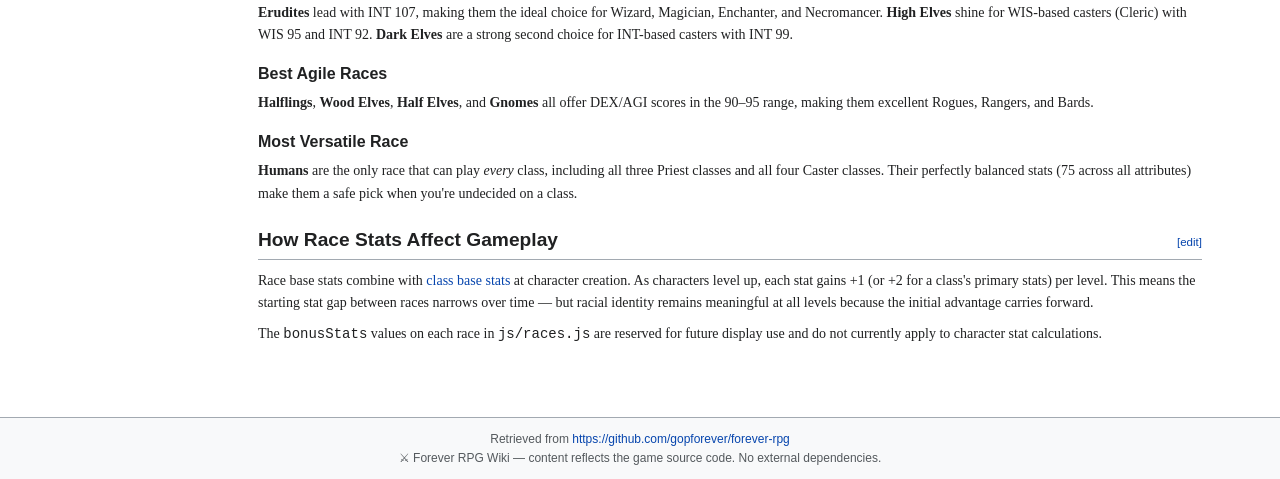
<file: wiki/races.html>
<!DOCTYPE html>
<html lang="en">
<head>
  <meta charset="UTF-8">
  <meta name="viewport" content="width=device-width, initial-scale=1.0">
  <title>Races — Forever RPG Wiki</title>
  <link rel="stylesheet" href="./wiki.css">
</head>
<body>

<nav class="wiki-topbar">
  <a href="./index.html" class="wiki-logo">⚔ Forever RPG Wiki</a>
  <form id="wiki-search-form" class="wiki-topbar-search" role="search">
    <input type="search" placeholder="Search the wiki…" aria-label="Search">
    <button type="submit">Go</button>
  </form>
  <ul class="wiki-topnav">
    <li><a href="./index.html">Main Page</a></li>
    <li><a href="./getting-started.html">Contents</a></li>
    <li><a href="./index.html#recent-changes">Recent Changes</a></li>
    <li><a href="https://github.com/gopforever/forever-rpg" target="_blank" rel="noopener">GitHub</a></li>
  </ul>
</nav>

<div class="wiki-body">

  <aside class="wiki-sidebar">
    <div class="wiki-sidebar-portal">
      <div class="wiki-sidebar-portal-header">Getting Started <span class="toggle-icon">▼</span></div>
      <div class="wiki-sidebar-portal-body">
        <ul>
          <li><a href="./getting-started.html">Introduction</a></li>
          <li><a href="./getting-started.html#running-the-game">Running the Game</a></li>
          <li><a href="./getting-started.html#character-creation">Character Creation</a></li>
          <li><a href="./getting-started.html#ui-overview">UI Overview</a></li>
          <li><a href="./getting-started.html#save-load">Save &amp; Load</a></li>
        </ul>
      </div>
    </div>
    <div class="wiki-sidebar-portal">
      <div class="wiki-sidebar-portal-header">Game Systems <span class="toggle-icon">▼</span></div>
      <div class="wiki-sidebar-portal-body">
        <ul>
          <li><a href="./races.html">Races</a></li>
          <li><a href="./classes.html">Classes</a></li>
          <li><a href="./combat.html">Combat</a></li>
          <li><a href="./items.html">Items &amp; Equipment</a></li>
          <li><a href="./achievements.html">Achievements</a></li>
        </ul>
      </div>
    </div>
    <div class="wiki-sidebar-portal">
      <div class="wiki-sidebar-portal-header">World <span class="toggle-icon">▼</span></div>
      <div class="wiki-sidebar-portal-body">
        <ul>
          <li><a href="./zones.html">Zones &amp; World</a></li>
          <li><a href="./zones.html#qeynos">Qeynos</a></li>
          <li><a href="./zones.html#zone-list">Zone List</a></li>
        </ul>
      </div>
    </div>
    <div class="wiki-sidebar-portal">
      <div class="wiki-sidebar-portal-header">Community <span class="toggle-icon">▼</span></div>
      <div class="wiki-sidebar-portal-body">
        <ul>
          <li><a href="./guilds.html">Guilds</a></li>
          <li><a href="./guilds.html#party-system">Parties</a></li>
          <li><a href="./guilds.html#whos-online">Who's Online</a></li>
          <li><a href="https://github.com/gopforever/forever-rpg" target="_blank" rel="noopener">GitHub</a></li>
        </ul>
      </div>
    </div>
  </aside>

  <main class="wiki-content">

    <h1>Races</h1>

    <div class="toc" id="wiki-toc">
      <div class="toc-title">Contents</div>
    </div>

    <p>
      <b>Races</b> are the foundational choice made during <a href="./getting-started.html#character-creation">character creation</a>.
      Each race provides a unique set of base statistics and restricts which <a href="./classes.html">classes</a>
      that character may pursue. All characters begin in <a href="./zones.html#qeynos">Qeynos — The City of Honor</a>,
      regardless of their racial homeland.
    </p>
    <p>
      Stat values are sourced from <code>js/races.js</code> in the game repository.
    </p>

    <div class="article-section" id="overview">
      <h2>Overview <a href="#overview" class="edit-link">edit</a></h2>
      <p>
        There are <b>14 playable races</b> in Forever RPG, inspired by the classic Norrath setting of EverQuest.
        Race selection is permanent for a character, so choose carefully. The primary stats are:
      </p>
      <ul>
        <li><b>STR</b> (Strength) — Melee damage and encumbrance capacity</li>
        <li><b>DEX</b> (Dexterity) — Attack speed, ranged accuracy, and proc rate</li>
        <li><b>AGI</b> (Agility) — Evasion and armor class contribution</li>
        <li><b>STA</b> (Stamina) — Hit points; each point contributes HP based on class</li>
        <li><b>WIS</b> (Wisdom) — Mana pool for Priest classes (Cleric, Druid, Shaman, Paladin)</li>
        <li><b>INT</b> (Intelligence) — Mana pool for Caster classes (Wizard, Magician, Necromancer, Enchanter, Shadow Knight)</li>
        <li><b>CHA</b> (Charisma) — NPC faction, merchant pricing, and Enchanter effectiveness</li>
      </ul>
    </div>

    <div class="article-section" id="race-table">
      <h2>Race Statistics Table <a href="#race-table" class="edit-link">edit</a></h2>
      <div class="hatnote">Data sourced from <code>js/races.js</code>. Bonus stats are racial flavor highlights and do not stack additively with base stats in the current implementation.</div>

      <table class="wiki-table">
        <thead>
          <tr>
            <th>Icon</th>
            <th>Race</th>
            <th>STR</th>
            <th>DEX</th>
            <th>AGI</th>
            <th>STA</th>
            <th>WIS</th>
            <th>INT</th>
            <th>CHA</th>
            <th>Stat Highlights</th>
            <th>Available Classes</th>
          </tr>
        </thead>
        <tbody>
          <tr>
            <td>🧑</td>
            <td><b>Human</b></td>
            <td>75</td><td>75</td><td>75</td><td>75</td><td>75</td><td>75</td><td>75</td>
            <td>CHA +5 (all-around balanced)</td>
            <td>All 14 classes</td>
          </tr>
          <tr>
            <td>🪓</td>
            <td><b>Barbarian</b></td>
            <td>103</td><td>70</td><td>82</td><td>95</td><td>70</td><td>60</td><td>55</td>
            <td>STR +15, STA +10 (melee powerhouse)</td>
            <td>Warrior, Rogue, Shaman</td>
          </tr>
          <tr>
            <td>🧝</td>
            <td><b>Dark Elf</b></td>
            <td>60</td><td>90</td><td>90</td><td>70</td><td>83</td><td>99</td><td>60</td>
            <td>INT +15, DEX +10 (caster &amp; rogue)</td>
            <td>Warrior, Shadow Knight, Rogue, Enchanter, Magician, Necromancer, Wizard, Cleric</td>
          </tr>
          <tr>
            <td>⛏️</td>
            <td><b>Dwarf</b></td>
            <td>90</td><td>90</td><td>70</td><td>90</td><td>83</td><td>60</td><td>45</td>
            <td>STR +10, WIS +10, STA +10 (cleric &amp; warrior)</td>
            <td>Warrior, Paladin, Rogue, Cleric</td>
          </tr>
          <tr>
            <td>🔮</td>
            <td><b>Erudite</b></td>
            <td>60</td><td>70</td><td>70</td><td>70</td><td>83</td><td>107</td><td>70</td>
            <td>INT +20 (highest INT of any race)</td>
            <td>Wizard, Enchanter, Magician, Necromancer, Cleric, Paladin, Shadow Knight</td>
          </tr>
          <tr>
            <td>🔧</td>
            <td><b>Gnome</b></td>
            <td>60</td><td>95</td><td>80</td><td>67</td><td>67</td><td>98</td><td>60</td>
            <td>DEX +15, INT +15 (tinkerer mages)</td>
            <td>Warrior, Rogue, Enchanter, Magician, Necromancer, Wizard, Cleric</td>
          </tr>
          <tr>
            <td>🧝‍♀️</td>
            <td><b>Half Elf</b></td>
            <td>80</td><td>90</td><td>90</td><td>75</td><td>60</td><td>75</td><td>75</td>
            <td>DEX +10, AGI +10 (bard &amp; ranger)</td>
            <td>Warrior, Paladin, Ranger, Rogue, Bard, Cleric, Druid</td>
          </tr>
          <tr>
            <td>🍀</td>
            <td><b>Halfling</b></td>
            <td>70</td><td>95</td><td>95</td><td>75</td><td>80</td><td>67</td><td>75</td>
            <td>DEX +15, AGI +15 (rogue &amp; druid)</td>
            <td>Warrior, Rogue, Cleric, Druid</td>
          </tr>
          <tr>
            <td>✨</td>
            <td><b>High Elf</b></td>
            <td>55</td><td>75</td><td>80</td><td>65</td><td>95</td><td>92</td><td>80</td>
            <td>WIS +15, INT +10, CHA +10 (divine &amp; arcane)</td>
            <td>Wizard, Enchanter, Magician, Paladin, Cleric</td>
          </tr>
          <tr>
            <td>🦎</td>
            <td><b>Iksar</b></td>
            <td>76</td><td>85</td><td>90</td><td>70</td><td>80</td><td>75</td><td>55</td>
            <td>AGI +10 (natural regeneration)</td>
            <td>Warrior, Shadow Knight, Monk, Shaman, Necromancer</td>
          </tr>
          <tr>
            <td>👹</td>
            <td><b>Ogre</b></td>
            <td>130</td><td>60</td><td>70</td><td>127</td><td>70</td><td>60</td><td>40</td>
            <td>STR +30, STA +30 (highest STR in Norrath)</td>
            <td>Warrior, Shadow Knight, Shaman</td>
          </tr>
          <tr>
            <td>🧟</td>
            <td><b>Troll</b></td>
            <td>108</td><td>75</td><td>83</td><td>119</td><td>60</td><td>52</td><td>40</td>
            <td>STR +20, STA +25 (regeneration &amp; raw power)</td>
            <td>Warrior, Shadow Knight, Shaman</td>
          </tr>
          <tr>
            <td>🌿</td>
            <td><b>Wood Elf</b></td>
            <td>65</td><td>95</td><td>95</td><td>65</td><td>80</td><td>75</td><td>75</td>
            <td>DEX +15, AGI +15 (rangers &amp; druids)</td>
            <td>Warrior, Ranger, Rogue, Bard, Druid</td>
          </tr>
          <tr>
            <td>🦅</td>
            <td><b>Vah Shir</b></td>
            <td>90</td><td>80</td><td>90</td><td>85</td><td>70</td><td>65</td><td>65</td>
            <td>Balanced agility &amp; strength (see <code>races.js</code>)</td>
            <td>Warrior, Beastlord, Rogue, Shaman, Berserker</td>
          </tr>
        </tbody>
      </table>
      <div class="hatnote">† The Vah Shir is included based on the full class list in the source. Verify exact stat values in <code>js/races.js</code>.</div>
    </div>

    <div class="article-section" id="race-selection-tips">
      <h2>Race Selection Tips <a href="#race-selection-tips" class="edit-link">edit</a></h2>

      <h3 id="melee-races">Best Melee Races</h3>
      <p>
        For pure melee damage and tanking, <b>Ogre</b> (STR 130, STA 127) and <b>Troll</b> (STR 108, STA 119)
        offer unmatched physical power. Ogres also have a notable resistance to being stunned from the front.
        <b>Barbarians</b> offer a good balance of STR and STA with a slightly wider class selection.
      </p>

      <h3 id="caster-races">Best Caster Races</h3>
      <p>
        <b>Erudites</b> lead with INT 107, making them the ideal choice for Wizard, Magician, Enchanter,
        and Necromancer. <b>High Elves</b> shine for WIS-based casters (Cleric) with WIS 95 and INT 92.
        <b>Dark Elves</b> are a strong second choice for INT-based casters with INT 99.
      </p>

      <h3 id="agile-races">Best Agile Races</h3>
      <p>
        <b>Halflings</b>, <b>Wood Elves</b>, <b>Half Elves</b>, and <b>Gnomes</b> all offer DEX/AGI scores
        in the 90–95 range, making them excellent Rogues, Rangers, and Bards.
      </p>

      <h3 id="versatile-races">Most Versatile Race</h3>
      <p>
        <b>Humans</b> are the only race that can play <em>every</em> class, including all three Priest
        classes and all four Caster classes. Their perfectly balanced stats (75 across all attributes)
        make them a safe pick when you're undecided on a class.
      </p>
    </div>

    <div class="article-section" id="race-and-stats">
      <h2>How Race Stats Affect Gameplay <a href="#race-and-stats" class="edit-link">edit</a></h2>
      <p>
        Race base stats combine with <a href="./classes.html#class-stats">class base stats</a> at character creation.
        As characters level up, each stat gains +1 (or +2 for a class's primary stats) per level. This means the
        starting stat gap between races narrows over time — but racial identity remains meaningful at all levels
        because the initial advantage carries forward.
      </p>
      <p>
        The <code>bonusStats</code> values on each race in <code>js/races.js</code> are reserved for future
        display use and do not currently apply to character stat calculations.
      </p>
    </div>

  </main>
</div>

<footer class="wiki-footer">
  <p>Retrieved from <a href="https://github.com/gopforever/forever-rpg" target="_blank" rel="noopener">https://github.com/gopforever/forever-rpg</a></p>
  <p>⚔ Forever RPG Wiki — content reflects the game source code. No external dependencies.</p>
</footer>

<script src="./wiki.js"></script>
</body>
</html>
</file>
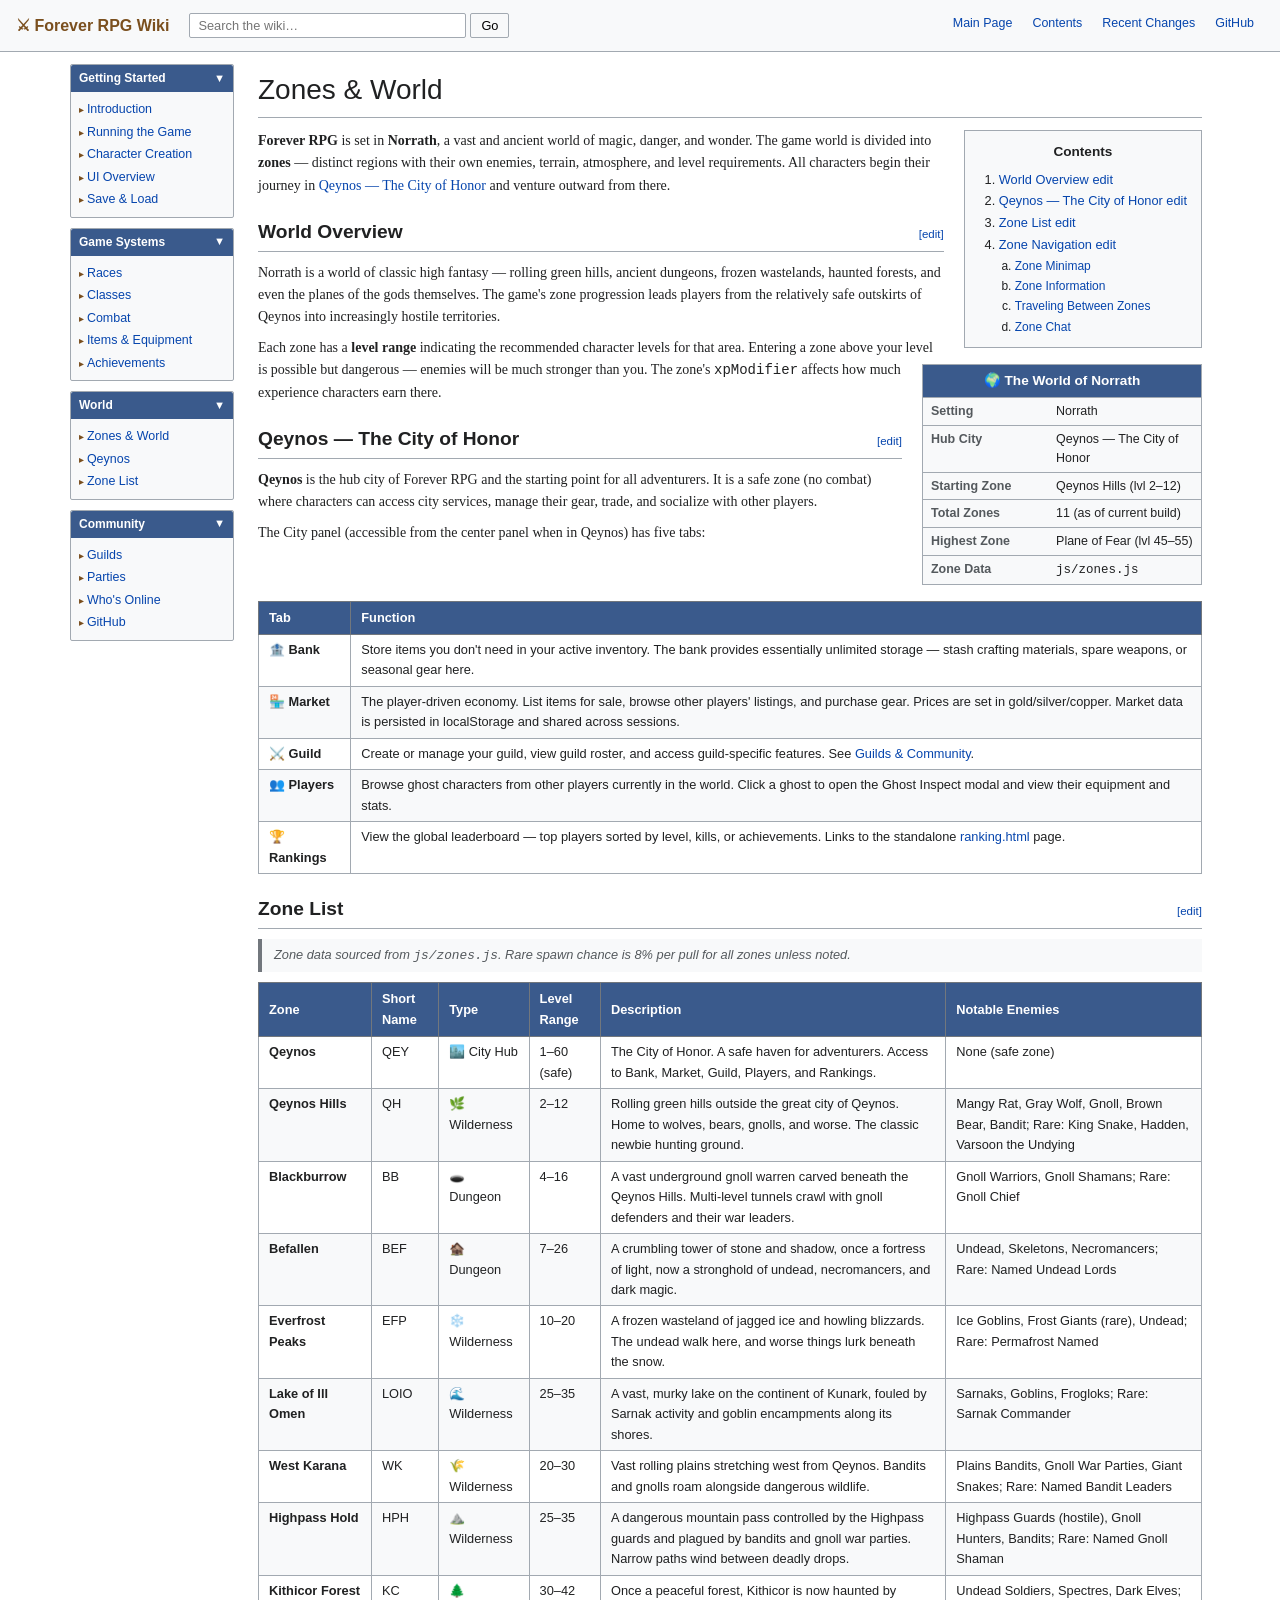
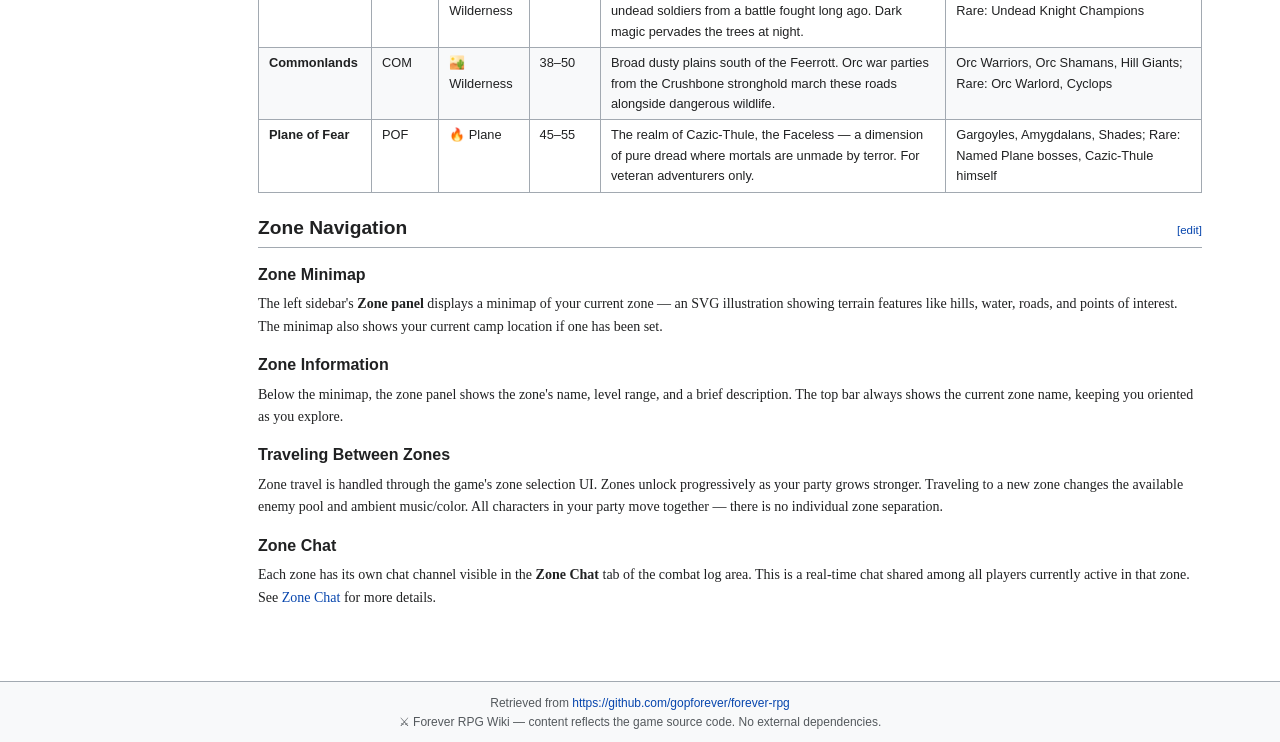
<file: wiki/zones.html>
<!DOCTYPE html>
<html lang="en">
<head>
  <meta charset="UTF-8">
  <meta name="viewport" content="width=device-width, initial-scale=1.0">
  <title>Zones &amp; World — Forever RPG Wiki</title>
  <link rel="stylesheet" href="./wiki.css">
</head>
<body>

<nav class="wiki-topbar">
  <a href="./index.html" class="wiki-logo">⚔ Forever RPG Wiki</a>
  <form id="wiki-search-form" class="wiki-topbar-search" role="search">
    <input type="search" placeholder="Search the wiki…" aria-label="Search">
    <button type="submit">Go</button>
  </form>
  <ul class="wiki-topnav">
    <li><a href="./index.html">Main Page</a></li>
    <li><a href="./getting-started.html">Contents</a></li>
    <li><a href="./index.html#recent-changes">Recent Changes</a></li>
    <li><a href="https://github.com/gopforever/forever-rpg" target="_blank" rel="noopener">GitHub</a></li>
  </ul>
</nav>

<div class="wiki-body">

  <aside class="wiki-sidebar">
    <div class="wiki-sidebar-portal">
      <div class="wiki-sidebar-portal-header">Getting Started <span class="toggle-icon">▼</span></div>
      <div class="wiki-sidebar-portal-body">
        <ul>
          <li><a href="./getting-started.html">Introduction</a></li>
          <li><a href="./getting-started.html#running-the-game">Running the Game</a></li>
          <li><a href="./getting-started.html#character-creation">Character Creation</a></li>
          <li><a href="./getting-started.html#ui-overview">UI Overview</a></li>
          <li><a href="./getting-started.html#save-load">Save &amp; Load</a></li>
        </ul>
      </div>
    </div>
    <div class="wiki-sidebar-portal">
      <div class="wiki-sidebar-portal-header">Game Systems <span class="toggle-icon">▼</span></div>
      <div class="wiki-sidebar-portal-body">
        <ul>
          <li><a href="./races.html">Races</a></li>
          <li><a href="./classes.html">Classes</a></li>
          <li><a href="./combat.html">Combat</a></li>
          <li><a href="./items.html">Items &amp; Equipment</a></li>
          <li><a href="./achievements.html">Achievements</a></li>
        </ul>
      </div>
    </div>
    <div class="wiki-sidebar-portal">
      <div class="wiki-sidebar-portal-header">World <span class="toggle-icon">▼</span></div>
      <div class="wiki-sidebar-portal-body">
        <ul>
          <li><a href="./zones.html">Zones &amp; World</a></li>
          <li><a href="./zones.html#qeynos">Qeynos</a></li>
          <li><a href="./zones.html#zone-list">Zone List</a></li>
        </ul>
      </div>
    </div>
    <div class="wiki-sidebar-portal">
      <div class="wiki-sidebar-portal-header">Community <span class="toggle-icon">▼</span></div>
      <div class="wiki-sidebar-portal-body">
        <ul>
          <li><a href="./guilds.html">Guilds</a></li>
          <li><a href="./guilds.html#party-system">Parties</a></li>
          <li><a href="./guilds.html#whos-online">Who's Online</a></li>
          <li><a href="https://github.com/gopforever/forever-rpg" target="_blank" rel="noopener">GitHub</a></li>
        </ul>
      </div>
    </div>
  </aside>

  <main class="wiki-content">

    <h1>Zones &amp; World</h1>

    <div class="toc" id="wiki-toc">
      <div class="toc-title">Contents</div>
    </div>

    <!-- Infobox -->
    <div class="infobox">
      <div class="infobox-title">🌍 The World of Norrath</div>
      <table>
        <tr><td>Setting</td><td>Norrath</td></tr>
        <tr><td>Hub City</td><td>Qeynos — The City of Honor</td></tr>
        <tr><td>Starting Zone</td><td>Qeynos Hills (lvl 2–12)</td></tr>
        <tr><td>Total Zones</td><td>11 (as of current build)</td></tr>
        <tr><td>Highest Zone</td><td>Plane of Fear (lvl 45–55)</td></tr>
        <tr><td>Zone Data</td><td><code>js/zones.js</code></td></tr>
      </table>
    </div>

    <p>
      <b>Forever RPG</b> is set in <b>Norrath</b>, a vast and ancient world of magic, danger, and wonder.
      The game world is divided into <b>zones</b> — distinct regions with their own enemies, terrain,
      atmosphere, and level requirements. All characters begin their journey in
      <a href="#qeynos">Qeynos — The City of Honor</a> and venture outward from there.
    </p>

    <div class="article-section" id="world-overview">
      <h2>World Overview <a href="#world-overview" class="edit-link">edit</a></h2>
      <p>
        Norrath is a world of classic high fantasy — rolling green hills, ancient dungeons, frozen wastelands,
        haunted forests, and even the planes of the gods themselves. The game's zone progression leads players
        from the relatively safe outskirts of Qeynos into increasingly hostile territories.
      </p>
      <p>
        Each zone has a <b>level range</b> indicating the recommended character levels for that area.
        Entering a zone above your level is possible but dangerous — enemies will be much stronger than you.
        The zone's <code>xpModifier</code> affects how much experience characters earn there.
      </p>
    </div>

    <div class="article-section" id="qeynos">
      <h2>Qeynos — The City of Honor <a href="#qeynos" class="edit-link">edit</a></h2>
      <p>
        <b>Qeynos</b> is the hub city of Forever RPG and the starting point for all adventurers. It is a
        safe zone (no combat) where characters can access city services, manage their gear, trade, and
        socialize with other players.
      </p>
      <p>The City panel (accessible from the center panel when in Qeynos) has five tabs:</p>

      <table class="wiki-table">
        <thead>
          <tr><th>Tab</th><th>Function</th></tr>
        </thead>
        <tbody>
          <tr>
            <td><b>🏦 Bank</b></td>
            <td>Store items you don't need in your active inventory. The bank provides essentially unlimited storage — stash crafting materials, spare weapons, or seasonal gear here.</td>
          </tr>
          <tr>
            <td><b>🏪 Market</b></td>
            <td>The player-driven economy. List items for sale, browse other players' listings, and purchase gear. Prices are set in gold/silver/copper. Market data is persisted in localStorage and shared across sessions.</td>
          </tr>
          <tr>
            <td><b>⚔️ Guild</b></td>
            <td>Create or manage your guild, view guild roster, and access guild-specific features. See <a href="./guilds.html">Guilds &amp; Community</a>.</td>
          </tr>
          <tr>
            <td><b>👥 Players</b></td>
            <td>Browse ghost characters from other players currently in the world. Click a ghost to open the Ghost Inspect modal and view their equipment and stats.</td>
          </tr>
          <tr>
            <td><b>🏆 Rankings</b></td>
            <td>View the global leaderboard — top players sorted by level, kills, or achievements. Links to the standalone <a href="../ranking.html">ranking.html</a> page.</td>
          </tr>
        </tbody>
      </table>
    </div>

    <div class="article-section" id="zone-list">
      <h2>Zone List <a href="#zone-list" class="edit-link">edit</a></h2>
      <div class="hatnote">Zone data sourced from <code>js/zones.js</code>. Rare spawn chance is 8% per pull for all zones unless noted.</div>

      <table class="wiki-table">
        <thead>
          <tr>
            <th>Zone</th>
            <th>Short Name</th>
            <th>Type</th>
            <th>Level Range</th>
            <th>Description</th>
            <th>Notable Enemies</th>
          </tr>
        </thead>
        <tbody>
          <tr>
            <td><b>Qeynos</b></td>
            <td>QEY</td>
            <td>🏙️ City Hub</td>
            <td>1–60 (safe)</td>
            <td>The City of Honor. A safe haven for adventurers. Access to Bank, Market, Guild, Players, and Rankings.</td>
            <td>None (safe zone)</td>
          </tr>
          <tr>
            <td><b>Qeynos Hills</b></td>
            <td>QH</td>
            <td>🌿 Wilderness</td>
            <td>2–12</td>
            <td>Rolling green hills outside the great city of Qeynos. Home to wolves, bears, gnolls, and worse. The classic newbie hunting ground.</td>
            <td>Mangy Rat, Gray Wolf, Gnoll, Brown Bear, Bandit; Rare: King Snake, Hadden, Varsoon the Undying</td>
          </tr>
          <tr>
            <td><b>Blackburrow</b></td>
            <td>BB</td>
            <td>🕳️ Dungeon</td>
            <td>4–16</td>
            <td>A vast underground gnoll warren carved beneath the Qeynos Hills. Multi-level tunnels crawl with gnoll defenders and their war leaders.</td>
            <td>Gnoll Warriors, Gnoll Shamans; Rare: Gnoll Chief</td>
          </tr>
          <tr>
            <td><b>Befallen</b></td>
            <td>BEF</td>
            <td>🏚️ Dungeon</td>
            <td>7–26</td>
            <td>A crumbling tower of stone and shadow, once a fortress of light, now a stronghold of undead, necromancers, and dark magic.</td>
            <td>Undead, Skeletons, Necromancers; Rare: Named Undead Lords</td>
          </tr>
          <tr>
            <td><b>Everfrost Peaks</b></td>
            <td>EFP</td>
            <td>❄️ Wilderness</td>
            <td>10–20</td>
            <td>A frozen wasteland of jagged ice and howling blizzards. The undead walk here, and worse things lurk beneath the snow.</td>
            <td>Ice Goblins, Frost Giants (rare), Undead; Rare: Permafrost Named</td>
          </tr>
          <tr>
            <td><b>Lake of Ill Omen</b></td>
            <td>LOIO</td>
            <td>🌊 Wilderness</td>
            <td>25–35</td>
            <td>A vast, murky lake on the continent of Kunark, fouled by Sarnak activity and goblin encampments along its shores.</td>
            <td>Sarnaks, Goblins, Frogloks; Rare: Sarnak Commander</td>
          </tr>
          <tr>
            <td><b>West Karana</b></td>
            <td>WK</td>
            <td>🌾 Wilderness</td>
            <td>20–30</td>
            <td>Vast rolling plains stretching west from Qeynos. Bandits and gnolls roam alongside dangerous wildlife.</td>
            <td>Plains Bandits, Gnoll War Parties, Giant Snakes; Rare: Named Bandit Leaders</td>
          </tr>
          <tr>
            <td><b>Highpass Hold</b></td>
            <td>HPH</td>
            <td>⛰️ Wilderness</td>
            <td>25–35</td>
            <td>A dangerous mountain pass controlled by the Highpass guards and plagued by bandits and gnoll war parties. Narrow paths wind between deadly drops.</td>
            <td>Highpass Guards (hostile), Gnoll Hunters, Bandits; Rare: Named Gnoll Shaman</td>
          </tr>
          <tr>
            <td><b>Kithicor Forest</b></td>
            <td>KC</td>
            <td>🌲 Wilderness</td>
            <td>30–42</td>
            <td>Once a peaceful forest, Kithicor is now haunted by undead soldiers from a battle fought long ago. Dark magic pervades the trees at night.</td>
            <td>Undead Soldiers, Spectres, Dark Elves; Rare: Undead Knight Champions</td>
          </tr>
          <tr>
            <td><b>Commonlands</b></td>
            <td>COM</td>
            <td>🏜️ Wilderness</td>
            <td>38–50</td>
            <td>Broad dusty plains south of the Feerrott. Orc war parties from the Crushbone stronghold march these roads alongside dangerous wildlife.</td>
            <td>Orc Warriors, Orc Shamans, Hill Giants; Rare: Orc Warlord, Cyclops</td>
          </tr>
          <tr>
            <td><b>Plane of Fear</b></td>
            <td>POF</td>
            <td>🔥 Plane</td>
            <td>45–55</td>
            <td>The realm of Cazic-Thule, the Faceless — a dimension of pure dread where mortals are unmade by terror. For veteran adventurers only.</td>
            <td>Gargoyles, Amygdalans, Shades; Rare: Named Plane bosses, Cazic-Thule himself</td>
          </tr>
        </tbody>
      </table>
    </div>

    <div class="article-section" id="zone-navigation">
      <h2>Zone Navigation <a href="#zone-navigation" class="edit-link">edit</a></h2>

      <h3 id="minimap">Zone Minimap</h3>
      <p>
        The left sidebar's <b>Zone panel</b> displays a minimap of your current zone — an SVG illustration
        showing terrain features like hills, water, roads, and points of interest. The minimap also shows
        your current camp location if one has been set.
      </p>

      <h3 id="zone-info">Zone Information</h3>
      <p>
        Below the minimap, the zone panel shows the zone's name, level range, and a brief description.
        The top bar always shows the current zone name, keeping you oriented as you explore.
      </p>

      <h3 id="zone-travel">Traveling Between Zones</h3>
      <p>
        Zone travel is handled through the game's zone selection UI. Zones unlock progressively as your
        party grows stronger. Traveling to a new zone changes the available enemy pool and ambient music/color.
        All characters in your party move together — there is no individual zone separation.
      </p>

      <h3 id="zone-chat">Zone Chat</h3>
      <p>
        Each zone has its own chat channel visible in the <b>Zone Chat</b> tab of the combat log area.
        This is a real-time chat shared among all players currently active in that zone. See
        <a href="./guilds.html#zone-chat">Zone Chat</a> for more details.
      </p>
    </div>

  </main>
</div>

<footer class="wiki-footer">
  <p>Retrieved from <a href="https://github.com/gopforever/forever-rpg" target="_blank" rel="noopener">https://github.com/gopforever/forever-rpg</a></p>
  <p>⚔ Forever RPG Wiki — content reflects the game source code. No external dependencies.</p>
</footer>

<script src="./wiki.js"></script>
</body>
</html>
</file>
<file: css/style.css>
/* ============================================================
   FOREVER RPG — Main Stylesheet
   ============================================================ */

@import url('https://fonts.googleapis.com/css2?family=Cinzel+Decorative:wght@700&family=Cinzel:wght@400;600;700&family=Share+Tech+Mono&display=swap');

:root {
  --bg-darkest: #050508;
  --bg-dark: #0a0a0f;
  --panel-bg: #12100d;
  --panel-bg2: #1a1510;
  --panel-border: #4a3820;
  --panel-header: #2d1f0e;
  --gold: #c8a84b;
  --gold-bright: #ffd700;
  --gold-dim: #7a6530;
  --blue-magic: #3a6fa8;
  --purple-magic: #6a3a9a;
  --text-primary: #e8d5a0;
  --text-secondary: #a09060;
  --text-dim: #6a6040;
  --hp-red: #cc2222;
  --hp-dark: #4a0808;
  --hp-green: #33bb33;
  --hp-yellow: #ccaa22;
  --mana-blue: #2244cc;
  --mana-dark: #081840;
  --xp-green: #22aa22;
  --xp-dark: #083808;
  --rarity-common: #ffffff;
  --rarity-magic: #5588ff;
  --rarity-rare: #ffcc00;
  --rarity-named: #ff8800;
  --hit-player: #44cc44;
  --hit-enemy: #cc4444;
  --miss-color: #888888;
  --crit-color: #ffcc00;
  --spell-color: #8844ff;
  --heal-color: #44cccc;
}

* { box-sizing: border-box; margin: 0; padding: 0; }

body {
  background: var(--bg-darkest);
  color: var(--text-primary);
  font-family: 'Cinzel', serif, Georgia, 'Times New Roman';
  min-height: 100vh;
  overflow-x: hidden;
}

/* ============================================================
   TOP BAR
   ============================================================ */
#top-bar {
  display: flex;
  align-items: center;
  justify-content: space-between;
  background: linear-gradient(180deg, #1a1208 0%, #0d0a05 100%);
  border-bottom: 2px solid var(--panel-border);
  padding: 8px 16px;
  position: sticky;
  top: 0;
  z-index: 500;
  height: 52px;
}

#logo {
  font-family: 'Cinzel Decorative', 'Cinzel', serif;
  font-size: 1.2rem;
  color: var(--gold-bright);
  text-shadow: 0 0 12px rgba(200,168,75,0.7);
  letter-spacing: 2px;
  white-space: nowrap;
}

#top-center {
  display: flex;
  gap: 16px;
  align-items: center;
}

#current-zone-name {
  color: var(--text-secondary);
  font-size: 0.85rem;
}

#game-clock {
  color: var(--gold-dim);
  font-family: 'Share Tech Mono', monospace;
  font-size: 0.8rem;
}

#top-right {
  display: flex;
  align-items: center;
  gap: 12px;
}

#wallet {
  display: flex;
  gap: 8px;
  font-family: 'Share Tech Mono', monospace;
  font-size: 0.85rem;
}

.platinum-amount { color: #e8d5ff; }
.gold-amount { color: var(--gold-bright); }
.silver-amount { color: #c0c0c0; }
.copper-amount { color: #b87333; }

.top-btn {
  background: var(--panel-header);
  border: 1px solid var(--panel-border);
  color: var(--text-primary);
  padding: 4px 10px;
  border-radius: 3px;
  cursor: pointer;
  font-family: 'Cinzel', serif;
  font-size: 0.8rem;
  transition: background 0.2s;
}
.top-btn:hover { background: #3a2a12; border-color: var(--gold); }

#save-indicator {
  font-size: 0.75rem;
  color: var(--gold-dim);
  min-width: 60px;
}

/* ============================================================
   MAIN LAYOUT
   ============================================================ */
#game-container {
  display: grid;
  grid-template-columns: 320px 1fr 320px;
  grid-template-rows: 1fr;
  min-height: calc(100vh - 52px);
  gap: 0;
}

/* ============================================================
   PANELS
   ============================================================ */
.panel {
  background: var(--panel-bg);
  border: 1px solid var(--panel-border);
  border-radius: 4px;
  margin: 6px;
  overflow: hidden;
  position: relative;
}

.panel-header {
  background: linear-gradient(180deg, var(--panel-header) 0%, #1a1005 100%);
  border-bottom: 1px solid var(--panel-border);
  padding: 6px 10px;
  display: flex;
  justify-content: space-between;
  align-items: center;
  cursor: move;
  user-select: none;
}

.panel-title {
  font-size: 0.75rem;
  font-weight: 600;
  color: var(--gold);
  letter-spacing: 1px;
  text-transform: uppercase;
}

.collapse-btn {
  background: none;
  border: none;
  color: var(--gold-dim);
  cursor: pointer;
  font-size: 0.7rem;
  padding: 0 4px;
}
.collapse-btn:hover { color: var(--gold); }

.panel-body {
  padding: 8px;
  overflow-y: auto;
}

/* ============================================================
   LEFT SIDEBAR
   ============================================================ */
#left-sidebar {
  display: flex;
  flex-direction: column;
  overflow-y: auto;
  border-right: 1px solid var(--panel-border);
}

#zone-minimap {
  width: 100%;
  height: 90px;
  overflow: hidden;
  background: var(--bg-darkest);
  border-bottom: 1px solid var(--panel-border);
  display: flex;
  align-items: center;
  justify-content: center;
}
#zone-minimap svg { width: 100%; height: 100%; display: block; }

#zone-info {
  padding: 8px;
  border-bottom: 1px solid var(--panel-border);
}
.zone-name { font-size: 0.9rem; color: var(--gold); font-weight: 600; }
.zone-levels { font-size: 0.75rem; color: var(--text-secondary); margin: 2px 0; }
.zone-desc { font-size: 0.72rem; color: var(--text-dim); line-height: 1.4; }
.zone-dungeon-badge { display: inline-block; margin-left: 6px; font-size: 0.65rem; background: #3a0a0a; color: #e05030; border: 1px solid #7a2010; border-radius: 3px; padding: 1px 4px; vertical-align: middle; font-weight: 600; }
.zone-connections { margin-top: 6px; display: flex; flex-wrap: wrap; gap: 4px; }
.zone-travel-btn { background: #1e1408; border: 1px solid var(--gold); color: var(--gold); border-radius: 3px; padding: 2px 7px; font-size: 0.7rem; cursor: pointer; font-family: inherit; transition: background 0.15s; }
.zone-travel-btn:hover { background: #2e2010; }
.zone-travel-unavailable { border-color: #4a3a2a; color: #6a5a4a; cursor: not-allowed; }
.zone-travel-unavailable:hover { background: #1e1408; }

/* Party Roster */
#party-roster { display: flex; flex-direction: column; gap: 4px; padding: 6px; }

.party-slot {
  border: 1px solid var(--panel-border);
  border-radius: 3px;
  background: var(--panel-bg2);
}
.party-slot.empty { border-style: dashed; opacity: 0.4; }

.party-member {
  display: flex;
  gap: 8px;
  padding: 6px;
  cursor: pointer;
  transition: background 0.2s;
  align-items: center;
}
.party-member:hover { background: #2a1f0d; }

.member-portrait { width: 36px; height: 36px; flex-shrink: 0; }
.member-portrait svg { width: 36px; height: 36px; }

.member-info { flex: 1; min-width: 0; }
.member-name { font-size: 0.8rem; font-weight: 600; color: var(--text-primary); white-space: nowrap; overflow: hidden; text-overflow: ellipsis; }
.member-name.dead { color: var(--hp-red); text-decoration: line-through; }
.member-class { font-size: 0.68rem; color: var(--text-secondary); margin-bottom: 4px; }

.member-bars { display: flex; flex-direction: column; gap: 2px; }

.bar-container {
  position: relative;
  height: 10px;
  background: var(--hp-dark);
  border-radius: 2px;
  overflow: hidden;
}
.bar-container + .bar-container { background: var(--mana-dark); }

.bar {
  height: 100%;
  border-radius: 2px;
  transition: width 0.3s ease-out;
}
.hp-bar { background: var(--hp-red); }
.mana-bar { background: var(--mana-blue); }
.xp-bar { background: var(--xp-green); }

.bar-text {
  position: absolute;
  right: 2px;
  top: 50%;
  transform: translateY(-50%);
  font-size: 0.6rem;
  font-family: 'Share Tech Mono', monospace;
  color: rgba(255,255,255,0.8);
  line-height: 1;
  z-index: 2;
}

.empty-slot { padding: 10px; text-align: center; font-size: 0.75rem; color: var(--text-dim); }

/* Kill Counts */
.kills-table {
  width: 100%;
  border-collapse: collapse;
  font-size: 0.72rem;
  font-family: 'Share Tech Mono', monospace;
}
.kills-table th {
  color: var(--gold);
  border-bottom: 1px solid var(--panel-border);
  padding: 3px 4px;
  text-align: left;
  font-family: 'Cinzel', serif;
  font-size: 0.68rem;
}
.kills-table td { padding: 2px 4px; color: var(--text-secondary); border-bottom: 1px solid rgba(74,56,32,0.3); }
.kills-table tr:hover td { color: var(--text-primary); }
.no-kills { color: var(--text-dim); font-size: 0.75rem; padding: 8px; }

/* ============================================================
   CENTER PANEL
   ============================================================ */
#center-panel {
  display: flex;
  flex-direction: column;
  border-left: 1px solid var(--panel-border);
  border-right: 1px solid var(--panel-border);
  overflow: hidden;
}

/* Combat Area */
#combat-area {
  display: flex;
  flex-direction: column;
  align-items: center;
  padding: 16px;
  background: radial-gradient(ellipse at center, #1a1208 0%, #050508 70%);
  min-height: 260px;
  position: relative;
  border-bottom: 1px solid var(--panel-border);
  overflow: hidden;
}

#enemy-sprite {
  width: 128px;
  height: 128px;
  display: flex;
  align-items: center;
  justify-content: center;
  margin-bottom: 8px;
}
#enemy-sprite svg { width: 128px; height: 128px; }

.no-enemy {
  color: var(--text-dim);
  font-size: 0.85rem;
  text-align: center;
  padding: 40px 20px;
  font-style: italic;
}

#enemy-name {
  font-size: 1rem;
  font-weight: 600;
  color: var(--text-primary);
  text-align: center;
  margin-bottom: 6px;
}
.enemy-level { color: var(--text-dim); font-size: 0.8rem; }

#enemy-hp-container {
  width: 80%;
  max-width: 300px;
  height: 14px;
  background: var(--hp-dark);
  border-radius: 3px;
  overflow: hidden;
  margin-bottom: 4px;
  border: 1px solid #3a0808;
}
#enemy-hp-bar { height: 100%; background: var(--hp-red); transition: width 0.3s ease-out; }
#enemy-hp-text { font-family: 'Share Tech Mono', monospace; font-size: 0.72rem; color: var(--text-secondary); }

#enemy-status { display: flex; gap: 4px; flex-wrap: wrap; justify-content: center; margin-top: 4px; }
.effect-tag {
  font-size: 0.65rem;
  padding: 1px 5px;
  border-radius: 2px;
  background: rgba(100,50,0,0.4);
  border: 1px solid #6a4020;
  color: var(--text-secondary);
  font-family: 'Share Tech Mono', monospace;
}
.effect-slow { border-color: #4488ff; color: #4488ff; }
.effect-poison { border-color: #44aa44; color: #44aa44; }
.effect-cold { border-color: #88ccff; color: #88ccff; }
.effect-stun { border-color: #ffcc00; color: #ffcc00; }
.effect-mez { border-color: #8844ff; color: #8844ff; }
.effect-fear { border-color: #ff8844; color: #ff8844; }

/* ─── Enemy List (multi-enemy encounter display) ─── */
#enemy-list {
  width: 100%;
  display: flex;
  flex-direction: column;
  gap: 6px;
  padding: 4px 0;
}

.no-enemy {
  color: var(--text-dim);
  font-size: 0.85rem;
  text-align: center;
  padding: 40px 20px;
  font-style: italic;
}

.enemy-card {
  background: rgba(10,8,5,0.7);
  border: 1px solid #2a2010;
  border-radius: 4px;
  padding: 5px 8px;
  width: 100%;
  box-sizing: border-box;
  cursor: pointer;
  transition: border-color 0.2s;
}
.enemy-card:hover { border-color: var(--gold-dim); }
.enemy-card.focused {
  border-color: var(--gold);
  box-shadow: 0 0 8px rgba(200, 160, 60, 0.35);
}

.enemy-card-primary {
  border-color: #4a3820;
  background: rgba(20,14,6,0.85);
}

.enemy-card-header {
  display: flex;
  align-items: center;
  gap: 5px;
  margin-bottom: 3px;
}

.enemy-card-name {
  font-size: 0.8rem;
  font-weight: 600;
  color: var(--text-primary);
  flex: 1;
}

.enemy-card-level {
  color: var(--text-dim);
  font-size: 0.72rem;
  font-family: 'Share Tech Mono', monospace;
}

.enemy-card-hp-text {
  color: var(--text-secondary);
  font-size: 0.68rem;
  font-family: 'Share Tech Mono', monospace;
  min-width: 70px;
  text-align: right;
}

.enemy-card-hp-track {
  height: 8px;
  background: var(--hp-dark);
  border-radius: 2px;
  overflow: hidden;
  border: 1px solid #3a0808;
}

.enemy-card-hp-bar { height: 100%; background: var(--hp-red); transition: width 0.3s ease-out; }

.enemy-card-status {
  display: flex;
  gap: 3px;
  flex-wrap: wrap;
  margin-top: 3px;
}

.enemy-cc-tag {
  font-size: 0.58rem;
  padding: 1px 4px;
  border-radius: 2px;
  background: #4a2244;
  color: #dd88ff;
  font-weight: bold;
  font-family: 'Share Tech Mono', monospace;
}

.cc-fear {
  background: #442200;
  color: #ffaa44;
}

/* Combat Log */
#combat-log-container {
  flex: 1;
  display: flex;
  flex-direction: column;
  overflow: hidden;
  border-bottom: 1px solid var(--panel-border);
}
#combat-log-header {
  padding: 4px 8px;
  background: var(--panel-header);
  font-size: 0.7rem;
  color: var(--gold-dim);
  border-bottom: 1px solid var(--panel-border);
  font-weight: 600;
  letter-spacing: 1px;
  text-transform: uppercase;
}
#combat-log {
  height: 200px;
  overflow-y: auto;
  padding: 6px 8px;
  font-family: 'Share Tech Mono', monospace;
  font-size: 0.72rem;
  line-height: 1.5;
  background: #0a0805;
}
#combat-log::-webkit-scrollbar { width: 4px; }
#combat-log::-webkit-scrollbar-track { background: #0a0805; }
#combat-log::-webkit-scrollbar-thumb { background: var(--panel-border); }

.log-entry { padding: 1px 0; }
.log-hit { color: var(--hit-player); }
.log-enemy { color: var(--hit-enemy); }
.log-miss { color: var(--miss-color); }
.log-crit { color: var(--crit-color); font-weight: bold; }
.log-spell { color: var(--spell-color); }
.log-heal { color: var(--heal-color); }
.log-death { color: #ff6600; font-weight: bold; }
.log-loot { color: #88aaff; }
.log-xp { color: #c8a84b; }
.log-levelup { color: #ffdd44; font-weight: bold; letter-spacing: 0.5px; }
.log-system { color: #7a7a5a; font-style: italic; }
.log-poison { color: #44cc44; }
.log-cold   { color: #88ccff; }
.log-disease{ color: #aacc44; }
.log-buff   { color: #88ddaa; }
.log-debuff { color: #dd8844; }

/* Timestamp badge in combat log */
.log-timestamp {
  color: #4a4a3a;
  font-size: 0.65rem;
  margin-right: 4px;
  font-family: 'Share Tech Mono', monospace;
}

/* Status effect icons on party frames */
.status-icons { display: flex; gap: 2px; flex-wrap: wrap; margin-top: 2px; min-height: 14px; }
.status-icon  { font-size: 11px; cursor: default; }

/* Party member action display */
.member-action {
  font-size: 0.62rem;
  color: var(--text-dim);
  margin-top: 2px;
  min-height: 13px;
  font-family: 'Share Tech Mono', monospace;
}
.action-dead { color: #993333; }
.action-sit { color: #88cc88; }
.action-casting { color: #8899ff; }
.action-swing { color: #bbaa77; }
.action-attacking { color: #ccaa66; }
.action-idle { color: #4a4a3a; }

/* Loot Display */
#loot-display {
  padding: 6px 8px;
  background: #0d0a06;
  border-bottom: 1px solid var(--panel-border);
  font-size: 0.72rem;
  min-height: 30px;
}
.loot-entry { padding: 1px 0; font-family: 'Share Tech Mono', monospace; }

/* Enemy Selector */
#enemy-grid-container {
  padding: 8px;
  background: var(--panel-bg);
  overflow-y: auto;
  flex: 1;
}
#enemy-grid-header {
  font-size: 0.7rem;
  color: var(--gold-dim);
  margin-bottom: 6px;
  font-weight: 600;
  letter-spacing: 1px;
  text-transform: uppercase;
}
#enemy-grid {
  display: grid;
  grid-template-columns: repeat(auto-fill, minmax(72px, 1fr));
  gap: 6px;
}

.enemy-btn {
  background: var(--panel-bg2);
  border: 1px solid var(--panel-border);
  border-radius: 3px;
  padding: 6px 4px;
  cursor: pointer;
  text-align: center;
  transition: all 0.2s;
  color: var(--text-secondary);
}
.enemy-btn:hover { background: #2a1f0d; border-color: var(--gold-dim); color: var(--text-primary); }
.enemy-btn.selected { border-color: var(--gold); background: #2a1a08; color: var(--gold); }
.enemy-btn.rare-enemy { border-color: var(--rarity-named); }

.enemy-btn-sprite { width: 40px; height: 40px; margin: 0 auto; }
.enemy-btn-sprite svg { width: 40px; height: 40px; }
.enemy-btn-name { font-size: 0.62rem; color: inherit; margin-top: 2px; line-height: 1.2; }
.enemy-btn-level { font-size: 0.58rem; color: var(--text-dim); font-family: 'Share Tech Mono', monospace; }

/* ============================================================
   RIGHT SIDEBAR
   ============================================================ */
#right-sidebar {
  display: flex;
  flex-direction: column;
  overflow-y: auto;
  border-left: 1px solid var(--panel-border);
}

/* Character Inspect */
#char-inspect {
  padding: 8px;
}
.inspect-header {
  display: flex;
  gap: 10px;
  align-items: center;
  margin-bottom: 10px;
  padding-bottom: 8px;
  border-bottom: 1px solid var(--panel-border);
}
.inspect-portrait { width: 48px; height: 48px; flex-shrink: 0; }
.inspect-portrait svg { width: 48px; height: 48px; }
.inspect-name { font-size: 0.9rem; font-weight: 700; color: var(--gold); }
.inspect-class { font-size: 0.75rem; color: var(--text-secondary); }
.inspect-level { font-size: 0.75rem; color: var(--text-dim); }

.bar-group { margin-bottom: 6px; }
.bar-label { font-size: 0.68rem; color: var(--text-dim); margin-bottom: 2px; font-family: 'Share Tech Mono', monospace; }
.bar-track {
  height: 12px;
  border-radius: 2px;
  overflow: hidden;
  background: var(--hp-dark);
}
.mana-track { background: var(--mana-dark); }
.xp-track { background: var(--xp-dark); }

.inspect-role { font-size: 0.72rem; color: var(--text-secondary); margin-top: 6px; }
.inspect-ac { font-size: 0.72rem; color: var(--text-dim); }

/* Stats Panel */
#stats-panel { padding: 6px 8px; }
.stat-row {
  display: flex;
  align-items: center;
  gap: 6px;
  padding: 2px 0;
  cursor: default;
}
.stat-label { font-size: 0.7rem; color: var(--gold-dim); width: 28px; font-weight: 600; flex-shrink: 0; }
.stat-bar-track { flex: 1; height: 8px; background: rgba(255,255,255,0.05); border-radius: 2px; overflow: hidden; }
.stat-bar { height: 100%; border-radius: 2px; transition: width 0.3s ease-out; }
.stat-value { font-size: 0.7rem; font-family: 'Share Tech Mono', monospace; color: var(--text-primary); width: 40px; text-align: right; }
.stat-bonus { font-size: 0.62rem; color: var(--gold-dim); margin-left: 2px; }

/* Equipment Panel */
#equipment-panel { padding: 6px; }
.equip-grid { display: grid; grid-template-columns: 1fr 1fr; gap: 3px; }
.equip-slot {
  background: rgba(255,255,255,0.03);
  border: 1px solid rgba(74,56,32,0.4);
  border-radius: 2px;
  padding: 3px 5px;
  cursor: default;
}
.equip-slot:hover { border-color: var(--gold-dim); background: rgba(74,56,32,0.1); }
.equip-slot-label { font-size: 0.58rem; color: var(--text-dim); text-transform: uppercase; letter-spacing: 0.5px; }
.equip-slot-item { font-size: 0.68rem; color: var(--text-secondary); white-space: nowrap; overflow: hidden; text-overflow: ellipsis; }
.rarity-magic .equip-slot-item { color: var(--rarity-magic); }
.rarity-rare .equip-slot-item { color: var(--rarity-rare); }
.rarity-named .equip-slot-item { color: var(--rarity-named); }

/* Spells Panel */
#spells-panel { padding: 6px; }
.spell-row {
  display: flex;
  justify-content: space-between;
  align-items: center;
  padding: 4px 6px;
  border: 1px solid rgba(74,56,32,0.3);
  border-radius: 2px;
  margin-bottom: 3px;
  cursor: default;
}
.spell-row:hover { background: rgba(74,56,32,0.15); border-color: var(--gold-dim); }
.spell-name { font-size: 0.72rem; color: var(--spell-color); }
.spell-cost { font-size: 0.65rem; color: var(--text-dim); font-family: 'Share Tech Mono', monospace; }
.no-spells { color: var(--text-dim); font-size: 0.75rem; padding: 8px; }

/* ============================================================
   RIGHT SIDEBAR TABS
   ============================================================ */
.sidebar-tabs {
  display: flex;
  border-bottom: 1px solid var(--panel-border);
  background: var(--panel-header);
}
.tab-btn {
  flex: 1;
  background: none;
  border: none;
  border-bottom: 2px solid transparent;
  color: var(--text-dim);
  font-family: 'Cinzel', serif;
  font-size: 0.65rem;
  padding: 6px 4px;
  cursor: pointer;
  text-transform: uppercase;
  letter-spacing: 0.5px;
  transition: all 0.2s;
}
.tab-btn:hover { color: var(--text-primary); }
.tab-btn.active { color: var(--gold); border-bottom-color: var(--gold); }

.tab-content { display: none; }
.tab-content.active { display: block; }

/* ============================================================
   CHARACTER CREATION
   ============================================================ */
#creation-overlay {
  display: none;
  position: fixed;
  inset: 0;
  background: rgba(0,0,0,0.92);
  z-index: 2000;
  justify-content: center;
  align-items: flex-start;
  overflow-y: auto;
  padding: 20px;
}

.creation-container {
  width: 100%;
  max-width: 900px;
  background: var(--panel-bg);
  border: 2px solid var(--panel-border);
  border-radius: 6px;
  padding: 24px;
  margin: auto;
}

.creation-title {
  font-family: 'Cinzel Decorative', 'Cinzel', serif;
  font-size: 1.6rem;
  color: var(--gold-bright);
  text-align: center;
  text-shadow: 0 0 20px rgba(200,168,75,0.6);
  margin-bottom: 6px;
}
.creation-subtitle {
  text-align: center;
  color: var(--text-dim);
  font-size: 0.8rem;
  margin-bottom: 20px;
}

#creation-slots {
  display: grid;
  grid-template-columns: repeat(auto-fill, minmax(160px, 1fr));
  gap: 12px;
  margin-bottom: 20px;
}

.creation-slot {
  background: var(--panel-bg2);
  border: 1px solid var(--panel-border);
  border-radius: 4px;
  padding: 12px;
}
.slot-header {
  font-size: 0.7rem;
  color: var(--gold-dim);
  margin-bottom: 8px;
  font-weight: 600;
  text-transform: uppercase;
  letter-spacing: 1px;
}

.char-name-input {
  width: 100%;
  background: #0a0805;
  border: 1px solid var(--panel-border);
  color: var(--text-primary);
  font-family: 'Cinzel', serif;
  font-size: 0.8rem;
  padding: 5px 8px;
  border-radius: 3px;
  margin-bottom: 6px;
}
.char-name-input:focus { outline: none; border-color: var(--gold-dim); }

.char-class-select {
  width: 100%;
  background: #0a0805;
  border: 1px solid var(--panel-border);
  color: var(--text-primary);
  font-family: 'Cinzel', serif;
  font-size: 0.75rem;
  padding: 5px 6px;
  border-radius: 3px;
  cursor: pointer;
  margin-bottom: 8px;
}
.char-class-select:focus { outline: none; border-color: var(--gold-dim); }
.char-class-select option, .char-class-select optgroup { background: #1a1208; }

.class-preview {
  border-top: 1px solid rgba(74,56,32,0.4);
  padding-top: 8px;
  min-height: 40px;
}
.preview-icon { font-size: 1.4rem; text-align: center; }
.preview-name { font-size: 0.75rem; color: var(--gold); text-align: center; font-weight: 600; }
.preview-role { font-size: 0.65rem; color: var(--text-secondary); text-align: center; margin-bottom: 4px; }
.preview-desc { font-size: 0.62rem; color: var(--text-dim); line-height: 1.3; margin-bottom: 4px; }
.preview-stats { display: flex; flex-wrap: wrap; gap: 4px; font-size: 0.6rem; color: var(--text-dim); font-family: 'Share Tech Mono', monospace; }
.preview-mana { font-size: 0.62rem; color: var(--blue-magic); }

.creation-footer { text-align: center; }

#begin-adventure-btn {
  background: linear-gradient(180deg, #8a6020 0%, #4a3010 100%);
  border: 2px solid var(--gold);
  color: var(--gold-bright);
  font-family: 'Cinzel', serif;
  font-size: 1rem;
  font-weight: 700;
  padding: 12px 40px;
  border-radius: 4px;
  cursor: pointer;
  text-transform: uppercase;
  letter-spacing: 2px;
  transition: all 0.2s;
  text-shadow: 0 0 8px rgba(200,168,75,0.5);
}
#begin-adventure-btn:hover {
  background: linear-gradient(180deg, #aa7825 0%, #6a4018 100%);
  box-shadow: 0 0 20px rgba(200,168,75,0.4);
}

/* ============================================================
   MODALS
   ============================================================ */
.modal {
  display: none;
  position: fixed;
  inset: 0;
  background: rgba(0,0,0,0.8);
  z-index: 3000;
  justify-content: center;
  align-items: center;
}

.modal-content {
  background: var(--panel-bg);
  border: 2px solid var(--panel-border);
  border-radius: 6px;
  padding: 24px;
  max-width: 480px;
  width: 90%;
  position: relative;
}
.modal-content h2 { color: var(--gold); margin-bottom: 12px; font-size: 1.1rem; }
.modal-content p { color: var(--text-secondary); font-size: 0.85rem; margin-bottom: 8px; line-height: 1.5; }
.modal-content strong { color: var(--gold-bright); }

.modal-close {
  position: absolute;
  top: 8px;
  right: 12px;
  background: none;
  border: none;
  color: var(--text-dim);
  cursor: pointer;
  font-size: 1.2rem;
}
.modal-close:hover { color: var(--text-primary); }

.btn-primary {
  background: linear-gradient(180deg, #8a6020 0%, #4a3010 100%);
  border: 1px solid var(--gold);
  color: var(--gold-bright);
  font-family: 'Cinzel', serif;
  font-size: 0.85rem;
  padding: 8px 20px;
  border-radius: 3px;
  cursor: pointer;
  margin-top: 12px;
}
.btn-primary:hover { background: linear-gradient(180deg, #aa7825 0%, #6a4018 100%); }

textarea.modal-textarea {
  width: 100%;
  height: 100px;
  background: #0a0805;
  border: 1px solid var(--panel-border);
  color: var(--text-primary);
  font-family: 'Share Tech Mono', monospace;
  font-size: 0.72rem;
  padding: 8px;
  border-radius: 3px;
  resize: vertical;
  margin-top: 8px;
}

/* ============================================================
   SETTINGS PANEL
   ============================================================ */
#settings-panel {
  display: none;
  position: fixed;
  top: 60px;
  right: 16px;
  width: 260px;
  background: var(--panel-bg);
  border: 1px solid var(--panel-border);
  border-radius: 4px;
  padding: 16px;
  z-index: 1500;
}
.settings-title { font-size: 0.8rem; color: var(--gold); margin-bottom: 12px; font-weight: 600; }
.settings-row { display: flex; justify-content: space-between; align-items: center; margin-bottom: 10px; }
.settings-label { font-size: 0.75rem; color: var(--text-secondary); }
input[type="checkbox"] { cursor: pointer; accent-color: var(--gold); }
input[type="range"] { accent-color: var(--gold); cursor: pointer; }
.settings-btn {
  display: block;
  width: 100%;
  margin-top: 6px;
  background: rgba(74,56,32,0.3);
  border: 1px solid var(--panel-border);
  color: var(--text-secondary);
  font-family: 'Cinzel', serif;
  font-size: 0.72rem;
  padding: 6px;
  border-radius: 3px;
  cursor: pointer;
  text-align: center;
  transition: all 0.2s;
}
.settings-btn:hover { border-color: var(--gold-dim); color: var(--text-primary); }
.settings-btn.danger { border-color: #8a2222; color: #cc4444; }
.settings-btn.danger:hover { background: rgba(140,34,34,0.2); }

/* ============================================================
   DAMAGE NUMBERS
   ============================================================ */
.damage-number {
  position: absolute;
  font-family: 'Cinzel', serif;
  font-size: 1.1rem;
  font-weight: 700;
  color: var(--hit-player);
  text-shadow: 1px 1px 3px rgba(0,0,0,0.8);
  pointer-events: none;
  z-index: 100;
  animation: floatDamage 1s ease-out forwards;
}
.damage-crit {
  font-size: 1.4rem;
  color: var(--crit-color);
  text-shadow: 0 0 8px rgba(255,204,0,0.6), 1px 1px 3px rgba(0,0,0,0.8);
}

.level-up-text {
  position: absolute;
  top: 30%;
  left: 50%;
  transform: translateX(-50%);
  font-family: 'Cinzel Decorative', 'Cinzel', serif;
  font-size: 1.3rem;
  color: var(--gold-bright);
  text-shadow: 0 0 20px rgba(255,215,0,0.8);
  pointer-events: none;
  z-index: 100;
  animation: levelUpPop 2s ease-out forwards;
}

/* ============================================================
   SCROLLBARS
   ============================================================ */
::-webkit-scrollbar { width: 5px; height: 5px; }
::-webkit-scrollbar-track { background: var(--bg-dark); }
::-webkit-scrollbar-thumb { background: var(--panel-border); border-radius: 3px; }
::-webkit-scrollbar-thumb:hover { background: var(--gold-dim); }

/* ============================================================
   RESPONSIVE TWEAKS
   ============================================================ */
@media (max-width: 1100px) {
  #game-container { grid-template-columns: 280px 1fr 280px; }
}
@media (max-width: 900px) {
  #game-container { grid-template-columns: 1fr; grid-template-rows: auto; }
  #left-sidebar, #right-sidebar { border: none; }
}

/* ─── Stop Fighting Button ────────────────────────────────────────────────── */

.btn-stop-combat {
  background: linear-gradient(180deg, #5a1a1a 0%, #3a0a0a 100%);
  border: 2px solid #8b2222;
  color: #ff8888;
  font-family: 'Cinzel', serif;
  font-size: 0.85rem;
  padding: 8px 20px;
  border-radius: 4px;
  cursor: pointer;
  letter-spacing: 0.05em;
  transition: all 0.2s ease;
  width: 100%;
  margin-top: 8px;
}
.btn-stop-combat:hover {
  background: linear-gradient(180deg, #7a2a2a 0%, #5a1a1a 100%);
  border-color: #cc4444;
  color: #ffaaaa;
  box-shadow: 0 0 10px rgba(200, 50, 50, 0.4);
}
.btn-stop-combat:disabled {
  opacity: 0.4;
  cursor: not-allowed;
}
.btn-stop-combat.combat-active {
  animation: combatPulse 2s ease-in-out infinite;
}
@keyframes combatPulse {
  0%, 100% { border-color: #8b2222; }
  50% { border-color: #ff4444; box-shadow: 0 0 12px rgba(255, 68, 68, 0.5); }
}

/* ─── Sit / Stand Button ──────────────────────────────────────────────────── */

.btn-sit {
  margin-top: 6px;
  padding: 4px 12px;
  background: #1a2a1a;
  border: 1px solid #3a6a3a;
  color: #88cc88;
  border-radius: 3px;
  cursor: pointer;
  font-size: 0.75rem;
  transition: all 0.2s;
  width: 100%;
}
.btn-sit:hover:not(:disabled) { background: #2a3a2a; border-color: #5a9a5a; }
.btn-sit:disabled { opacity: 0.4; cursor: not-allowed; }

/* ─── Combat Button Row ───────────────────────────────────────────────────── */

.combat-btn-row {
  display: flex;
  gap: 6px;
  margin-top: 6px;
}
.combat-btn-row .btn-sit {
  margin-top: 0;
  width: auto;
  flex: 1;
}

/* ─── Pull Button ─────────────────────────────────────────────────────────── */

.btn-pull {
  background: #1a2a0a;
  border: 1px solid #4a7a1a;
  color: #88cc44;
  padding: 4px 10px;
  font-size: 0.72rem;
  border-radius: 3px;
  cursor: pointer;
  transition: all 0.2s;
  flex: 1;
}
.btn-pull:hover:not(:disabled) { background: #2a4a14; border-color: #66aa22; }
.btn-pull:disabled { opacity: 0.4; cursor: not-allowed; }

/* ─── Camp Button ─────────────────────────────────────────────────────────── */

.btn-camp {
  background: #1a1208;
  border: 1px solid #7a5a1a;
  color: #c8a84b;
  padding: 4px 10px;
  font-size: 0.72rem;
  border-radius: 3px;
  cursor: pointer;
  transition: all 0.2s;
  flex: 1;
}
.btn-camp:hover { background: #2a2010; border-color: #aa8822; }
.btn-camp.camp-active { border-color: #c8a84b; color: #ffe88a; background: #2a2010; }

/* ─── Descend Button ──────────────────────────────────────────────────────── */

.btn-descend {
  background: #0a1a2a;
  border: 1px solid #2a6a9a;
  color: #5ab4e8;
  padding: 4px 10px;
  font-size: 0.72rem;
  border-radius: 3px;
  cursor: pointer;
  transition: all 0.2s;
  flex: 1;
}
.btn-descend:hover { background: #102030; border-color: #4a9acc; }

/* ─── Dungeon Floor Label ─────────────────────────────────────────────────── */

.dungeon-floor-label {
  font-size: 0.75rem;
  color: #5ab4e8;
  margin: 3px 0;
  font-style: italic;
}

/* ─── Camp Indicator ──────────────────────────────────────────────────────── */

#camp-indicator {
  font-size: 0.72rem;
  color: #c8a84b;
  margin-top: 4px;
  padding: 2px 4px;
  border-left: 2px solid #7a5a1a;
}

/* ─── Bard Song Log Classes ───────────────────────────────────────────────── */

.log-song { color: #ff9944; font-style: italic; }

/* ─── Inventory Panel ─────────────────────────────────────────────────────── */

.inv-weight-bar-area {
  padding: 6px 0 10px 0;
}

.inv-weight-label {
  font-size: 0.78rem;
  color: var(--text-secondary);
  margin-bottom: 4px;
  display: flex;
  align-items: center;
  gap: 8px;
}

.inv-weight-label.encumbered {
  color: #ff6644;
}

.encumbered-warn {
  color: #ff4422;
  font-weight: bold;
  animation: encumbrancePulse 1s ease-in-out infinite;
}

@keyframes encumbrancePulse {
  0%, 100% { opacity: 1; }
  50% { opacity: 0.5; }
}

.inv-weight-track {
  height: 6px;
  background: #1a1208;
  border: 1px solid #4a3820;
  border-radius: 3px;
  overflow: hidden;
}

.inv-weight-fill {
  height: 100%;
  background: linear-gradient(90deg, #2a7a2a, #44cc44);
  transition: width 0.4s ease;
}

.inv-weight-fill.enc-fill {
  background: linear-gradient(90deg, #aa4422, #ff6644);
}

.inv-tabs {
  display: flex;
  gap: 2px;
  margin-bottom: 8px;
}

.inv-tab {
  flex: 1;
  background: #1a1208;
  border: 1px solid #4a3820;
  color: var(--text-secondary);
  font-family: 'Cinzel', serif;
  font-size: 0.72rem;
  padding: 5px 4px;
  cursor: pointer;
  border-radius: 2px;
  transition: all 0.15s ease;
}

.inv-tab:hover {
  background: #2d1f0e;
  color: var(--text-primary);
}

.inv-tab.active {
  background: linear-gradient(180deg, #2d1f0e, #1a1208);
  border-color: var(--gold);
  color: var(--gold);
}

/* ─── Inventory Grid ──────────────────────────────────────────────────────── */

.inv-grid {
  display: grid;
  grid-template-columns: repeat(6, 1fr);
  gap: 2px;
}

.bank-grid {
  grid-template-columns: repeat(8, 1fr);
  max-height: 360px;
  overflow-y: auto;
  gap: 3px;
}

.bank-grid .inv-slot {
  min-height: 52px;
}

.inv-slot {
  width: 100%;
  aspect-ratio: 1;
  border: 1px solid #2a1e0e;
  border-radius: 2px;
  background: #0d0a05;
  position: relative;
  cursor: pointer;
  display: flex;
  align-items: center;
  justify-content: center;
  overflow: hidden;
  transition: border-color 0.15s ease;
  min-width: 0;
}

.inv-slot:hover {
  border-color: #c8a84b;
  background: #1a1208;
}

.inv-slot.empty {
  background: #080602;
}

.inv-slot.filled {
  border-color: #3a2a10;
}

.inv-slot.rarity-magic { border-color: #224488; }
.inv-slot.rarity-rare  { border-color: #886600; }
.inv-slot.rarity-named { border-color: #884400; }

.inv-slot:hover.rarity-magic { border-color: #5588ff; }
.inv-slot:hover.rarity-rare  { border-color: #ffcc00; }
.inv-slot:hover.rarity-named { border-color: #ff8800; }

.inv-slot-icon {
  width: 80%;
  height: 80%;
  display: flex;
  align-items: center;
  justify-content: center;
  font-size: 1.1em;
}

.inv-slot-icon svg {
  width: 100%;
  height: 100%;
}

.inv-slot-count {
  position: absolute;
  bottom: 1px;
  right: 2px;
  font-size: 0.55rem;
  color: #ffffff;
  text-shadow: 1px 1px 0 #000;
  font-family: 'Share Tech Mono', monospace;
}

/* ─── Bag Slots ───────────────────────────────────────────────────────────── */

.bag-slots-row {
  display: flex;
  flex-direction: column;
  gap: 10px;
}

.bag-main-slot {
  border: 2px solid #4a3820;
  border-radius: 4px;
  padding: 8px;
  background: #12100d;
  cursor: pointer;
  display: flex;
  align-items: center;
  gap: 8px;
  transition: border-color 0.15s ease;
}

.bag-main-slot:hover {
  border-color: var(--gold);
}

.bag-main-slot.filled {
  border-color: #5a3a18;
}

.bag-main-slot.empty {
  border-color: #2a1e0e;
  color: var(--text-dim);
  justify-content: center;
  font-size: 0.75rem;
}

.bag-icon {
  font-size: 1.5rem;
}

.bag-name {
  flex: 1;
  font-size: 0.8rem;
  color: var(--gold);
}

.bag-capacity {
  font-size: 0.72rem;
  color: var(--text-secondary);
}

.bag-reduction {
  font-size: 0.65rem;
  color: #44cc88;
  background: #0a1a0e;
  border: 1px solid #1a4a2a;
  padding: 1px 4px;
  border-radius: 2px;
}

.bag-contents-grid {
  display: grid;
  grid-template-columns: repeat(5, 1fr);
  gap: 2px;
  margin-top: 4px;
  padding: 4px;
  background: #0a0805;
  border: 1px solid #2a1e0e;
  border-radius: 2px;
}

/* ─── Bank ────────────────────────────────────────────────────────────────── */

.bank-header {
  display: flex;
  justify-content: space-between;
  align-items: center;
  margin-bottom: 6px;
  font-size: 0.78rem;
  color: var(--text-secondary);
}

.bank-header-buttons {
  display: flex;
  gap: 6px;
  align-items: center;
}

.btn-deposit-all {
  background: #1a2a1a;
  border: 1px solid #2a5a2a;
  color: #44cc44;
  font-family: 'Cinzel', serif;
  font-size: 0.7rem;
  padding: 3px 8px;
  border-radius: 2px;
  cursor: pointer;
  transition: all 0.15s ease;
}

.btn-deposit-all:hover {
  background: #2a3a2a;
  border-color: #44cc44;
}

.btn-deposit-coins {
  background: #2a2000;
  border: 1px solid #c8a84b;
  color: #f0c040;
  font-family: 'Cinzel', serif;
  font-size: 0.7rem;
  padding: 3px 8px;
  border-radius: 2px;
  cursor: pointer;
  transition: all 0.15s ease;
}

.btn-deposit-coins:hover {
  background: #3a2e00;
  border-color: #f0c040;
}

.bank-slot {
  background: #050403;
}

/* Con color indicator dots */
.con-dot { font-size: 0.85em; }
.con-dot.con-red       { color: #ff4444; }
.con-dot.con-yellow    { color: #ffcc00; }
.con-dot.con-white     { color: #dddddd; }
.con-dot.con-blue      { color: #4488ff; }
.con-dot.con-lightblue { color: #88ccff; }
.con-dot.con-green     { color: #44cc44; }

/* ============================================================
   CITY PANEL — Qeynos
   ============================================================ */

#city-panel {
  background: var(--panel-bg);
  border: 1px solid var(--panel-border);
  border-radius: 4px;
  margin: 6px;
  overflow: hidden;
}

.city-panel-header {
  background: linear-gradient(180deg, var(--panel-header) 0%, #1a1005 100%);
  border-bottom: 1px solid var(--panel-border);
  padding: 10px 14px;
  font-family: 'Cinzel', serif;
  font-size: 0.95rem;
  font-weight: 700;
  color: var(--gold-bright);
  letter-spacing: 1px;
  text-shadow: 0 0 8px rgba(200,168,75,0.5);
}

.city-tabs {
  display: flex;
  gap: 0;
  border-bottom: 1px solid var(--panel-border);
  background: #0d0a06;
}

#city-revive-section {
  padding: 8px 14px;
  border-bottom: 1px solid var(--panel-border);
  background: rgba(80, 20, 20, 0.3);
}

.city-revive-header {
  font-family: 'Cinzel', serif;
  font-size: 0.82rem;
  color: #cc4444;
  font-weight: 700;
  margin-bottom: 6px;
  letter-spacing: 0.5px;
}

.city-revive-row {
  display: flex;
  align-items: center;
  justify-content: space-between;
  gap: 8px;
  padding: 3px 0;
}

.city-revive-name {
  font-size: 0.82rem;
  color: var(--text-dim);
}

.city-revive-btn {
  background: #1a2a10;
  border: 1px solid #2a5a1a;
  color: #66cc44;
  font-family: 'Cinzel', serif;
  font-size: 0.68rem;
  padding: 3px 10px;
  border-radius: 2px;
  cursor: pointer;
  transition: all 0.15s ease;
  white-space: nowrap;
}

.city-revive-btn:hover {
  background: #2a3a18;
  border-color: #66cc44;
}

.city-tab-btn {
  flex: 1;
  background: transparent;
  border: none;
  border-right: 1px solid var(--panel-border);
  color: var(--text-secondary);
  font-family: 'Cinzel', serif;
  font-size: 0.78rem;
  padding: 8px 4px;
  cursor: pointer;
  transition: all 0.15s ease;
  letter-spacing: 0.5px;
}

.city-tab-btn:last-child { border-right: none; }

.city-tab-btn:hover {
  background: var(--panel-header);
  color: var(--gold);
}

.city-tab-btn.active {
  background: var(--panel-bg2);
  color: var(--gold-bright);
  border-bottom: 2px solid var(--gold);
  font-weight: 600;
}

.city-tab-content {
  padding: 10px;
  max-height: 480px;
  overflow-y: auto;
}

/* ─── City Section Title ─────────────────────────────────────── */

.city-section-title {
  font-family: 'Cinzel', serif;
  font-size: 0.75rem;
  font-weight: 600;
  color: var(--gold);
  letter-spacing: 1px;
  text-transform: uppercase;
  border-bottom: 1px solid var(--panel-border);
  padding-bottom: 4px;
  margin-bottom: 8px;
}

.city-empty {
  color: var(--text-dim);
  font-size: 0.8rem;
  font-style: italic;
  padding: 6px 0;
}

.city-btn {
  background: #1a2a10;
  border: 1px solid #2a5a1a;
  color: #66cc44;
  font-family: 'Cinzel', serif;
  font-size: 0.68rem;
  padding: 3px 10px;
  border-radius: 2px;
  cursor: pointer;
  transition: all 0.15s ease;
  white-space: nowrap;
}

.city-btn:hover {
  background: #2a3a18;
  border-color: #66cc44;
}

.city-btn.sell-btn {
  background: #2a1a10;
  border-color: #7a4a1a;
  color: #cc8844;
}

.city-btn.sell-btn:hover {
  background: #3a2010;
  border-color: #cc8844;
}

/* ─── Vendor Rows ─────────────────────────────────────────────── */

.vendor-list {
  display: flex;
  flex-direction: column;
  gap: 4px;
  margin-bottom: 4px;
}

.vendor-row {
  display: flex;
  align-items: center;
  gap: 8px;
  padding: 5px 8px;
  background: var(--panel-bg2);
  border: 1px solid #2a1e0e;
  border-radius: 3px;
  transition: border-color 0.1s ease;
}

.vendor-row:hover { border-color: var(--gold-dim); }

.vendor-item-name {
  flex: 1;
  font-size: 0.8rem;
  color: var(--text-primary);
}

.vendor-item-price {
  font-family: 'Share Tech Mono', monospace;
  font-size: 0.75rem;
  color: #66cc44;
  min-width: 60px;
  text-align: right;
}

/* ─── Guild Info ──────────────────────────────────────────────── */

.guild-info {
  background: var(--panel-bg2);
  border: 1px solid var(--panel-border);
  border-radius: 4px;
  padding: 10px 12px;
  margin-bottom: 10px;
}

.guild-name {
  font-family: 'Cinzel', serif;
  font-size: 0.9rem;
  font-weight: 700;
  color: var(--gold-bright);
  margin-bottom: 4px;
}

.guild-npc {
  font-size: 0.78rem;
  color: var(--text-secondary);
  margin-bottom: 2px;
}

.guild-npc-name {
  color: var(--text-primary);
}

.guild-location {
  font-size: 0.74rem;
  color: var(--gold-dim);
}

.guild-no-guild {
  font-size: 0.82rem;
  color: #cc8844;
  margin-bottom: 4px;
}

.guild-hint {
  font-size: 0.74rem;
  color: var(--text-dim);
  font-style: italic;
}

/* ─── Spell Rows ──────────────────────────────────────────────── */

.spell-row {
  display: flex;
  align-items: center;
  justify-content: space-between;
  gap: 8px;
  padding: 6px 8px;
  background: var(--panel-bg2);
  border: 1px solid #2a1e0e;
  border-radius: 3px;
  margin-bottom: 3px;
  transition: border-color 0.1s ease;
}

.spell-row:hover { border-color: var(--gold-dim); }

.spell-row.spell-owned {
  background: #0e1a0a;
  border-color: #1a4a1a;
}

.spell-info { flex: 1; }

.spell-name {
  font-size: 0.82rem;
  color: var(--text-primary);
  margin-bottom: 2px;
}

.spell-row.spell-owned .spell-name { color: #66cc44; }

.spell-meta {
  font-size: 0.7rem;
  color: var(--text-dim);
}

.spell-purchase {
  display: flex;
  align-items: center;
  gap: 8px;
}

.spell-price {
  font-family: 'Share Tech Mono', monospace;
  font-size: 0.75rem;
  color: #66cc44;
  min-width: 55px;
  text-align: right;
}

/* ─── City Coin Exchange ──────────────────────────────────────── */

.city-coin-exchange {
  background: var(--panel-bg2);
  border: 1px solid var(--panel-border);
  border-radius: 3px;
  padding: 8px 10px;
  margin-bottom: 10px;
}

.coin-row {
  font-family: 'Share Tech Mono', monospace;
  font-size: 0.85rem;
  margin: 4px 0;
}

.coin-total {
  font-size: 0.72rem;
  color: var(--text-dim);
}

/* ─── Zone Travel Buttons ─────────────────────────────────────── */

.zone-connections {
  margin-top: 8px;
  display: flex;
  flex-direction: column;
  gap: 4px;
}

.zone-travel-btn {
  background: #12100d;
  border: 1px solid var(--panel-border);
  color: var(--gold);
  font-family: 'Cinzel', serif;
  font-size: 0.72rem;
  padding: 5px 10px;
  border-radius: 3px;
  cursor: pointer;
  text-align: left;
  transition: all 0.15s ease;
}

.zone-travel-btn:hover {
  background: var(--panel-header);
  border-color: var(--gold);
  color: var(--gold-bright);
}

.zone-safe-badge {
  display: inline-block;
  background: #0a1a0a;
  border: 1px solid #1a5a1a;
  color: #66cc44;
  font-size: 0.7rem;
  padding: 2px 6px;
  border-radius: 3px;
  margin: 4px 0;
}

/* ============================================================
   GHOST PLAYERS — Who's Online Panel
   ============================================================ */

#who-online-list {
  padding: 4px 0;
}

.who-online-row {
  display: grid;
  grid-template-columns: 22px 1fr 42px;
  grid-template-rows: auto auto;
  gap: 0 4px;
  padding: 5px 8px;
  border-bottom: 1px solid rgba(74,56,32,0.3);
  align-items: center;
  transition: background 0.15s;
}
.who-online-row:hover { background: rgba(255,255,255,0.03); }

.who-icon {
  grid-row: 1 / 3;
  font-size: 0.95rem;
  text-align: center;
}
.who-name {
  font-size: 0.75rem;
  font-weight: 600;
  white-space: nowrap;
  overflow: hidden;
  text-overflow: ellipsis;
}
.who-race-icon {
  font-size: 0.85em;
  opacity: 0.8;
  margin-left: 2px;
  cursor: default;
}
.who-level {
  font-size: 0.68rem;
  color: var(--text-dim);
  font-family: 'Share Tech Mono', monospace;
  text-align: right;
}
.who-status {
  grid-column: 2 / 4;
  font-size: 0.67rem;
  color: var(--text-dim);
  font-style: italic;
  white-space: nowrap;
  overflow: hidden;
  text-overflow: ellipsis;
}

/* ============================================================
   ZONE CHAT
   ============================================================ */

#zone-chat-container {
  background: var(--panel-bg);
  border-top: 1px solid var(--panel-border);
  display: flex;
  flex-direction: column;
}

#zone-chat-header {
  background: linear-gradient(180deg, var(--panel-header) 0%, #1a1005 100%);
  border-bottom: 1px solid var(--panel-border);
  padding: 5px 10px;
  font-size: 0.72rem;
  font-weight: 600;
  color: var(--gold);
  letter-spacing: 1px;
  text-transform: uppercase;
}

#zone-chat-log {
  max-height: 150px;
  overflow-y: auto;
  padding: 4px 0;
  font-size: 0.72rem;
  font-family: 'Share Tech Mono', monospace;
}

.chat-line {
  padding: 2px 8px;
  line-height: 1.45;
  border-bottom: 1px solid rgba(74,56,32,0.15);
  color: var(--text-secondary);
}
.chat-line:last-child { border-bottom: none; }

.chat-name {
  font-weight: 700;
  font-family: 'Cinzel', serif;
  font-size: 0.68rem;
}

.chat-item {
  color: var(--gold-bright);
  font-weight: 600;
}

/* ============================================================
   WORLD FEED
   ============================================================ */

#world-feed {
  display: flex;
  flex-direction: column;
  gap: 4px;
  padding: 6px 10px;
  min-height: 0;
  background: var(--panel-bg);
  border-bottom: 1px solid var(--panel-border);
}

#world-feed:empty {
  display: none;
}

.world-event {
  display: inline-block;
  background: rgba(12, 8, 2, 0.9);
  border: 1px solid var(--gold-dim);
  border-radius: 4px;
  padding: 4px 10px;
  font-size: 0.72rem;
  color: var(--text-secondary);
  font-family: 'Share Tech Mono', monospace;
  animation: worldEventSlideIn 0.35s ease-out;
  line-height: 1.4;
}

@keyframes worldEventSlideIn {
  from { opacity: 0; transform: translateY(-8px); }
  to   { opacity: 1; transform: translateY(0); }
}

/* ============================================================
   LEADERBOARD TABLE
   ============================================================ */

.leaderboard-table {
  width: 100%;
  border-collapse: collapse;
  font-size: 0.71rem;
  font-family: 'Share Tech Mono', monospace;
  margin-top: 6px;
}
.leaderboard-table th {
  color: var(--gold);
  border-bottom: 1px solid var(--panel-border);
  padding: 4px 5px;
  text-align: left;
  font-family: 'Cinzel', serif;
  font-size: 0.67rem;
  white-space: nowrap;
}
.leaderboard-table td {
  padding: 3px 5px;
  color: var(--text-secondary);
  border-bottom: 1px solid rgba(74,56,32,0.25);
  white-space: nowrap;
  overflow: hidden;
  text-overflow: ellipsis;
  max-width: 120px;
}
.leaderboard-table tr:hover td { color: var(--text-primary); }

.leaderboard-you {
  background: rgba(200,168,75,0.12) !important;
}
.leaderboard-you td {
  color: var(--gold-bright) !important;
  font-weight: 700;
}

/* ============================================================
   PLAYER MARKETPLACE
   ============================================================ */

.market-hint {
  font-size: 0.67rem;
  color: var(--text-dim);
  font-style: italic;
  margin: 4px 0 8px;
}

.market-listing-header {
  display: grid;
  grid-template-columns: 110px 1fr 36px 70px 52px;
  gap: 4px;
  padding: 3px 6px;
  font-size: 0.65rem;
  color: var(--gold);
  border-bottom: 1px solid var(--panel-border);
  font-family: 'Cinzel', serif;
  text-transform: uppercase;
}

.market-listing {
  display: grid;
  grid-template-columns: 110px 1fr 36px 70px 52px;
  gap: 4px;
  padding: 5px 6px;
  border-bottom: 1px solid rgba(74,56,32,0.3);
  align-items: center;
  font-size: 0.71rem;
  font-family: 'Share Tech Mono', monospace;
  transition: background 0.15s;
}
.market-listing:hover { background: rgba(255,255,255,0.03); }

.market-seller {
  font-weight: 700;
  font-family: 'Cinzel', serif;
  font-size: 0.67rem;
  white-space: nowrap;
  overflow: hidden;
  text-overflow: ellipsis;
}
.market-item-name {
  color: var(--text-primary);
  white-space: nowrap;
  overflow: hidden;
  text-overflow: ellipsis;
}
.market-qty  { color: var(--text-dim); text-align: center; }
.market-price { color: var(--gold-bright); font-weight: 600; text-align: right; }


/* ─── Who's Online — updated for party icons ─────────────────────────────── */

/* Override existing who-online-row grid to accommodate party icons */
.who-online-row {
  grid-template-columns: 1fr auto 42px;
  cursor: pointer;
}
.who-online-row:hover {
  background: rgba(255,255,255,0.05);
}
/* Status now spans all 3 columns (was 2/4 in the old 3-col layout) */
.who-status {
  grid-column: 1 / 4;
}

/* ─── Party Icons (Who's Online + Leaderboard) ─────────────────────────────── */

.party-icons {
  display: inline-flex;
  gap: 1px;
  font-size: 0.78rem;
  line-height: 1;
  vertical-align: middle;
}

/* ─── Ghost Inspect Modal ────────────────────────────────────────────────────── */

#ghost-inspect-modal .modal-content {
  max-width: 420px;
}

.ghost-inspect-zone {
  font-size: 0.78rem;
  color: var(--text-secondary);
  margin-bottom: 10px;
  font-style: italic;
}

.ghost-party-list {
  margin: 8px 0;
  border-top: 1px solid var(--panel-border);
  border-bottom: 1px solid var(--panel-border);
  padding: 4px 0;
}

.ghost-party-row {
  display: grid;
  grid-template-columns: 26px 1fr 90px 50px;
  gap: 4px;
  padding: 5px 8px;
  align-items: center;
  font-size: 0.78rem;
  border-bottom: 1px solid rgba(74,56,32,0.2);
}
.ghost-party-row:last-child {
  border-bottom: none;
}

.ghost-party-icon {
  font-size: 1rem;
  text-align: center;
}

.ghost-party-name {
  color: var(--text-primary);
  white-space: nowrap;
  overflow: hidden;
  text-overflow: ellipsis;
  font-weight: 600;
}

.ghost-party-class {
  font-size: 0.72rem;
  opacity: 0.9;
}

.ghost-party-level {
  font-size: 0.72rem;
  color: var(--text-dim);
  font-family: 'Share Tech Mono', monospace;
  text-align: right;
}

.ghost-inspect-stats {
  display: flex;
  gap: 20px;
  margin-top: 10px;
  font-size: 0.78rem;
  color: var(--text-secondary);
}

/* ─── Ghost Context Menu ─────────────────────────────────────────────────────── */

.ghost-context-menu {
  position: fixed;
  z-index: 4000;
  background: var(--panel-bg);
  border: 1px solid var(--panel-border);
  border-radius: 4px;
  box-shadow: 0 4px 18px rgba(0,0,0,0.75);
  overflow: hidden;
  min-width: 175px;
}

.ghost-context-item {
  padding: 8px 14px;
  font-size: 0.8rem;
  color: var(--text-primary);
  cursor: pointer;
  white-space: nowrap;
  transition: background 0.1s, color 0.1s;
}
.ghost-context-item:hover {
  background: rgba(200,168,75,0.18);
  color: var(--gold-bright);
}

/* ─── Bank Slot Improvements ─────────────────────────────────────────────── */

.inv-slot-name {
  position: absolute;
  bottom: 0;
  left: 0;
  right: 0;
  font-size: 0.5rem;
  color: #cccccc;
  text-align: center;
  background: rgba(0,0,0,0.55);
  padding: 1px 0;
  white-space: nowrap;
  overflow: hidden;
  text-overflow: ellipsis;
  line-height: 1.1;
}

.bank-slot-filled {
  display: flex;
  flex-direction: column;
  align-items: center;
  justify-content: flex-start;
  padding: 4px 2px 2px;
  min-width: 36px;
  min-height: 52px;
  overflow: hidden;
}

.bank-slot-filled:hover {
  border-color: #c8a84b;
  box-shadow: 0 0 4px rgba(200,168,75,0.3);
}

.bank-slot-filled .inv-slot-name {
  font-size: 0.52rem;
  padding: 0 1px;
  line-height: 1.2;
  text-align: center;
  width: 100%;
  white-space: nowrap;
  overflow: hidden;
  text-overflow: ellipsis;
}

.bank-slot-filled .inv-slot-icon {
  font-size: 1.6rem;
  line-height: 1;
  flex-shrink: 0;
  width: auto;
  height: auto;
}

.bank-slot-filled .inv-slot-count {
  position: absolute;
  top: 1px;
  right: 2px;
  font-size: 0.6rem;
  color: #fff;
  font-weight: bold;
  text-shadow: 0 0 2px #000;
  font-family: 'Share Tech Mono', monospace;
}

.bank-slot-filled.rarity-magic   { border-color: #4444cc; box-shadow: 0 0 4px rgba(68,68,204,0.4); }
.bank-slot-filled.rarity-rare    { border-color: #cc8844; box-shadow: 0 0 4px rgba(204,136,68,0.4); }
.bank-slot-filled.rarity-legendary { border-color: #cc44cc; box-shadow: 0 0 5px rgba(204,68,204,0.5); }

/* ─── Bank Context Menu ───────────────────────────────────────────────────── */

.bank-context-menu {
  position: fixed;
  z-index: 9000;
  background: #12100d;
  border: 1px solid #3a2a10;
  border-radius: 4px;
  box-shadow: 0 4px 18px rgba(0,0,0,0.75);
  overflow: hidden;
  min-width: 160px;
}

.ctx-item {
  padding: 7px 14px;
  font-size: 0.8rem;
  color: var(--text-primary);
  cursor: pointer;
  white-space: nowrap;
  transition: background 0.1s;
}
.ctx-item:hover { background: rgba(200,168,75,0.15); }
.ctx-destroy { color: #cc4444; }
.ctx-destroy:hover { background: rgba(200,50,50,0.15) !important; }

/* ─── Bank Deposit Picker ─────────────────────────────────────────────────── */

.bank-deposit-picker {
  position: fixed;
  z-index: 9000;
  background: #12100d;
  border: 1px solid #3a2a10;
  border-radius: 4px;
  box-shadow: 0 4px 18px rgba(0,0,0,0.8);
  min-width: 200px;
  max-height: 260px;
  overflow-y: auto;
}

.picker-title {
  padding: 6px 12px;
  font-size: 0.72rem;
  color: var(--text-dim);
  border-bottom: 1px solid #2a1e0e;
  font-family: 'Cinzel', serif;
  letter-spacing: 0.04em;
}

.picker-row {
  padding: 6px 12px;
  font-size: 0.8rem;
  color: var(--text-primary);
  cursor: pointer;
  white-space: nowrap;
  transition: background 0.1s;
}
.picker-row:hover { background: rgba(200,168,75,0.12); color: var(--gold-bright); }

/* ─── Monster Log Panel ───────────────────────────────────────────────────── */

#monster-log-body {
  max-height: 300px;
  overflow-y: auto;
  padding: 4px 0;
}

.monster-log-entry {
  padding: 5px 8px;
  border-bottom: 1px solid #1a1208;
  font-size: 0.78rem;
}

.monster-log-entry:last-child { border-bottom: none; }

.monster-log-row {
  display: flex;
  justify-content: space-between;
  align-items: baseline;
  margin-bottom: 2px;
}

.monster-log-name {
  color: var(--text-primary);
  font-weight: 600;
  font-size: 0.82rem;
}

.monster-log-level {
  color: var(--text-dim);
  font-size: 0.72rem;
  font-family: 'Share Tech Mono', monospace;
}

.monster-log-stats {
  color: var(--text-secondary);
  font-size: 0.74rem;
  margin-bottom: 3px;
}

.monster-log-undiscovered {
  opacity: 0.45;
  font-style: italic;
}

.monster-completion-bar-wrap {
  background: #1a1208;
  border-radius: 2px;
  height: 5px;
  width: 100%;
  margin: 2px 0;
  overflow: hidden;
}

.monster-completion-bar {
  background: linear-gradient(90deg, #2a5a2a, #44cc44);
  height: 100%;
  border-radius: 2px;
  transition: width 0.3s ease;
}

.monster-log-pct {
  font-size: 0.65rem;
  color: var(--text-dim);
  text-align: right;
}

/* ─── Hard Reset Button ───────────────────────────────────────────────────── */

.settings-btn.hard-reset {
  background: #2a0808;
  border-color: #cc2222;
  color: #ff5555;
  font-size: 0.85rem;
  padding: 8px 12px;
  margin-top: 8px;
  animation: hard-reset-pulse 2s ease-in-out infinite;
}

.settings-btn.hard-reset:hover {
  background: rgba(200,34,34,0.3);
  border-color: #ff4444;
  color: #ff8888;
}

@keyframes hard-reset-pulse {
  0%, 100% { box-shadow: 0 0 0 0 rgba(200,34,34,0); }
  50% { box-shadow: 0 0 8px 2px rgba(200,34,34,0.4); }
}

/* ── Skill Panel ── */
.skill-section-header {
  font-size: 10px;
  font-weight: bold;
  color: #8888aa;
  text-transform: uppercase;
  letter-spacing: 1px;
  margin: 8px 0 2px 0;
  padding: 0 4px;
  border-bottom: 1px solid #333;
}

.skill-row {
  display: flex;
  align-items: center;
  gap: 4px;
  padding: 2px 4px;
  font-size: 11px;
}

.skill-label {
  width: 90px;
  color: #bbb;
  flex-shrink: 0;
  white-space: nowrap;
  overflow: hidden;
  text-overflow: ellipsis;
}

.skill-bar-track {
  flex: 1;
  height: 6px;
  background: #222;
  border-radius: 3px;
  overflow: hidden;
}

.skill-bar-fill {
  height: 100%;
  background: #4477cc;
  border-radius: 3px;
  transition: width 0.3s ease;
}

.skill-value {
  font-size: 10px;
  color: #888;
  width: 50px;
  text-align: right;
  flex-shrink: 0;
}

/* ── Pet Row ─────────────────────────────────────── */
.pet-row {
  display: flex;
  align-items: center;
  gap: 4px;
  margin-top: 3px;
  font-size: 10px;
}

.pet-name {
  color: #a0c0a0;
  white-space: nowrap;
  flex-shrink: 0;
}

.pet-row .bar-container {
  flex: 1;
}

.bar.pet-hp-bar {
  background: #3a7a3a;
}

.btn-dismiss-pet {
  font-size: 10px;
  padding: 1px 5px;
  margin-left: 6px;
  background: #5a1a1a;
  color: #f4c97a;
  border: 1px solid #8b3a3a;
  border-radius: 3px;
  cursor: pointer;
}

.btn-dismiss-pet:hover {
  background: #8b3a3a;
}

/* ============================================================
   PER-MEMBER COMBAT FRAMES (Part 1)
   ============================================================ */

.member-frame {
  position: relative;
  background: var(--panel-bg2);
  border: 1px solid var(--panel-border);
  border-radius: 4px;
  padding: 6px 8px;
  margin-bottom: 2px;
  cursor: pointer;
  transition: border-color 0.2s, background 0.2s;
}
.member-frame:hover { border-color: var(--gold-dim); background: #1e1810; }
.member-frame.dead { opacity: 0.55; border-color: #5a1a1a; }

.dead-overlay {
  position: absolute;
  inset: 0;
  display: flex;
  align-items: center;
  justify-content: center;
  background: rgba(10,5,5,0.55);
  color: var(--hp-red);
  font-size: 0.85rem;
  font-weight: 700;
  letter-spacing: 3px;
  border-radius: 4px;
  pointer-events: none;
  z-index: 5;
}

.target-indicator {
  position: absolute;
  top: 4px;
  right: 6px;
  font-size: 0.85rem;
  z-index: 6;
  pointer-events: none;
}

.member-frame-top {
  display: flex;
  align-items: center;
  gap: 7px;
  margin-bottom: 5px;
}

.member-frame-footer {
  display: flex;
  align-items: center;
  justify-content: space-between;
  gap: 4px;
  margin-top: 3px;
}

/* HP bar colour tiers */
.hp-bar        { background: var(--hp-green); }   /* healthy — green */
.hp-bar.mid    { background: var(--hp-yellow); }  /* mid — yellow */
.hp-bar.low    { background: var(--hp-red); }     /* low — red */

/* ─── Cast Bar ──────────────────────────────────────────────── */

.cast-bar-track {
  position: relative;
  height: 7px;
  background: #1a1208;
  border: 1px solid #3a2508;
  border-radius: 3px;
  overflow: hidden;
  margin-top: 4px;
}

.cast-bar-fill {
  height: 100%;
  background: linear-gradient(90deg, #c87820 0%, #f4b840 100%);
  border-radius: 2px;
  transition: width 0.25s linear;
  animation: castPulse 1s ease-in-out infinite alternate;
}

@keyframes castPulse {
  from { filter: brightness(0.85); }
  to   { filter: brightness(1.15); }
}

.cast-bar-label {
  position: absolute;
  inset: 0;
  display: flex;
  align-items: center;
  justify-content: center;
  font-size: 0.65rem;
  color: rgba(255,255,255,0.85);
  font-family: 'Share Tech Mono', monospace;
  letter-spacing: 0.5px;
  pointer-events: none;
}

/* ============================================================
   ITEM CONTEXT MENU (Part 2)
   ============================================================ */

.item-context-menu {
  position: fixed;
  z-index: 9999;
  background: #12100d;
  border: 1px solid var(--gold-dim);
  border-radius: 4px;
  box-shadow: 0 4px 18px rgba(0,0,0,0.85);
  overflow: hidden;
  min-width: 170px;
}

.item-context-menu .ctx-item { border-bottom: 1px solid #2a1f0d; }
.item-context-menu .ctx-item:last-child { border-bottom: none; }

.ctx-disabled {
  opacity: 0.42;
  cursor: not-allowed !important;
  pointer-events: none;
}

/* ============================================================
   EQUIPMENT PANEL IMPROVEMENTS (Part 2)
   ============================================================ */

.equip-char-tabs {
  display: flex;
  flex-wrap: wrap;
  gap: 3px;
  padding: 4px 4px 0;
  border-bottom: 1px solid var(--panel-border);
  margin-bottom: 5px;
}

.equip-char-tab {
  background: var(--panel-bg);
  border: 1px solid var(--panel-border);
  color: var(--text-secondary);
  border-radius: 3px;
  padding: 2px 7px;
  font-size: 0.68rem;
  font-family: inherit;
  cursor: pointer;
  transition: background 0.15s, border-color 0.15s;
  white-space: nowrap;
}
.equip-char-tab:hover { border-color: var(--gold-dim); color: var(--text-primary); }
.equip-char-tab.active { background: #2a1f0d; border-color: var(--gold); color: var(--gold); }

.equip-summary {
  display: flex;
  flex-wrap: wrap;
  gap: 8px;
  padding: 3px 6px 5px;
  font-size: 0.7rem;
  color: var(--text-secondary);
  border-bottom: 1px solid var(--panel-border);
  margin-bottom: 4px;
}
.equip-summary strong { color: var(--text-primary); }
.equip-bonuses { color: var(--gold-dim); font-size: 0.65rem; font-family: 'Share Tech Mono', monospace; }

/* ============================================================
   COMBAT LOG FILTER TABS
   ============================================================ */
#combat-log-tabs {
  display: flex;
  gap: 2px;
  padding: 4px 4px 0;
  background: var(--panel-header);
  border-bottom: 1px solid var(--panel-border);
}
.log-filter-tab {
  flex: 1;
  padding: 3px 0;
  font-size: 9px;
  font-family: 'Share Tech Mono', monospace;
  background: transparent;
  border: 1px solid var(--panel-border);
  color: var(--text-secondary);
  cursor: pointer;
  text-transform: uppercase;
  letter-spacing: 0.5px;
  transition: background 0.15s, color 0.15s;
}
.log-filter-tab:hover { background: var(--panel-bg2); color: var(--text-primary); }
.log-filter-tab.active { background: var(--gold-dim); color: var(--gold); border-color: var(--gold-dim); }

/* Additional combat log entry type colours */
.log-damage { color: var(--hit-enemy); }
.log-cast   { color: #aa88ff; }
.log-info   { color: var(--text-secondary); }
.log-zone   { color: var(--text-secondary); font-style: italic; }
.log-travel { color: var(--text-secondary); font-style: italic; }

/* ============================================================
   SPELL HOTBAR
   ============================================================ */
#hotbar-container {
  grid-column: 1 / -1;
  display: flex;
  flex-direction: column;
  align-items: center;
  gap: 4px;
  padding: 6px 12px;
  background: var(--panel-bg);
  border-top: 1px solid var(--panel-border);
  border-bottom: 1px solid var(--panel-border);
}
#hotbar {
  display: flex;
  gap: 4px;
}
#hotbar-char-label {
  font-size: 9px;
  color: var(--text-dim);
  font-family: 'Share Tech Mono', monospace;
  text-transform: uppercase;
  letter-spacing: 1px;
}
.hotbar-slot {
  position: relative;
  width: 72px;
  height: 72px;
  background: var(--panel-bg2);
  border: 1px solid var(--panel-border);
  display: flex;
  flex-direction: column;
  align-items: center;
  justify-content: center;
  cursor: pointer;
  transition: border-color 0.15s, background 0.15s;
  overflow: hidden;
  text-align: center;
  padding: 2px;
}
.hotbar-slot:hover { border-color: var(--gold); background: #1e1a12; }
.hotbar-slot.hotbar-empty { cursor: default; opacity: 0.4; }
.hotbar-slot.hotbar-cooldown { opacity: 0.5; }
.hotbar-key {
  position: absolute;
  top: 2px;
  left: 3px;
  font-size: 9px;
  color: var(--text-dim);
  font-family: 'Share Tech Mono', monospace;
  line-height: 1;
}
.hotbar-icon { font-size: 28px; line-height: 1; margin-bottom: 1px; }
.hotbar-name {
  font-size: 8px;
  color: var(--text-secondary);
  font-family: 'Share Tech Mono', monospace;
  line-height: 1.1;
  max-width: 100%;
  overflow: hidden;
  text-overflow: ellipsis;
  white-space: nowrap;
}
.hotbar-cost {
  font-size: 8px;
  color: #4466bb;
  font-family: 'Share Tech Mono', monospace;
}
.hotbar-empty-label { font-size: 14px; color: var(--text-dim); }
.hotbar-cd-overlay {
  position: absolute;
  inset: 0;
  background: rgba(0,0,0,0.55);
  pointer-events: none;
}

.hotbar-slot.hotbar-innate {
  border-color: #8b5cf6; /* purple tint to indicate innate/class ability */
}

/* ============================================================
   ENEMY INCOMING ATTACK INDICATOR
   ============================================================ */
@keyframes incomingAttackPulse {
  0%, 100% { border-color: var(--panel-border); box-shadow: none; }
  50%       { border-color: #cc2222; box-shadow: 0 0 8px rgba(204,34,34,0.6); }
}
.enemy-card.incoming-attack {
  animation: incomingAttackPulse 0.4s ease-in-out infinite;
}

/* ─── Drag and Drop ──────────────────────────────────────────────────────── */
.inv-slot[draggable="true"]:hover { cursor: grab; }
.inv-slot.drag-source {
  opacity: 0.4;
  border-color: var(--gold);
  outline: 1px dashed var(--gold);
}
.inv-slot.drag-over {
  border-color: #88ccff !important;
  box-shadow: 0 0 6px rgba(136,204,255,0.5);
  background: rgba(136,204,255,0.08);
}

/* ─── Party Member Context Menu ─────────────────────────────────────────── */
.party-member-ctx {
  position: fixed;
  z-index: 9999;
  background: #12100d;
  border: 1px solid var(--panel-border);
  border-radius: 4px;
  box-shadow: 0 4px 18px rgba(0,0,0,0.8);
  overflow: hidden;
  min-width: 180px;
}
.party-member-ctx .ctx-item {
  padding: 8px 14px;
  font-size: 0.8rem;
  color: var(--text-primary);
  cursor: pointer;
  white-space: nowrap;
  transition: background 0.1s;
  border-bottom: 1px solid rgba(74,56,32,0.2);
}
.party-member-ctx .ctx-item:last-child { border-bottom: none; }
.party-member-ctx .ctx-item:hover { background: rgba(200,168,75,0.15); }
.party-member-ctx .ctx-revive { color: #88cc44; }
.party-member-ctx .ctx-info   { color: #4488cc; }
.party-member-ctx .ctx-destroy { color: #cc4444; }

/* ─── Ghost Inspect Modal v3 ─────────────────────────────────────────────────── */

#ghost-inspect-modal .modal-content {
  max-width: 480px;
  max-height: 85vh;
  overflow-y: auto;
}
.ghost-inspect-header { display: flex; align-items: flex-start; gap: 12px; margin-bottom: 10px; }
.ghost-inspect-classicon { font-size: 2rem; flex-shrink: 0; }
.ghost-inspect-nameblock h2 { margin: 0; font-size: 1.1rem; }
.ghost-inspect-subtitle { font-size: 0.75rem; color: var(--text-secondary); margin-top: 2px; }
.ghost-inspect-badge { font-size: 0.72rem; color: var(--text-dim); margin-top: 4px; }
.personality-badge { background: rgba(200,168,75,0.15); border: 1px solid var(--panel-border); border-radius: 3px; padding: 1px 6px; color: var(--gold); font-size: 0.72rem; }
.ghost-inspect-bio { font-size: 0.78rem; color: var(--text-secondary); font-style: italic; margin-bottom: 10px; padding: 6px 8px; background: rgba(0,0,0,0.2); border-radius: 4px; }
.ghost-inspect-stats-row { display: flex; flex-wrap: wrap; gap: 10px; font-size: 0.75rem; margin-bottom: 12px; padding: 6px 8px; background: rgba(0,0,0,0.15); border-radius: 4px; }
.ghost-stat-hp    { color: var(--hp-green); }
.ghost-stat-mana  { color: var(--mana-blue); }
.ghost-stat-ac    { color: var(--text-secondary); }
.ghost-stat-kills { color: #cc4444; }
.ghost-stat-gold  { color: var(--gold); }
.ghost-inspect-section-label { font-size: 0.72rem; text-transform: uppercase; letter-spacing: 1px; color: var(--gold-dim); border-bottom: 1px solid var(--panel-border); padding-bottom: 3px; margin: 10px 0 5px; }
.ghost-equip-panel { display: grid; grid-template-columns: 1fr 1fr; gap: 2px; margin-bottom: 4px; }
.ghost-equip-row { display: flex; gap: 6px; align-items: center; font-size: 0.72rem; padding: 2px 4px; }
.ghost-equip-slot { color: var(--text-dim); font-size: 0.65rem; min-width: 62px; flex-shrink: 0; }
.ghost-equip-item { font-size: 0.72rem; white-space: nowrap; overflow: hidden; text-overflow: ellipsis; }
.ghost-equip-empty { color: var(--text-dim); font-size: 0.72rem; opacity: 0.5; }
.ghost-inv-panel { display: flex; flex-direction: column; gap: 2px; margin-bottom: 4px; }
.ghost-inv-row { font-size: 0.75rem; padding: 2px 4px; }
.ghost-inv-empty { color: var(--text-dim); font-style: italic; }
.rarity-common  { color: var(--rarity-common); }
.rarity-magic   { color: var(--rarity-magic); }
.rarity-rare    { color: var(--rarity-rare); }
.rarity-named   { color: var(--rarity-named); }
#city-online-count { font-size: 0.75rem; color: var(--text-secondary); padding: 3px 8px; text-align: center; border-bottom: 1px solid var(--panel-border); margin-bottom: 4px; }

/* ============================================================
   ACHIEVEMENT TOAST NOTIFICATIONS
   ============================================================ */

#achievement-toast-container {
  position: fixed;
  bottom: 20px;
  right: 20px;
  z-index: 9999;
  display: flex;
  flex-direction: column-reverse;
  gap: 8px;
  pointer-events: none;
}

.achievement-toast {
  background: linear-gradient(135deg, #1a1208 0%, #2a1e08 100%);
  border: 2px solid var(--gold);
  border-radius: 6px;
  padding: 10px 14px;
  min-width: 280px;
  max-width: 340px;
  display: flex;
  align-items: center;
  gap: 10px;
  box-shadow: 0 0 20px rgba(200,168,75,0.3);
  pointer-events: none;
  transition: opacity 0.4s;
}

.achievement-toast-icon { font-size: 1.4rem; }
.achievement-toast-title { color: var(--gold-dim); font-size: 0.65rem; text-transform: uppercase; letter-spacing: 1px; margin-bottom: 2px; }
.achievement-toast-name { color: var(--gold-bright); font-family: 'Cinzel', serif; font-size: 0.82rem; font-weight: 700; }
.achievement-toast-cat { color: var(--text-dim); font-size: 0.68rem; margin-top: 2px; }

/* ============================================================
   LEADERBOARD INNER TABS
   ============================================================ */

.lb-tabs {
  display: flex;
  gap: 2px;
  margin-bottom: 8px;
  border-bottom: 1px solid var(--panel-border);
  flex-wrap: wrap;
}

.lb-tab-btn {
  background: none;
  border: none;
  border-bottom: 2px solid transparent;
  color: var(--text-dim);
  font-family: 'Cinzel', serif;
  font-size: 0.7rem;
  padding: 5px 8px;
  cursor: pointer;
  transition: all 0.15s;
  margin-bottom: -1px;
}

.lb-tab-btn:hover { color: var(--text-primary); }
.lb-tab-btn.active { color: var(--gold); border-bottom-color: var(--gold); }

.lb-pane { display: none; }
.lb-pane.active { display: block; }

/* ============================================================
   ACHIEVEMENT PANEL
   ============================================================ */

.ach-panel {
  display: grid;
  grid-template-columns: 140px 1fr;
  gap: 0;
  min-height: 300px;
  border: 1px solid var(--panel-border);
  border-radius: 4px;
  overflow: hidden;
}

.ach-sidebar {
  background: var(--panel-bg2);
  border-right: 1px solid var(--panel-border);
}

.ach-sidebar-header {
  padding: 6px 8px;
  font-size: 0.65rem;
  color: var(--gold-dim);
  font-family: 'Cinzel', serif;
  border-bottom: 1px solid var(--panel-border);
  background: #0d0a05;
}

.ach-sidebar-header span { color: var(--gold); }

.ach-cat {
  padding: 5px 10px;
  font-size: 0.72rem;
  color: var(--text-secondary);
  cursor: pointer;
  transition: background 0.1s;
  border-left: 2px solid transparent;
}

.ach-cat:hover { background: rgba(255,255,255,0.04); color: var(--text-primary); }
.ach-cat.active { color: var(--gold); border-left-color: var(--gold); background: rgba(200,168,75,0.08); }

.ach-content-wrap { display: flex; flex-direction: column; overflow: hidden; }

.ach-content-header {
  padding: 6px 10px;
  font-size: 0.67rem;
  color: var(--text-dim);
  border-bottom: 1px solid var(--panel-border);
  font-style: italic;
  background: var(--panel-bg);
}

.ach-content {
  overflow-y: auto;
  max-height: 380px;
  padding: 4px 0;
}

.ach-row {
  display: grid;
  grid-template-columns: 28px 1fr 60px 48px;
  gap: 6px;
  align-items: center;
  padding: 6px 8px;
  border-bottom: 1px solid rgba(74,56,32,0.2);
  transition: background 0.1s;
}

.ach-row:hover { background: rgba(255,255,255,0.03); }
.ach-row.unlocked .ach-name { color: var(--gold-bright); }
.ach-row.locked   .ach-name { color: var(--text-dim); }

.ach-info { min-width: 0; }
.ach-icon { font-size: 1rem; text-align: center; }
.ach-name { font-size: 0.76rem; font-weight: 600; font-family: 'Cinzel', serif; white-space: nowrap; overflow: hidden; text-overflow: ellipsis; }
.ach-desc { font-size: 0.65rem; color: var(--text-dim); margin-top: 1px; }
.ach-date, .ach-points { font-size: 0.62rem; color: var(--gold-dim); text-align: right; font-family: 'Share Tech Mono', monospace; }
.ach-points { white-space: nowrap; }

.ach-progress-bar {
  height: 3px;
  background: rgba(255,255,255,0.08);
  border-radius: 2px;
  margin-top: 3px;
  overflow: hidden;
}

.ach-progress-fill {
  height: 100%;
  background: var(--gold);
  border-radius: 2px;
  transition: width 0.3s;
}

/* ============================================================
   WORLD FIRSTS TABLE
   ============================================================ */

.wf-table {
  width: 100%;
  border-collapse: collapse;
  font-size: 0.7rem;
}

.wf-table th {
  color: var(--gold);
  font-family: 'Cinzel', serif;
  font-size: 0.65rem;
  padding: 4px 6px;
  border-bottom: 1px solid var(--panel-border);
  text-align: left;
}

.wf-table td {
  padding: 3px 6px;
  color: var(--text-secondary);
  border-bottom: 1px solid rgba(74,56,32,0.2);
}

.wf-table .wf-first-row td { color: var(--gold-bright); font-weight: 700; }
.wf-holder { color: var(--text-primary); }

/* ============================================================
   GUILD LEADERBOARD
   ============================================================ */

.guild-lb-header {
  display: grid;
  grid-template-columns: 24px 1fr 36px 50px 60px 40px 60px;
  gap: 4px;
  padding: 4px 6px;
  font-size: 0.65rem;
  color: var(--gold-dim);
  border-bottom: 1px solid var(--panel-border);
  font-family: 'Cinzel', serif;
}

.guild-lb-row {
  display: grid;
  grid-template-columns: 24px 1fr 36px 50px 60px 40px 60px;
  gap: 4px;
  align-items: center;
  padding: 5px 6px;
  border-bottom: 1px solid rgba(74,56,32,0.2);
  font-size: 0.7rem;
  cursor: pointer;
  transition: background 0.1s;
}

.guild-lb-row:hover { background: rgba(255,255,255,0.04); }

.guild-rank-num { color: var(--text-dim); text-align: center; font-size: 0.65rem; }
.guild-tag { font-family: 'Share Tech Mono', monospace; color: var(--gold); font-size: 0.65rem; background: rgba(200,168,75,0.1); border: 1px solid rgba(200,168,75,0.3); border-radius: 2px; padding: 0 3px; }
.guild-name-cell { color: var(--text-primary); font-size: 0.72rem; white-space: nowrap; overflow: hidden; text-overflow: ellipsis; }
.guild-member-count { color: var(--text-dim); font-size: 0.68rem; text-align: center; }
.guild-kills-count { color: var(--text-secondary); font-family: 'Share Tech Mono', monospace; font-size: 0.68rem; }
.guild-wf-count { color: var(--gold-dim); font-size: 0.65rem; }

.guild-player-banner {
  background: rgba(200,168,75,0.1);
  border: 1px solid var(--gold-dim);
  border-radius: 3px;
  padding: 5px 8px;
  margin-bottom: 8px;
  font-size: 0.72rem;
  color: var(--gold);
}

.guild-member-list {
  padding: 0 8px;
  border-top: 1px solid var(--panel-border);
  display: none;
  background: rgba(0,0,0,0.15);
}

.guild-member-list.open { display: block; padding: 4px 8px; }

.guild-member-row {
  display: flex;
  justify-content: space-between;
  align-items: center;
  padding: 2px 0;
  font-size: 0.68rem;
  color: var(--text-secondary);
}

.guild-rank-badge {
  font-size: 0.6rem;
  color: var(--gold-dim);
  padding: 0 3px;
  background: rgba(255,255,255,0.05);
  border-radius: 2px;
}

/* ─── Zone Ambient Classes ─────────────────────────────────────────────────── */

.zone-plane-of-fear {
  background: radial-gradient(ellipse at center, #1a0014 0%, #0d000d 60%, #050005 100%);
}

.zone-lake-of-ill-omen {
  background: radial-gradient(ellipse at center, #061410 0%, #040e0a 60%, #020608 100%);
}

/* ─── Rarity Color Classes ─────────────────────────────────────────────────── */

.legendary {
  color: #ff9f00;
  text-shadow: 0 0 6px #ff9f0088;
}

.named {
  color: #ff6600;
  text-shadow: 0 0 5px #ff660066;
}

/* ─── World Event Variants ─────────────────────────────────────────────────── */

.world-event.fear {
  border: 1px solid #660033;
  background: rgba(40, 0, 30, 0.6);
  color: #cc88cc;
}

/* ─── DPS Meter ─────────────────────────────────────────────────────────────── */

.dps-meter {
  background: rgba(0,0,0,0.5);
  border: 1px solid var(--panel-border);
  border-radius: 4px;
  padding: 6px 8px;
  margin: 6px 0;
  font-size: 0.72rem;
  color: var(--text-secondary);
}

.dps-header {
  display: flex;
  align-items: center;
  justify-content: space-between;
  font-family: 'Cinzel', serif;
  color: var(--gold);
  font-size: 0.7rem;
  margin-bottom: 4px;
}

.dps-reset-btn {
  background: rgba(200,168,75,0.15);
  border: 1px solid var(--gold-dim);
  color: var(--gold-dim);
  border-radius: 3px;
  padding: 1px 6px;
  font-size: 0.65rem;
  cursor: pointer;
}

.dps-reset-btn:hover { background: rgba(200,168,75,0.3); }

.dps-row {
  display: grid;
  grid-template-columns: 90px 1fr 42px 60px 48px;
  gap: 4px;
  align-items: center;
  padding: 2px 0;
  border-bottom: 1px solid rgba(74,56,32,0.2);
}

.dps-row:last-child { border-bottom: none; }

.dps-name { color: var(--text-primary); font-size: 0.7rem; white-space: nowrap; overflow: hidden; text-overflow: ellipsis; }
.dps-bar-wrap { background: rgba(255,255,255,0.05); border-radius: 2px; height: 8px; overflow: hidden; }
.dps-bar { height: 100%; background: linear-gradient(90deg, #c8a84b, #ff9f00); border-radius: 2px; transition: width 0.3s; }
.dps-bar--melee { background: linear-gradient(90deg, #c8a84b, #ff9f00); }
.dps-bar--spell { background: linear-gradient(90deg, #6495ed, #8a2be2); }
.dps-bar--pet   { background: linear-gradient(90deg, #50c878, #00e676); }
.dps-dmg { color: var(--text-secondary); font-family: 'Share Tech Mono', monospace; font-size: 0.68rem; text-align: right; }
.dps-rate { color: var(--gold-dim); font-family: 'Share Tech Mono', monospace; font-size: 0.65rem; text-align: right; }

/* Pet row variant */
.dps-row--pet .dps-name {
  padding-left: 10px;
  color: #80e0a0;
}

/* Damage-type badges */
.dps-type {
  font-size: 0.58rem;
  font-family: 'Share Tech Mono', monospace;
  border-radius: 3px;
  padding: 1px 4px;
  text-align: center;
  text-transform: uppercase;
  letter-spacing: 0.03em;
}
.dps-type--melee { background: rgba(200,168,75,0.2);  color: #c8a84b; border: 1px solid rgba(200,168,75,0.4); }
.dps-type--spell { background: rgba(100,140,255,0.2); color: #8aacff; border: 1px solid rgba(100,140,255,0.4); }
.dps-type--pet   { background: rgba(80,200,120,0.2);  color: #50c878; border: 1px solid rgba(80,200,120,0.4); }

/* ─── Tooltip Stat Comparison Deltas ────────────────────────────────────────── */

.tt-delta-up { color: #44ff88; font-size: 0.7em; }
.tt-delta-down { color: #ff4444; font-size: 0.7em; }
.tt-compare-hint { color: #888; font-size: 0.7em; margin-bottom: 4px; }

/* ─── Market List Input ──────────────────────────────────────────────────────── */

.market-price-input {
  background: rgba(0,0,0,0.4);
  border: 1px solid var(--panel-border);
  color: var(--text-primary);
  border-radius: 3px;
  padding: 2px 6px;
  font-size: 0.72rem;
  font-family: 'Share Tech Mono', monospace;
  width: 110px;
}

/* ─── Examine Modal ──────────────────────────────────────────────────────────── */

#examine-modal.modal {
  align-items: center;
  justify-content: center;
}

#examine-modal .modal-content {
  min-width: 300px;
  max-width: 420px;
  padding: 16px;
}

.examine-body {
  margin-top: 8px;
}

.examine-body .tt-item {
  display: block;
  background: transparent;
  border: none;
  padding: 0;
}

/* ─── Race Selector in Character Creation ───────────────────────────────────── */

.char-race-select {
  width: 100%;
  margin-bottom: 6px;
  background: var(--panel-bg, #1a1410);
  color: var(--text-primary, #e8d5a0);
  border: 1px solid var(--border-color, #5c4a2a);
  padding: 4px 6px;
  font-size: 13px;
  border-radius: 3px;
}

.race-preview {
  background: rgba(0,0,0,0.3);
  border: 1px solid #3a2e1a;
  border-radius: 4px;
  padding: 8px;
  margin-bottom: 6px;
  font-size: 12px;
  color: var(--text-secondary, #c4a96a);
}

.race-preview .preview-icon {
  font-size: 20px;
  text-align: center;
  margin-bottom: 4px;
}

.race-preview .preview-name {
  font-weight: bold;
  color: var(--text-primary, #e8d5a0);
  text-align: center;
  margin-bottom: 3px;
}

.race-preview .preview-desc {
  font-size: 11px;
  color: var(--text-dim, #8a7050);
  margin-bottom: 4px;
  line-height: 1.4;
}

.race-preview .preview-stats {
  display: flex;
  flex-wrap: wrap;
  gap: 4px;
  font-size: 11px;
}

.race-preview .preview-stats span {
  background: rgba(255,255,255,0.05);
  padding: 1px 4px;
  border-radius: 2px;
}

.race-preview .preview-zone {
  margin-top: 4px;
  font-size: 11px;
  color: #7a9a6a;
  font-style: italic;
}

/* ============================================================
   SPELL BOOK SYSTEM
   ============================================================ */

/* Empty spell book state */
.spellbook-empty {
  font-style: italic;
  color: var(--text-dim, #8a7050);
  padding: 10px 8px;
  font-size: 12px;
  line-height: 1.5;
}

/* Class group header in the guild marketplace */
.spellbook-header {
  font-weight: bold;
  color: var(--gold, #c8a84b);
  border-bottom: 1px solid var(--panel-border, #4a3820);
  margin: 10px 0 4px 0;
  padding: 4px 0 2px 0;
  font-size: 11px;
  font-family: 'Share Tech Mono', monospace;
  letter-spacing: 1px;
  text-transform: uppercase;
}

/* "Action Bar: X / 10 slots" label */
.spellbook-slot-count {
  font-size: 10px;
  color: var(--text-dim, #8a7050);
  font-family: 'Share Tech Mono', monospace;
  margin: 2px 0 6px 0;
  padding: 0 4px;
}

/* Spell-on-bar highlight row */
.spell-row.spell-on-bar {
  background: rgba(60, 140, 60, 0.10);
  border-color: rgba(60, 200, 60, 0.25);
}

/* Badge for spells that are on the action bar */
.spell-on-bar-badge {
  font-size: 9px;
  color: #66cc44;
  font-family: 'Share Tech Mono', monospace;
  vertical-align: middle;
  margin-left: 4px;
}

/* Badge for spells that are already learned (in marketplace) */
.spell-learned-badge {
  font-size: 9px;
  color: #66cc44;
  font-family: 'Share Tech Mono', monospace;
  vertical-align: middle;
  margin-left: 4px;
}

/* ── Abilities Book (melee/hybrid panel) ─────────────────────────────── */

/* Character selector tabs inside the Abilities panel */
.abilities-char-tabs {
  display: flex;
  flex-wrap: wrap;
  gap: 3px;
  padding: 4px 4px 0;
  border-bottom: 1px solid var(--panel-border);
  margin-bottom: 5px;
}

.abilities-char-tab {
  background: var(--panel-bg);
  border: 1px solid var(--panel-border);
  color: var(--text-secondary);
  border-radius: 3px;
  padding: 2px 7px;
  font-size: 0.68rem;
  font-family: inherit;
  cursor: pointer;
  transition: background 0.15s, border-color 0.15s;
  white-space: nowrap;
}
.abilities-char-tab:hover { border-color: var(--gold-dim); color: var(--text-primary); }
.abilities-char-tab.active { background: #2a1f0d; border-color: var(--gold); color: var(--gold); }

/* Section title inside the Abilities Book panel */
.abilities-book-header {
  font-family: 'Cinzel', serif;
  font-size: 0.75rem;
  font-weight: 600;
  color: var(--gold);
  letter-spacing: 1px;
  text-transform: uppercase;
  border-bottom: 1px solid var(--panel-border);
  padding-bottom: 4px;
  margin-bottom: 6px;
  margin-top: 4px;
}

/* Passive ability badge (0-mana abilities) */
.ability-passive-badge {
  font-size: 9px;
  color: var(--text-dim, #8a7050);
  font-family: 'Share Tech Mono', monospace;
  vertical-align: middle;
  margin-left: 4px;
}



/* Level requirement notice */
.spell-level-req {
  font-size: 9px;
  color: var(--text-dim, #8a7050);
  font-style: italic;
}

/* Locked spell row (below required level) */
.spell-row.spell-locked {
  opacity: 0.5;
}

/* Spell action buttons area */
.spell-actions {
  display: flex;
  align-items: center;
  gap: 4px;
  flex-shrink: 0;
}

/* Add to Action Bar button */
.add-to-bar-btn {
  background: #2a5a2a;
  color: #aaffaa;
  border: 1px solid #44aa44;
  padding: 2px 7px;
  font-size: 10px;
  cursor: pointer;
  border-radius: 2px;
  font-family: 'Share Tech Mono', monospace;
  transition: background 0.15s;
}
.add-to-bar-btn:hover { background: #3a7a3a; }

/* Remove from Action Bar button */
.remove-from-bar-btn {
  background: #5a1a1a;
  color: #ffaaaa;
  border: 1px solid #aa2222;
  padding: 2px 7px;
  font-size: 10px;
  cursor: pointer;
  border-radius: 2px;
  font-family: 'Share Tech Mono', monospace;
  transition: background 0.15s;
}
.remove-from-bar-btn:hover { background: #7a2222; }

/* "Bar full" notice */
.spell-bar-full {
  font-size: 9px;
  color: var(--text-dim, #8a7050);
  font-style: italic;
  font-family: 'Share Tech Mono', monospace;
}

/* Guild character selector tabs */
.guild-char-tabs {
  display: flex;
  gap: 4px;
  flex-wrap: wrap;
  margin-bottom: 8px;
}
.char-tab-btn {
  background: var(--panel-bg2, #13100c);
  color: var(--text-secondary, #c0a060);
  border: 1px solid var(--panel-border, #4a3820);
  padding: 3px 10px;
  font-size: 11px;
  cursor: pointer;
  font-family: 'Share Tech Mono', monospace;
  transition: background 0.15s, border-color 0.15s;
}
.char-tab-btn:hover { background: #1e1a12; border-color: var(--gold-dim, #8a6a2a); }
.char-tab-btn.active {
  background: #2a2010;
  border-color: var(--gold, #c8a84b);
  color: var(--gold, #c8a84b);
}

/* ============================================================
   SPELL EXAMINE MODAL
   ============================================================ */

#spell-examine-modal.modal {
  align-items: center;
  justify-content: center;
}

#spell-examine-modal .modal-content {
  min-width: 300px;
  max-width: 440px;
  padding: 20px;
}

.spell-examine-body {
  margin-top: 8px;
}

.spell-examine-name {
  font-size: 1.1rem;
  font-weight: bold;
  color: var(--spell-color);
  margin-bottom: 10px;
  border-bottom: 1px solid var(--panel-border);
  padding-bottom: 6px;
}

.spell-examine-row {
  display: flex;
  justify-content: space-between;
  font-size: 0.82rem;
  padding: 3px 0;
  color: var(--text-secondary);
  border-bottom: 1px solid rgba(74,56,32,0.3);
}

.spell-examine-row:last-child { border-bottom: none; }

.spell-examine-label {
  color: var(--gold);
  font-weight: bold;
  min-width: 90px;
}

.spell-examine-desc {
  margin-top: 10px;
  font-size: 0.8rem;
  color: var(--text-secondary);
  font-style: italic;
  background: rgba(0,0,0,0.2);
  border-radius: 4px;
  padding: 6px 8px;
  line-height: 1.5;
}

.spell-examine-effect-tag {
  display: inline-block;
  margin-top: 8px;
  background: rgba(136,68,255,0.15);
  border: 1px solid var(--spell-color);
  color: var(--spell-color);
  border-radius: 3px;
  padding: 2px 8px;
  font-size: 0.75rem;
}

.spell-examine-learned {
  margin-top: 6px;
  font-size: 0.78rem;
  color: var(--hp-green);
}

.spell-examine-unlearned {
  margin-top: 6px;
  font-size: 0.78rem;
  color: var(--text-dim);
}

/* ============================================================
   MEMBER EXAMINE MODAL
   ============================================================ */

#member-examine-modal.modal {
  align-items: center;
  justify-content: center;
}

#member-examine-modal .modal-content {
  min-width: 340px;
  max-width: 560px;
  width: 95%;
  padding: 18px;
  max-height: 85vh;
  overflow-y: auto;
}

.member-examine-header {
  display: flex;
  align-items: flex-start;
  gap: 12px;
  margin-bottom: 10px;
  border-bottom: 1px solid var(--panel-border);
  padding-bottom: 10px;
}

.member-examine-portrait {
  font-size: 2.2rem;
  flex-shrink: 0;
}

.member-examine-nameblock h2 {
  margin: 0;
  font-size: 1.1rem;
  color: var(--gold);
}

.member-examine-subtitle {
  font-size: 0.75rem;
  color: var(--text-secondary);
  margin-top: 3px;
}

.member-examine-section {
  font-size: 0.72rem;
  text-transform: uppercase;
  letter-spacing: 1px;
  color: var(--gold-dim);
  border-bottom: 1px solid var(--panel-border);
  padding-bottom: 3px;
  margin: 10px 0 5px;
}

.member-examine-vitals {
  display: flex;
  flex-wrap: wrap;
  gap: 8px;
  font-size: 0.78rem;
  margin-bottom: 6px;
}

.member-examine-vital {
  background: rgba(0,0,0,0.2);
  border: 1px solid var(--panel-border);
  border-radius: 3px;
  padding: 3px 8px;
  color: var(--text-primary);
}

.member-examine-vital .vital-label {
  color: var(--gold);
  font-size: 0.72rem;
}

.member-examine-stats {
  display: grid;
  grid-template-columns: repeat(2, 1fr);
  gap: 3px 12px;
  font-size: 0.78rem;
}

.member-examine-stat-row {
  display: flex;
  justify-content: space-between;
  padding: 2px 0;
  color: var(--text-secondary);
}

.member-examine-stat-label { color: var(--gold); font-weight: bold; }

.member-examine-bonus { color: var(--hp-green); font-size: 0.72rem; }

.member-examine-equip-grid {
  display: grid;
  grid-template-columns: repeat(2, 1fr);
  gap: 2px 10px;
  font-size: 0.75rem;
}

.member-examine-equip-row {
  display: flex;
  gap: 5px;
  padding: 2px 0;
  border-bottom: 1px solid rgba(74,56,32,0.25);
}

.member-examine-equip-slot {
  color: var(--gold-dim);
  min-width: 72px;
  font-size: 0.7rem;
}

.member-examine-equip-item {
  color: var(--text-primary);
  white-space: nowrap;
  overflow: hidden;
  text-overflow: ellipsis;
}

.member-examine-equip-empty {
  color: var(--text-dim);
  font-style: italic;
}

.member-examine-effects {
  font-size: 0.78rem;
  color: var(--text-secondary);
}

.member-examine-effect-row {
  padding: 2px 0;
}

.member-examine-xp {
  font-size: 0.78rem;
  color: var(--text-secondary);
}

.member-examine-xp-bar-track {
  height: 6px;
  background: var(--xp-dark);
  border-radius: 3px;
  margin-top: 4px;
  overflow: hidden;
}

.member-examine-xp-bar-fill {
  height: 100%;
  background: var(--xp-green);
  border-radius: 3px;
}

/* ─── Tradeskills UI ─────────────────────────────────────── */

.tradeskills-root {
  display: flex;
  flex-direction: column;
  gap: 10px;
}

/* Discipline selector */
.tradeskills-discipline-selector {
  display: flex;
  flex-wrap: wrap;
  gap: 6px;
  padding: 6px 0;
}

.tradeskills-discipline-btn {
  display: flex;
  flex-direction: column;
  align-items: center;
  gap: 2px;
  background: var(--panel-bg);
  border: 1px solid var(--panel-border);
  border-radius: 8px;
  color: var(--text-secondary);
  cursor: pointer;
  font-family: 'Cinzel', serif;
  font-size: 0.7rem;
  padding: 6px 10px;
  transition: all 0.15s ease;
  min-width: 72px;
}

.tradeskills-discipline-btn:hover {
  background: var(--panel-header);
  color: var(--gold);
  border-color: var(--gold-dim);
}

.tradeskills-discipline-btn.active {
  background: var(--panel-bg2);
  color: var(--gold-bright);
  border-color: var(--gold);
  font-weight: 600;
}

.ts-disc-icon { font-size: 1.3rem; }
.ts-disc-name { font-size: 0.65rem; letter-spacing: 0.5px; }
.ts-disc-level { font-size: 0.6rem; color: var(--text-dim); }

/* Skill bar */
.tradeskills-skill-bar {
  display: flex;
  align-items: center;
  gap: 8px;
  background: var(--panel-bg);
  border: 1px solid var(--panel-border);
  border-radius: 6px;
  padding: 6px 10px;
  flex-wrap: wrap;
}

.ts-skill-label {
  font-family: 'Cinzel', serif;
  font-size: 0.8rem;
  color: var(--gold);
  font-weight: 600;
  min-width: 120px;
}

.ts-skill-level {
  font-size: 0.75rem;
  color: var(--text-secondary);
  min-width: 90px;
}

.tradeskills-xp-track {
  flex: 1;
  height: 8px;
  background: var(--xp-dark, #1a1a0a);
  border-radius: 4px;
  overflow: hidden;
  min-width: 80px;
}

.tradeskills-xp-fill {
  height: 100%;
  background: linear-gradient(90deg, #6b4f00, var(--gold));
  border-radius: 4px;
  transition: width 0.3s ease;
}

.ts-skill-xp {
  font-size: 0.65rem;
  color: var(--text-dim);
  white-space: nowrap;
}

/* Layout columns */
.tradeskills-columns {
  display: flex;
  gap: 10px;
  align-items: flex-start;
}

.tradeskills-recipe-col {
  flex: 1 1 55%;
  min-width: 0;
}

.tradeskills-queue-col {
  flex: 0 0 220px;
}

/* Recipe grid */
.tradeskills-recipe-grid {
  display: flex;
  flex-direction: column;
  gap: 8px;
  max-height: 340px;
  overflow-y: auto;
  padding-right: 4px;
}

/* Recipe card */
.tradeskills-recipe-card {
  background: var(--panel-bg);
  border: 1px solid var(--panel-border);
  border-radius: 6px;
  padding: 8px 10px;
  transition: border-color 0.15s ease;
}

.tradeskills-recipe-card:hover {
  border-color: var(--gold-dim);
}

.tradeskills-recipe-card.ts-trivial {
  opacity: 0.7;
}

.ts-card-header {
  display: flex;
  align-items: center;
  gap: 6px;
  margin-bottom: 3px;
}

.ts-card-name {
  font-family: 'Cinzel', serif;
  font-size: 0.78rem;
  color: var(--gold-bright);
  font-weight: 600;
  flex: 1;
}

/* Mastery badge */
.tradeskills-mastery-badge {
  background: #2a1a00;
  border: 1px solid var(--gold-dim);
  border-radius: 4px;
  color: var(--gold);
  cursor: pointer;
  font-size: 0.6rem;
  font-weight: 700;
  padding: 1px 5px;
  user-select: none;
}

.tradeskills-mastery-badge:hover {
  background: var(--panel-header);
  border-color: var(--gold);
}

.ts-trivial-badge {
  background: #1a2a1a;
  border: 1px solid #3a5a3a;
  border-radius: 4px;
  color: #6aaa6a;
  font-size: 0.58rem;
  padding: 1px 5px;
}

.ts-card-desc {
  font-size: 0.65rem;
  color: var(--text-dim);
  font-style: italic;
  margin-bottom: 5px;
}

.ts-card-ingredients {
  font-size: 0.68rem;
  color: var(--text-secondary);
  margin-bottom: 4px;
  display: flex;
  flex-wrap: wrap;
  gap: 4px;
  align-items: center;
}

.ts-label {
  color: var(--text-dim);
  font-size: 0.62rem;
}

.ts-ingredient {
  background: #1a1a2a;
  border: 1px solid #2a2a4a;
  border-radius: 3px;
  padding: 1px 5px;
  font-size: 0.64rem;
  color: var(--text-secondary);
}

.ts-ingredient-missing {
  background: #2a0a0a;
  border-color: #6a1a1a;
  color: #cc6666;
}

.ts-card-output {
  font-size: 0.68rem;
  color: var(--text-secondary);
  margin-bottom: 4px;
}

.ts-output {
  color: var(--gold-bright);
  font-weight: 600;
}

.ts-card-meta {
  display: flex;
  gap: 8px;
  font-size: 0.6rem;
  color: var(--text-dim);
  margin-bottom: 5px;
}

.ts-trivial-level { color: #666; }
.ts-action-time { color: #888; }

.ts-xp-badge {
  background: #1a2a1a;
  border: 1px solid #2a4a2a;
  border-radius: 3px;
  color: #6aaa6a;
  font-size: 0.6rem;
  padding: 0 4px;
}

.ts-card-actions {
  display: flex;
  align-items: center;
  gap: 6px;
}

.ts-qty-input {
  background: var(--panel-bg2);
  border: 1px solid var(--panel-border);
  border-radius: 4px;
  color: var(--text-primary);
  font-size: 0.72rem;
  padding: 3px 6px;
  width: 52px;
  text-align: center;
}

.ts-qty-input:focus {
  border-color: var(--gold-dim);
  outline: none;
}

.ts-craft-btn {
  background: linear-gradient(180deg, #4a3000, #2a1a00);
  border: 1px solid var(--gold-dim);
  border-radius: 4px;
  color: var(--gold-bright);
  cursor: pointer;
  font-family: 'Cinzel', serif;
  font-size: 0.7rem;
  font-weight: 600;
  padding: 4px 10px;
  transition: all 0.15s ease;
}

.ts-craft-btn:hover:not(:disabled) {
  background: linear-gradient(180deg, #6a4400, #3a2400);
  border-color: var(--gold);
}

.ts-craft-disabled,
.ts-craft-btn:disabled {
  background: #1a1a1a;
  border-color: #333;
  color: #555;
  cursor: not-allowed;
}

/* Queue panel */
.tradeskills-queue-panel {
  display: flex;
  flex-direction: column;
  gap: 8px;
  max-height: 340px;
  overflow-y: auto;
}

.ts-queue-empty {
  color: var(--text-dim);
  font-size: 0.7rem;
  font-style: italic;
  padding: 10px 4px;
}

.tradeskills-queue-entry {
  background: var(--panel-bg);
  border: 1px solid var(--panel-border);
  border-radius: 6px;
  padding: 8px 10px;
}

.ts-queue-header {
  display: flex;
  align-items: center;
  gap: 6px;
  margin-bottom: 5px;
}

.ts-queue-name {
  font-family: 'Cinzel', serif;
  font-size: 0.72rem;
  color: var(--gold-bright);
  font-weight: 600;
  flex: 1;
}

.ts-queue-count {
  font-size: 0.62rem;
  color: var(--text-dim);
  white-space: nowrap;
}

.ts-cancel-btn {
  background: transparent;
  border: 1px solid #4a1a1a;
  border-radius: 3px;
  color: #aa4444;
  cursor: pointer;
  font-size: 0.62rem;
  padding: 1px 5px;
  transition: all 0.12s ease;
}

.ts-cancel-btn:hover {
  background: #2a0a0a;
  border-color: #aa4444;
  color: #ff6666;
}

/* Progress bar */
.tradeskills-progress-bar {
  height: 6px;
  background: #1a1a1a;
  border-radius: 3px;
  overflow: hidden;
  margin-bottom: 4px;
}

.ts-progress-fill {
  height: 100%;
  background: linear-gradient(90deg, #6b4f00, var(--gold));
  border-radius: 3px;
  transition: width 0.1s linear;
}

.ts-queue-meta {
  display: flex;
  justify-content: space-between;
  font-size: 0.6rem;
  color: var(--text-dim);
}

/* Feedback */
.ts-feedback {
  border-radius: 4px;
  font-size: 0.72rem;
  margin-bottom: 6px;
  padding: 5px 10px;
}

.ts-feedback-success {
  background: #0a1a0a;
  border: 1px solid #2a5a2a;
  color: #6aaa6a;
}

.ts-feedback-error {
  background: #1a0a0a;
  border: 1px solid #5a1a1a;
  color: #cc6666;
}

/* Mastery popup */
.ts-mastery-popup {
  background: var(--panel-bg2, #1a1208);
  border: 1px solid var(--gold-dim, #6b4f00);
  border-radius: 6px;
  box-shadow: 0 4px 16px rgba(0,0,0,0.7);
  color: var(--text-primary);
  font-size: 0.72rem;
  max-width: 260px;
  padding: 10px 12px;
  position: fixed;
  z-index: 9999;
}

.ts-mastery-popup-title {
  color: var(--gold-bright);
  font-family: 'Cinzel', serif;
  font-size: 0.78rem;
  font-weight: 600;
  margin-bottom: 7px;
}

.ts-mastery-row {
  color: var(--text-secondary);
  margin-bottom: 4px;
}

.ts-mastery-popup-close {
  color: var(--text-dim);
  cursor: pointer;
  float: right;
  font-size: 0.8rem;
  margin-top: 6px;
}

.ts-mastery-popup-close:hover { color: var(--gold); }

/* Tradeskill Inventory */
.ts-inv-panel {
  background: var(--panel-bg2, #1a1208);
  border: 1px solid var(--gold-dim, #6b4f00);
  border-radius: 6px;
  padding: 8px 10px;
}

.ts-inv-group-label {
  color: var(--text-dim);
  font-size: 0.65rem;
  letter-spacing: 0.06em;
  margin-bottom: 4px;
  margin-top: 6px;
  text-transform: uppercase;
}

.ts-inv-group-label:first-child {
  margin-top: 0;
}

.ts-inv-grid {
  display: flex;
  flex-wrap: wrap;
  gap: 6px;
  margin-bottom: 4px;
}

.ts-inv-item {
  align-items: center;
  background: var(--panel-bg3, #100d06);
  border: 1px solid var(--gold-dim, #6b4f00);
  border-radius: 4px;
  display: flex;
  flex-direction: column;
  gap: 2px;
  min-width: 70px;
  padding: 6px 8px;
  text-align: center;
}

.ts-inv-icon {
  font-size: 1.2rem;
}

.ts-inv-name {
  color: var(--text-secondary);
  font-size: 0.62rem;
  line-height: 1.2;
  max-width: 80px;
  overflow: hidden;
  text-overflow: ellipsis;
  white-space: nowrap;
}

.ts-inv-qty {
  color: var(--gold-bright);
  font-size: 0.68rem;
  font-weight: 600;
}

/* ============================================================
   QUEST LOG
   ============================================================ */

/* Tab bar */
.quest-log-tabs {
  display: flex;
  gap: 0;
  border-bottom: 1px solid var(--panel-border);
  background: #0d0a06;
}

.quest-log-tab-btn {
  flex: 1;
  background: transparent;
  border: none;
  border-right: 1px solid var(--panel-border);
  color: var(--text-secondary);
  font-family: 'Cinzel', serif;
  font-size: 0.72rem;
  padding: 7px 4px;
  cursor: pointer;
  transition: all 0.15s ease;
  letter-spacing: 0.3px;
}

.quest-log-tab-btn:last-child { border-right: none; }

.quest-log-tab-btn:hover {
  background: var(--panel-header);
  color: var(--gold);
}

.quest-log-tab-btn.active {
  background: var(--panel-bg2);
  color: var(--gold-bright);
  border-bottom: 2px solid var(--gold);
  font-weight: 600;
}

/* Tab content area */
.quest-log-tab-content {
  padding: 6px;
  max-height: 380px;
  overflow-y: auto;
}

/* Individual quest card */
.quest-card {
  background: var(--bg-darkest);
  border: 1px solid var(--panel-border);
  border-radius: 4px;
  padding: 8px 10px;
  margin-bottom: 6px;
}

.quest-card:last-child { margin-bottom: 0; }

.quest-card-completed {
  opacity: 0.75;
  border-color: var(--gold-dim);
}

.quest-card-name {
  font-family: 'Cinzel', serif;
  font-size: 0.8rem;
  font-weight: 600;
  color: var(--gold);
  margin-bottom: 3px;
}

.quest-card-zone {
  font-size: 0.68rem;
  color: var(--text-secondary);
  margin-bottom: 4px;
  letter-spacing: 0.3px;
}

.quest-card-desc {
  font-size: 0.72rem;
  color: var(--text-dim);
  margin-bottom: 6px;
  line-height: 1.4;
}

/* Progress */
.quest-card-progress {
  margin-bottom: 5px;
  font-size: 0.7rem;
  color: var(--text-secondary);
}

.quest-progress-bar-wrap {
  height: 4px;
  background: var(--bg-dark);
  border-radius: 2px;
  margin-top: 3px;
  overflow: hidden;
}

.quest-progress-bar-fill {
  height: 100%;
  background: linear-gradient(90deg, var(--gold-dim), var(--gold));
  border-radius: 2px;
  transition: width 0.3s ease;
}

/* Kill-all-types checklist */
.quest-kill-types {
  display: flex;
  flex-wrap: wrap;
  gap: 4px;
}

.quest-kill-type {
  font-size: 0.67rem;
  color: var(--text-dim);
  background: var(--panel-bg2);
  border: 1px solid var(--panel-border);
  border-radius: 3px;
  padding: 1px 5px;
}

.quest-kill-type.done {
  color: var(--gold);
  border-color: var(--gold-dim);
}

/* Reward summary */
.quest-card-reward {
  font-size: 0.68rem;
  color: var(--text-dim);
  margin-bottom: 6px;
}

/* Accept button */
.quest-accept-btn {
  background: linear-gradient(180deg, #4a3000, #2a1a00);
  border: 1px solid var(--gold-dim);
  border-radius: 3px;
  color: var(--gold-bright);
  cursor: pointer;
  font-family: 'Cinzel', serif;
  font-size: 0.68rem;
  font-weight: 600;
  padding: 3px 10px;
  transition: all 0.15s ease;
  margin-top: 2px;
}

.quest-accept-btn:hover {
  background: linear-gradient(180deg, #6a4400, #3a2400);
  border-color: var(--gold);
}

/* Empty state */
.quest-empty {
  padding: 12px 8px;
  text-align: center;
  font-size: 0.72rem;
  color: var(--text-dim);
  font-style: italic;
}
</file>
<file: css/tooltips.css>
/* ============================================================
   FOREVER RPG — Tooltip Styles
   ============================================================ */

.tooltip {
  position: fixed;
  background: linear-gradient(180deg, #1a1208 0%, #0d0a05 100%);
  border: 2px solid #c8a84b;
  border-radius: 4px;
  box-shadow: 0 4px 20px rgba(0,0,0,0.8), 0 0 10px rgba(200,168,75,0.2);
  color: #e8d5a0;
  font-family: 'Cinzel', serif, Georgia, 'Times New Roman';
  padding: 12px;
  max-width: 280px;
  z-index: 9999;
  pointer-events: none;
  font-size: 0.78rem;
  line-height: 1.5;
}

.tt-name {
  font-size: 0.9rem;
  font-weight: 700;
  margin-bottom: 6px;
  line-height: 1.2;
}

.tt-flag {
  display: inline-block;
  font-size: 0.62rem;
  padding: 1px 5px;
  border-radius: 2px;
  margin-right: 4px;
  margin-bottom: 4px;
  font-family: 'Share Tech Mono', monospace;
  font-weight: 700;
}
.tt-lore { background: rgba(100,50,200,0.3); border: 1px solid #8844ff; color: #aa88ff; }
.tt-nodrop { background: rgba(200,50,50,0.3); border: 1px solid #cc4444; color: #ff8888; }

.tt-row {
  margin-bottom: 2px;
  color: #c8a84b;
}
.tt-label {
  color: #7a6530;
  font-size: 0.72rem;
}

.tt-stat {
  color: #44cc88;
  font-size: 0.75rem;
  margin-bottom: 1px;
}

.tt-effect {
  color: #8844ff;
  font-size: 0.75rem;
  margin-top: 4px;
}

.tt-classes {
  color: #a09060;
  font-size: 0.68rem;
  margin-top: 4px;
  font-style: italic;
}

.tt-weight {
  color: #6a6040;
  font-size: 0.65rem;
  margin-top: 4px;
  font-family: 'Share Tech Mono', monospace;
}

.tt-flavor {
  color: #6a6040;
  font-size: 0.68rem;
  margin-top: 6px;
  font-style: italic;
  border-top: 1px solid rgba(74,56,32,0.5);
  padding-top: 6px;
  line-height: 1.4;
}

.tt-tags {
  display: flex;
  flex-wrap: wrap;
  gap: 4px;
  margin: 4px 0;
}
.tt-tag {
  font-size: 0.62rem;
  padding: 1px 5px;
  border-radius: 2px;
  background: rgba(74,56,32,0.4);
  border: 1px solid #4a3820;
  color: #a09060;
  font-family: 'Share Tech Mono', monospace;
  text-transform: capitalize;
}

.tt-section {
  font-size: 0.7rem;
  color: #7a6530;
  text-transform: uppercase;
  letter-spacing: 1px;
  margin-top: 6px;
  margin-bottom: 3px;
  border-top: 1px solid rgba(74,56,32,0.5);
  padding-top: 5px;
}

.tt-drop {
  font-size: 0.72rem;
  display: flex;
  justify-content: space-between;
  margin-bottom: 2px;
}
.tt-chance {
  color: #6a6040;
  font-family: 'Share Tech Mono', monospace;
  font-size: 0.68rem;
}

.tt-stat-desc .tt-body {
  color: #a09060;
  font-size: 0.75rem;
  line-height: 1.4;
  margin-top: 4px;
}

.tt-ability .tt-body {
  color: #a09060;
  font-size: 0.75rem;
  line-height: 1.4;
  margin-top: 6px;
}

.tt-class .tt-body {
  color: #a09060;
  font-size: 0.72rem;
  line-height: 1.4;
  margin-top: 6px;
}

.tt-member .tt-row {
  font-size: 0.72rem;
}

.tt-error {
  color: #cc4444;
  font-size: 0.75rem;
}

.tt-muted { color: #888; font-size: 0.85em; }
</file>
<file: css/animations.css>
@keyframes floatDamage {
  0%   { opacity: 1; transform: translateY(0); }
  100% { opacity: 0; transform: translateY(-60px); }
}
@keyframes levelUpPop {
  0%   { opacity: 0; transform: translateX(-50%) scale(0.5); }
  20%  { opacity: 1; transform: translateX(-50%) scale(1.2); }
  80%  { opacity: 1; transform: translateX(-50%) scale(1); }
  100% { opacity: 0; transform: translateX(-50%) scale(0.8); }
}
@keyframes enemyBob {
  0%, 100% { transform: translateY(0); }
  50%       { transform: translateY(-6px); }
}
@keyframes enemyDeath {
  0%   { opacity: 1; transform: scale(1); }
  100% { opacity: 0; transform: scale(0.5); }
}
@keyframes attackFlash {
  0%, 100% { filter: none; }
  50%       { filter: brightness(3) saturate(0); }
}
@keyframes critFlash {
  0%, 100% { box-shadow: none; }
  50%       { box-shadow: inset 0 0 40px rgba(255,204,0,0.4); }
}
@keyframes levelUpBurst {
  0%   { box-shadow: 0 0 0 rgba(255,215,0,0); }
  50%  { box-shadow: 0 0 30px rgba(255,215,0,0.8); }
  100% { box-shadow: 0 0 0 rgba(255,215,0,0); }
}
@keyframes savedFlash {
  0%, 100% { opacity: 1; }
  50%       { opacity: 0.4; }
}
#enemy-sprite svg { animation: enemyBob 1.5s ease-in-out infinite; }
#enemy-sprite svg.dying { animation: enemyDeath 0.5s ease-out forwards; }
.attack-flash { animation: attackFlash 0.3s ease-out; }
.crit-flash   { animation: critFlash 0.4s ease-out; }
.level-up-burst { animation: levelUpBurst 2s ease-in-out; }
.saved-flash  { animation: savedFlash 0.5s ease-in-out 2; }
</file>
<file: wiki/wiki.css>
/* ============================================================
   Forever RPG Wiki — wiki.css
   Wikipedia-faithful stylesheet with subtle fantasy RPG theme
   ============================================================ */

/* ── CSS Custom Properties ───────────────────────────────── */
:root {
  --color-bg:          #ffffff;
  --color-surface:     #f8f9fa;
  --color-border:      #a2a9b1;
  --color-border-dark: #72777d;
  --color-link:        #0645ad;
  --color-link-hover:  #0b0080;
  --color-link-bg-hover: #eaf3fb;
  --color-text:        #202122;
  --color-text-muted:  #54595d;
  --color-heading-border: #a2a9b1;
  --color-accent:      #7a4f1e;   /* subtle RPG gold-brown accent */
  --color-accent-light:#f9f3e8;
  --color-infobox-hdr: #3a5a8c;
  --font-serif:        Georgia, 'Times New Roman', Times, serif;
  --font-sans:         Arial, Helvetica, sans-serif;
  --sidebar-width:     180px;
  --content-max:       960px;
}

/* ── Reset / Base ────────────────────────────────────────── */
*, *::before, *::after { box-sizing: border-box; margin: 0; padding: 0; }

html { font-size: 16px; scroll-behavior: smooth; }

body {
  font-family: var(--font-serif);
  font-size: 0.875rem;
  line-height: 1.6;
  color: var(--color-text);
  background: var(--color-bg);
}

a {
  color: var(--color-link);
  text-decoration: none;
}
a:hover {
  text-decoration: underline;
  color: var(--color-link-hover);
}

/* ── Top Navigation Bar ──────────────────────────────────── */
.wiki-topbar {
  background: var(--color-surface);
  border-bottom: 1px solid var(--color-border);
  padding: 0 16px;
  display: flex;
  align-items: center;
  gap: 12px;
  min-height: 48px;
  position: sticky;
  top: 0;
  z-index: 100;
}

.wiki-logo {
  font-family: var(--font-sans);
  font-size: 1rem;
  font-weight: bold;
  color: var(--color-accent);
  white-space: nowrap;
  text-decoration: none;
}
.wiki-logo:hover { text-decoration: none; color: var(--color-accent); }

.wiki-topbar-search {
  display: flex;
  align-items: center;
  gap: 4px;
  flex: 1;
  max-width: 320px;
  margin-left: 8px;
}

.wiki-topbar-search input[type="search"] {
  flex: 1;
  padding: 4px 8px;
  border: 1px solid var(--color-border);
  border-radius: 2px;
  font-family: var(--font-sans);
  font-size: 0.8rem;
  background: var(--color-bg);
  color: var(--color-text);
}

.wiki-topbar-search button {
  padding: 4px 10px;
  border: 1px solid var(--color-border);
  background: var(--color-surface);
  cursor: pointer;
  font-family: var(--font-sans);
  font-size: 0.8rem;
  border-radius: 2px;
}
.wiki-topbar-search button:hover { background: #e8e8e8; }

.wiki-topnav {
  display: flex;
  gap: 0;
  margin-left: auto;
  list-style: none;
  font-family: var(--font-sans);
  font-size: 0.78rem;
}

.wiki-topnav li a {
  display: block;
  padding: 14px 10px;
  color: var(--color-link);
  border-bottom: 3px solid transparent;
  white-space: nowrap;
}
.wiki-topnav li a:hover {
  background: var(--color-link-bg-hover);
  text-decoration: none;
  border-bottom-color: var(--color-link);
}
.wiki-topnav li a.active {
  border-bottom-color: var(--color-accent);
  color: var(--color-text);
  font-weight: bold;
}

/* ── Page Layout ─────────────────────────────────────────── */
.wiki-body {
  display: flex;
  align-items: flex-start;
  max-width: calc(var(--sidebar-width) + var(--content-max) + 32px);
  margin: 0 auto;
  padding: 0 8px;
}

/* ── Left Sidebar ────────────────────────────────────────── */
.wiki-sidebar {
  width: var(--sidebar-width);
  flex-shrink: 0;
  padding: 12px 8px 24px;
  font-family: var(--font-sans);
  font-size: 0.78rem;
  position: sticky;
  top: 48px;
  max-height: calc(100vh - 48px);
  overflow-y: auto;
  scrollbar-width: thin;
}

.wiki-sidebar-portal {
  border: 1px solid var(--color-border);
  background: var(--color-surface);
  margin-bottom: 10px;
  border-radius: 2px;
}

.wiki-sidebar-portal-header {
  background: var(--color-infobox-hdr);
  color: #fff;
  padding: 4px 8px;
  font-weight: bold;
  font-size: 0.75rem;
  cursor: pointer;
  user-select: none;
  display: flex;
  justify-content: space-between;
  align-items: center;
  border-radius: 2px 2px 0 0;
}
.wiki-sidebar-portal-header .toggle-icon {
  font-style: normal;
  font-size: 0.7rem;
}

.wiki-sidebar-portal-body {
  padding: 6px 8px;
  line-height: 1.8;
}
.wiki-sidebar-portal-body.collapsed { display: none; }

.wiki-sidebar-portal-body ul {
  list-style: none;
  padding: 0;
}
.wiki-sidebar-portal-body ul li::before {
  content: '▸ ';
  color: var(--color-accent);
  font-size: 0.65rem;
}

/* ── Main Content Area ───────────────────────────────────── */
.wiki-content {
  flex: 1;
  padding: 16px 16px 32px;
  min-width: 0;
}

.wiki-content h1 {
  font-family: var(--font-sans);
  font-size: 1.75rem;
  font-weight: normal;
  border-bottom: 1px solid var(--color-heading-border);
  padding-bottom: 4px;
  margin-bottom: 12px;
  color: var(--color-text);
}

/* ── Article Sections ────────────────────────────────────── */
.article-section {
  margin-top: 20px;
}

.article-section h2 {
  font-family: var(--font-sans);
  font-size: 1.2rem;
  font-weight: bold;
  border-bottom: 1px solid var(--color-heading-border);
  padding-bottom: 3px;
  margin-bottom: 10px;
  display: flex;
  justify-content: space-between;
  align-items: baseline;
}

.article-section h3 {
  font-family: var(--font-sans);
  font-size: 1rem;
  font-weight: bold;
  margin: 14px 0 6px;
}

.article-section h4 {
  font-family: var(--font-sans);
  font-size: 0.9rem;
  font-weight: bold;
  margin: 10px 0 4px;
}

.edit-link {
  font-family: var(--font-sans);
  font-size: 0.72rem;
  font-weight: normal;
  color: var(--color-link);
  margin-left: 8px;
}
.edit-link::before { content: '['; }
.edit-link::after  { content: ']'; }

.article-section p {
  margin-bottom: 8px;
}

.article-section ul,
.article-section ol {
  margin: 6px 0 10px 24px;
}
.article-section li { margin-bottom: 3px; }

/* ── Table of Contents ───────────────────────────────────── */
.toc {
  float: right;
  clear: right;
  border: 1px solid var(--color-border);
  background: var(--color-surface);
  padding: 10px 14px;
  margin: 0 0 16px 20px;
  min-width: 180px;
  max-width: 240px;
  font-family: var(--font-sans);
  font-size: 0.8rem;
}

.toc-title {
  font-weight: bold;
  font-size: 0.85rem;
  text-align: center;
  margin-bottom: 6px;
}

.toc ol {
  list-style: decimal;
  padding-left: 20px;
  line-height: 1.7;
}
.toc ol ol {
  list-style: lower-alpha;
  padding-left: 16px;
  font-size: 0.75rem;
}

/* ── Infobox ─────────────────────────────────────────────── */
.infobox {
  float: right;
  clear: right;
  border: 1px solid var(--color-border);
  background: var(--color-surface);
  margin: 0 0 16px 20px;
  width: 280px;
  font-family: var(--font-sans);
  font-size: 0.78rem;
  line-height: 1.5;
}

.infobox-title {
  background: var(--color-infobox-hdr);
  color: #fff;
  text-align: center;
  padding: 6px 8px;
  font-weight: bold;
  font-size: 0.85rem;
}

.infobox table {
  width: 100%;
  border-collapse: collapse;
}

.infobox td {
  padding: 4px 8px;
  border-top: 1px solid var(--color-border);
  vertical-align: top;
}
.infobox td:first-child {
  font-weight: bold;
  white-space: nowrap;
  color: var(--color-text-muted);
  width: 45%;
}

/* ── Wiki Tables ─────────────────────────────────────────── */
.wiki-table {
  width: 100%;
  border-collapse: collapse;
  margin: 10px 0 16px;
  font-family: var(--font-sans);
  font-size: 0.8rem;
}

.wiki-table th {
  background: var(--color-infobox-hdr);
  color: #fff;
  padding: 6px 10px;
  text-align: left;
  border: 1px solid var(--color-border-dark);
}

.wiki-table td {
  padding: 5px 10px;
  border: 1px solid var(--color-border);
  vertical-align: top;
}

.wiki-table tr:nth-child(even) td {
  background: var(--color-surface);
}
.wiki-table tr:hover td {
  background: var(--color-link-bg-hover);
}

/* ── Did You Know Box ────────────────────────────────────── */
.did-you-know {
  border: 1px solid var(--color-border);
  background: var(--color-accent-light);
  padding: 12px 16px;
  margin: 16px 0;
  border-left: 4px solid var(--color-accent);
}

.did-you-know h3 {
  font-family: var(--font-sans);
  font-size: 0.9rem;
  margin-bottom: 8px;
  color: var(--color-accent);
}

.did-you-know ul {
  list-style: none;
  padding: 0;
}

.did-you-know ul li {
  padding: 3px 0 3px 16px;
  position: relative;
}
.did-you-know ul li::before {
  content: '…';
  position: absolute;
  left: 0;
  color: var(--color-accent);
}

/* ── Featured Articles Grid ──────────────────────────────── */
.featured-article-grid {
  display: grid;
  grid-template-columns: 1fr 1fr;
  gap: 12px;
  margin: 14px 0;
}

.featured-card {
  border: 1px solid var(--color-border);
  padding: 12px;
  background: var(--color-surface);
  border-radius: 2px;
  font-family: var(--font-sans);
  font-size: 0.8rem;
}

.featured-card h3 {
  font-size: 0.95rem;
  margin-bottom: 6px;
  border-bottom: 1px solid var(--color-border);
  padding-bottom: 4px;
}

.featured-card h3 a {
  color: var(--color-link);
}

.featured-card p {
  color: var(--color-text-muted);
  line-height: 1.5;
}

.featured-icon {
  font-size: 1.5rem;
  margin-bottom: 4px;
}

/* ── Notice / Hatnote boxes ──────────────────────────────── */
.hatnote {
  background: var(--color-surface);
  border-left: 4px solid var(--color-border-dark);
  padding: 6px 12px;
  margin: 8px 0;
  font-family: var(--font-sans);
  font-size: 0.8rem;
  color: var(--color-text-muted);
  font-style: italic;
}

/* ── Footer ──────────────────────────────────────────────── */
.wiki-footer {
  border-top: 1px solid var(--color-border);
  margin-top: 32px;
  padding: 12px 16px;
  font-family: var(--font-sans);
  font-size: 0.75rem;
  color: var(--color-text-muted);
  background: var(--color-surface);
  text-align: center;
}
.wiki-footer a { color: var(--color-link); }

/* ── Clearfix ────────────────────────────────────────────── */
.clearfix::after { content: ''; display: table; clear: both; }

/* ── Utility ─────────────────────────────────────────────── */
.text-muted   { color: var(--color-text-muted); }
.text-center  { text-align: center; }
.text-bold    { font-weight: bold; }
.role-tag {
  display: inline-block;
  padding: 1px 6px;
  border-radius: 2px;
  font-size: 0.72rem;
  font-weight: bold;
  font-family: var(--font-sans);
  background: var(--color-surface);
  border: 1px solid var(--color-border);
}
.role-tank    { background: #cce5ff; border-color: #6699cc; color: #003366; }
.role-healer  { background: #d4edda; border-color: #5cb85c; color: #155724; }
.role-dps     { background: #f8d7da; border-color: #dc3545; color: #721c24; }
.role-support { background: #fff3cd; border-color: #ffc107; color: #856404; }
.role-hybrid  { background: #e2d9f3; border-color: #6f42c1; color: #3d1f77; }
.role-caster  { background: #d1ecf1; border-color: #17a2b8; color: #0c5460; }

/* ── Responsive ──────────────────────────────────────────── */
@media (max-width: 900px) {
  .wiki-body { flex-direction: column; }

  .wiki-sidebar {
    width: 100%;
    position: static;
    max-height: none;
    display: flex;
    flex-wrap: wrap;
    gap: 8px;
    padding: 8px;
  }

  .wiki-sidebar-portal {
    flex: 1 1 180px;
    margin-bottom: 0;
  }

  .infobox {
    float: none;
    width: 100%;
    margin: 0 0 16px 0;
  }

  .toc {
    float: none;
    width: 100%;
    max-width: 100%;
    margin: 0 0 16px 0;
  }

  .featured-article-grid {
    grid-template-columns: 1fr;
  }

  .wiki-topnav {
    display: none;
  }
}

@media (max-width: 600px) {
  .wiki-topbar { flex-wrap: wrap; gap: 6px; padding: 6px 10px; }
  .wiki-topbar-search { max-width: 100%; }
}
</file>
<file: css/ranking.css>
/* ============================================================
   FOREVER RPG — Rankings Page Stylesheet
   ============================================================ */

@import url('https://fonts.googleapis.com/css2?family=Cinzel+Decorative:wght@700&family=Cinzel:wght@400;600;700&family=Share+Tech+Mono&display=swap');

:root {
  --bg-darkest: #050508;
  --bg-dark: #0a0a0f;
  --panel-bg: #12100d;
  --panel-bg2: #1a1510;
  --panel-border: #4a3820;
  --panel-header: #2d1f0e;
  --gold: #c8a84b;
  --gold-bright: #ffd700;
  --gold-dim: #7a6530;
  --text-primary: #e8d5a0;
  --text-secondary: #a09060;
  --text-dim: #6a6040;
  --row-hover: #2a2010;
  --row-alt: #0f0e0b;
  --sort-active: #c8a84b;
  --top-bar-height: 52px;
}

* { box-sizing: border-box; margin: 0; padding: 0; }

body {
  background: var(--bg-darkest);
  color: var(--text-primary);
  font-family: 'Cinzel', serif, Georgia, 'Times New Roman';
  min-height: 100vh;
  overflow-x: hidden;
}

/* ============================================================
   TOP BAR
   ============================================================ */
#rank-top-bar {
  display: flex;
  align-items: center;
  justify-content: space-between;
  background: linear-gradient(180deg, #1a1208 0%, #0d0a05 100%);
  border-bottom: 2px solid var(--panel-border);
  padding: 8px 20px;
  position: sticky;
  top: 0;
  z-index: 500;
  height: var(--top-bar-height);
}

#rank-logo {
  font-family: 'Cinzel Decorative', 'Cinzel', serif;
  font-size: 1.1rem;
  color: var(--gold-bright);
  text-shadow: 0 0 12px rgba(200,168,75,0.7);
  letter-spacing: 2px;
  white-space: nowrap;
  text-decoration: none;
}

#rank-title {
  font-family: 'Cinzel', serif;
  font-size: 1.1rem;
  color: var(--gold);
  letter-spacing: 3px;
  text-transform: uppercase;
}

#rank-top-right {
  display: flex;
  align-items: center;
  gap: 10px;
}

.rank-top-btn {
  background: var(--panel-header);
  border: 1px solid var(--panel-border);
  color: var(--text-primary);
  padding: 4px 12px;
  border-radius: 3px;
  cursor: pointer;
  font-family: 'Cinzel', serif;
  font-size: 0.8rem;
  text-decoration: none;
  display: inline-block;
  transition: background 0.2s;
}
.rank-top-btn:hover { background: #3a2a12; border-color: var(--gold); color: var(--gold); }

/* ============================================================
   FILTER BAR
   ============================================================ */
#rank-filter-bar {
  display: flex;
  flex-wrap: wrap;
  align-items: center;
  gap: 10px;
  padding: 10px 20px;
  background: var(--panel-bg);
  border-bottom: 1px solid var(--panel-border);
}

#rank-filter-bar label {
  font-size: 0.7rem;
  color: var(--text-secondary);
  text-transform: uppercase;
  letter-spacing: 1px;
}

.rank-filter-group {
  display: flex;
  flex-direction: column;
  gap: 3px;
}

.rank-select,
.rank-input {
  background: #1a1510;
  border: 1px solid var(--panel-border);
  color: var(--text-primary);
  padding: 4px 8px;
  border-radius: 3px;
  font-family: 'Cinzel', serif;
  font-size: 0.8rem;
  min-width: 120px;
}
.rank-select:focus,
.rank-input:focus {
  outline: none;
  border-color: var(--gold);
}

.rank-input::placeholder { color: var(--text-dim); }

#rank-sort-dir-btn {
  background: var(--panel-header);
  border: 1px solid var(--panel-border);
  color: var(--text-primary);
  padding: 4px 10px;
  border-radius: 3px;
  cursor: pointer;
  font-size: 1rem;
  line-height: 1;
  align-self: flex-end;
  transition: background 0.2s;
}
#rank-sort-dir-btn:hover { background: #3a2a12; border-color: var(--gold); }

#rank-reset-btn {
  background: transparent;
  border: 1px solid #4a3020;
  color: var(--text-secondary);
  padding: 4px 12px;
  border-radius: 3px;
  cursor: pointer;
  font-family: 'Cinzel', serif;
  font-size: 0.75rem;
  align-self: flex-end;
  transition: background 0.2s, color 0.2s;
}
#rank-reset-btn:hover { background: #2a1a08; color: var(--gold); border-color: var(--gold); }

#rank-refresh-btn {
  background: transparent;
  border: 1px solid #4a3020;
  color: var(--text-secondary);
  padding: 4px 12px;
  border-radius: 3px;
  cursor: pointer;
  font-family: 'Cinzel', serif;
  font-size: 0.75rem;
  align-self: flex-end;
  transition: background 0.2s, color 0.2s;
}
#rank-refresh-btn:hover { background: #0a2010; color: #6f6; border-color: #4a8040; }

/* ============================================================
   NOTICE BAR
   ============================================================ */
#rank-notice {
  display: flex;
  align-items: center;
  justify-content: space-between;
  padding: 6px 20px;
  background: #0f0e0b;
  border-bottom: 1px solid #2a2010;
  font-size: 0.72rem;
  color: var(--text-dim);
}

#rank-last-updated {
  font-family: 'Share Tech Mono', monospace;
  color: var(--gold-dim);
}

/* ============================================================
   MAIN CONTENT
   ============================================================ */
#rank-main {
  padding: 16px 20px;
  max-width: 1600px;
  margin: 0 auto;
}

/* ============================================================
   EMPTY STATE
   ============================================================ */
#rank-empty-state {
  display: flex;
  flex-direction: column;
  align-items: center;
  justify-content: center;
  min-height: 60vh;
  gap: 20px;
  text-align: center;
}

#rank-empty-state .empty-icon {
  font-size: 4rem;
  opacity: 0.4;
}

#rank-empty-state h2 {
  font-family: 'Cinzel', serif;
  color: var(--gold);
  font-size: 1.4rem;
  letter-spacing: 2px;
}

#rank-empty-state p {
  color: var(--text-secondary);
  font-size: 0.9rem;
  max-width: 400px;
  line-height: 1.6;
}

.rank-play-btn {
  background: linear-gradient(180deg, #3a2a0e 0%, #1a1208 100%);
  border: 1px solid var(--gold);
  color: var(--gold-bright);
  padding: 10px 28px;
  border-radius: 4px;
  cursor: pointer;
  font-family: 'Cinzel', serif;
  font-size: 0.95rem;
  text-decoration: none;
  letter-spacing: 1px;
  transition: background 0.2s;
  display: inline-block;
}
.rank-play-btn:hover { background: linear-gradient(180deg, #4a3a1e 0%, #2a2010 100%); }

/* ============================================================
   TABLE WRAPPER (scrollable)
   ============================================================ */
#rank-table-wrapper {
  overflow-x: auto;
  overflow-y: auto;
  max-height: calc(100vh - 200px);
  border: 1px solid var(--panel-border);
  border-radius: 4px;
  background: var(--panel-bg);
}

/* ============================================================
   RANKINGS TABLE
   ============================================================ */
#rank-table {
  width: 100%;
  border-collapse: collapse;
  font-size: 0.82rem;
}

#rank-table thead {
  background: linear-gradient(180deg, #2d1f0e 0%, #1a1005 100%);
  position: sticky;
  top: 0;
  z-index: 10;
}

#rank-table thead th {
  padding: 9px 10px;
  text-align: left;
  color: var(--gold);
  font-size: 0.7rem;
  font-weight: 600;
  letter-spacing: 1px;
  text-transform: uppercase;
  border-bottom: 2px solid var(--panel-border);
  white-space: nowrap;
  user-select: none;
}

#rank-table thead th.sortable {
  cursor: pointer;
}
#rank-table thead th.sortable:hover {
  color: var(--gold-bright);
  background: rgba(200,168,75,0.08);
}
#rank-table thead th.sort-active {
  color: var(--gold-bright);
}
#rank-table thead th .sort-arrow {
  display: inline-block;
  margin-left: 4px;
  font-size: 0.65rem;
  opacity: 0.5;
}
#rank-table thead th.sort-active .sort-arrow {
  opacity: 1;
  color: var(--gold-bright);
}

#rank-table tbody tr {
  border-bottom: 1px solid #1e1a10;
  transition: background 0.12s;
  cursor: pointer;
}
#rank-table tbody tr:nth-child(even) {
  background: var(--row-alt);
}
#rank-table tbody tr:hover {
  background: var(--row-hover);
}
#rank-table tbody tr.row-expanded {
  background: #1e1610 !important;
}

#rank-table tbody td {
  padding: 7px 10px;
  vertical-align: middle;
  white-space: nowrap;
}

td.rank-num {
  color: var(--gold-dim);
  font-family: 'Share Tech Mono', monospace;
  font-size: 0.75rem;
  min-width: 36px;
}
td.rank-num.top3 {
  color: var(--gold-bright);
  font-weight: 700;
}

td.rank-name {
  font-weight: 600;
  font-size: 0.88rem;
  min-width: 100px;
}

td.rank-class {
  white-space: nowrap;
  min-width: 110px;
}

td.rank-guild {
  color: var(--text-secondary);
  font-size: 0.8rem;
}

td.rank-zone {
  color: var(--text-secondary);
  font-size: 0.8rem;
}

td.rank-num-col {
  font-family: 'Share Tech Mono', monospace;
  font-size: 0.82rem;
  text-align: right;
  min-width: 58px;
}

td.rank-personality {
  font-size: 0.8rem;
}

.personality-badge {
  display: inline-flex;
  align-items: center;
  gap: 4px;
  background: rgba(200,168,75,0.12);
  border: 1px solid #3a3020;
  border-radius: 20px;
  padding: 2px 8px;
  font-size: 0.72rem;
  color: var(--text-secondary);
  white-space: nowrap;
}

/* ============================================================
   EXPANDED DETAIL ROW
   ============================================================ */
.rank-detail-row td {
  padding: 0 !important;
  background: #0d0c09 !important;
  cursor: default;
}

.rank-detail-inner {
  padding: 16px 20px;
  border-bottom: 2px solid var(--panel-border);
  display: grid;
  grid-template-columns: repeat(auto-fill, minmax(200px, 1fr));
  gap: 16px;
}

.rank-detail-section h4 {
  font-size: 0.7rem;
  font-weight: 700;
  color: var(--gold);
  text-transform: uppercase;
  letter-spacing: 1.5px;
  margin-bottom: 8px;
  border-bottom: 1px solid #2a2010;
  padding-bottom: 4px;
}

.rank-detail-bio {
  grid-column: 1 / -1;
  font-style: italic;
  color: var(--text-secondary);
  font-size: 0.82rem;
  line-height: 1.5;
  padding: 8px 12px;
  background: rgba(200,168,75,0.04);
  border-left: 3px solid var(--gold-dim);
  border-radius: 0 3px 3px 0;
  margin-bottom: 4px;
}

.rank-stat-grid {
  display: grid;
  grid-template-columns: 1fr 1fr;
  gap: 3px 12px;
}

.rank-stat-row {
  display: flex;
  justify-content: space-between;
  font-size: 0.78rem;
}
.rank-stat-row .stat-label { color: var(--text-secondary); }
.rank-stat-row .stat-val   { color: var(--text-primary); font-family: 'Share Tech Mono', monospace; }

.rank-equip-row,
.rank-party-row {
  display: flex;
  justify-content: space-between;
  gap: 8px;
  font-size: 0.78rem;
  padding: 2px 0;
  border-bottom: 1px solid #1a1510;
}
.rank-equip-row:last-child,
.rank-party-row:last-child { border-bottom: none; }

.rank-equip-slot { color: var(--text-secondary); }
.rank-equip-item { color: var(--text-primary); }
.rank-equip-empty { color: var(--text-dim); }

/* ============================================================
   PAGINATION
   ============================================================ */
#rank-pagination {
  display: flex;
  align-items: center;
  justify-content: center;
  gap: 16px;
  padding: 14px 0 4px;
  font-size: 0.82rem;
  color: var(--text-secondary);
}

.rank-page-btn {
  background: var(--panel-header);
  border: 1px solid var(--panel-border);
  color: var(--text-primary);
  padding: 5px 14px;
  border-radius: 3px;
  cursor: pointer;
  font-family: 'Cinzel', serif;
  font-size: 0.78rem;
  transition: background 0.2s;
}
.rank-page-btn:hover:not(:disabled) { background: #3a2a12; border-color: var(--gold); }
.rank-page-btn:disabled { opacity: 0.35; cursor: default; }

#rank-page-indicator {
  font-family: 'Share Tech Mono', monospace;
  color: var(--gold-dim);
}

/* ============================================================
   RESPONSIVE
   ============================================================ */
@media (max-width: 900px) {
  #rank-top-bar { padding: 8px 12px; }
  #rank-logo { font-size: 0.85rem; }
  #rank-title { font-size: 0.9rem; }
  #rank-main { padding: 10px 8px; }
  #rank-filter-bar { padding: 8px 10px; }

  /* Hide less-critical columns on small screens */
  .col-xp,
  .col-ac,
  .col-personality { display: none; }
}

@media (max-width: 600px) {
  .col-zone,
  .col-guild { display: none; }
  #rank-title { display: none; }
}

/* ============================================================
   REAL PLAYER HIGHLIGHT
   ============================================================ */
.rank-row-you {
  background: rgba(255, 215, 0, 0.08) !important;
  border-left: 3px solid gold;
}
.rank-row-you:hover {
  background: rgba(255, 215, 0, 0.14) !important;
}

.rank-you-badge {
  display: inline-block;
  background: rgba(255, 215, 0, 0.18);
  border: 1px solid gold;
  color: var(--gold-bright);
  font-size: 0.68rem;
  font-family: 'Cinzel', serif;
  padding: 1px 6px;
  border-radius: 10px;
  margin-left: 6px;
  vertical-align: middle;
  letter-spacing: 0.5px;
}

.rank-you-note {
  font-family: 'Cinzel', serif;
  color: var(--gold-bright);
  font-size: 0.82rem;
  margin-bottom: 8px;
  padding: 4px 8px;
  background: rgba(255,215,0,0.07);
  border-left: 3px solid gold;
  border-radius: 2px;
}

/* ============================================================
   WORLD FIRSTS PANEL
   ============================================================ */
#rank-world-firsts {
  background: var(--panel-bg2);
  border: 1px solid var(--gold-dim);
  border-radius: 4px;
  margin-bottom: 16px;
  overflow: hidden;
}

.wf-header {
  font-family: 'Cinzel', serif;
  font-size: 0.88rem;
  color: var(--gold);
  padding: 8px 14px;
  background: var(--panel-header);
  border-bottom: 1px solid var(--panel-border);
  letter-spacing: 1px;
  text-transform: uppercase;
}

.wf-empty {
  padding: 10px 14px;
  color: var(--text-dim);
  font-size: 0.82rem;
  font-style: italic;
}

.wf-list {
  padding: 6px 4px;
}

.wf-entry {
  display: flex;
  align-items: baseline;
  gap: 8px;
  padding: 5px 14px;
  border-bottom: 1px solid rgba(74, 56, 32, 0.4);
  font-size: 0.82rem;
}
.wf-entry:last-child { border-bottom: none; }

.wf-star { flex-shrink: 0; }

.wf-detail {
  flex: 1;
  color: var(--text-primary);
}

.wf-meta {
  color: var(--text-secondary);
  font-family: 'Share Tech Mono', monospace;
  font-size: 0.75rem;
  white-space: nowrap;
}

/* ============================================================
   ACHIEVEMENT POINTS COLUMN
   ============================================================ */
.col-achvpts {
  font-family: 'Share Tech Mono', monospace;
  white-space: nowrap;
}

@media (max-width: 900px) {
  .col-achvpts { display: none; }
}
</file>
